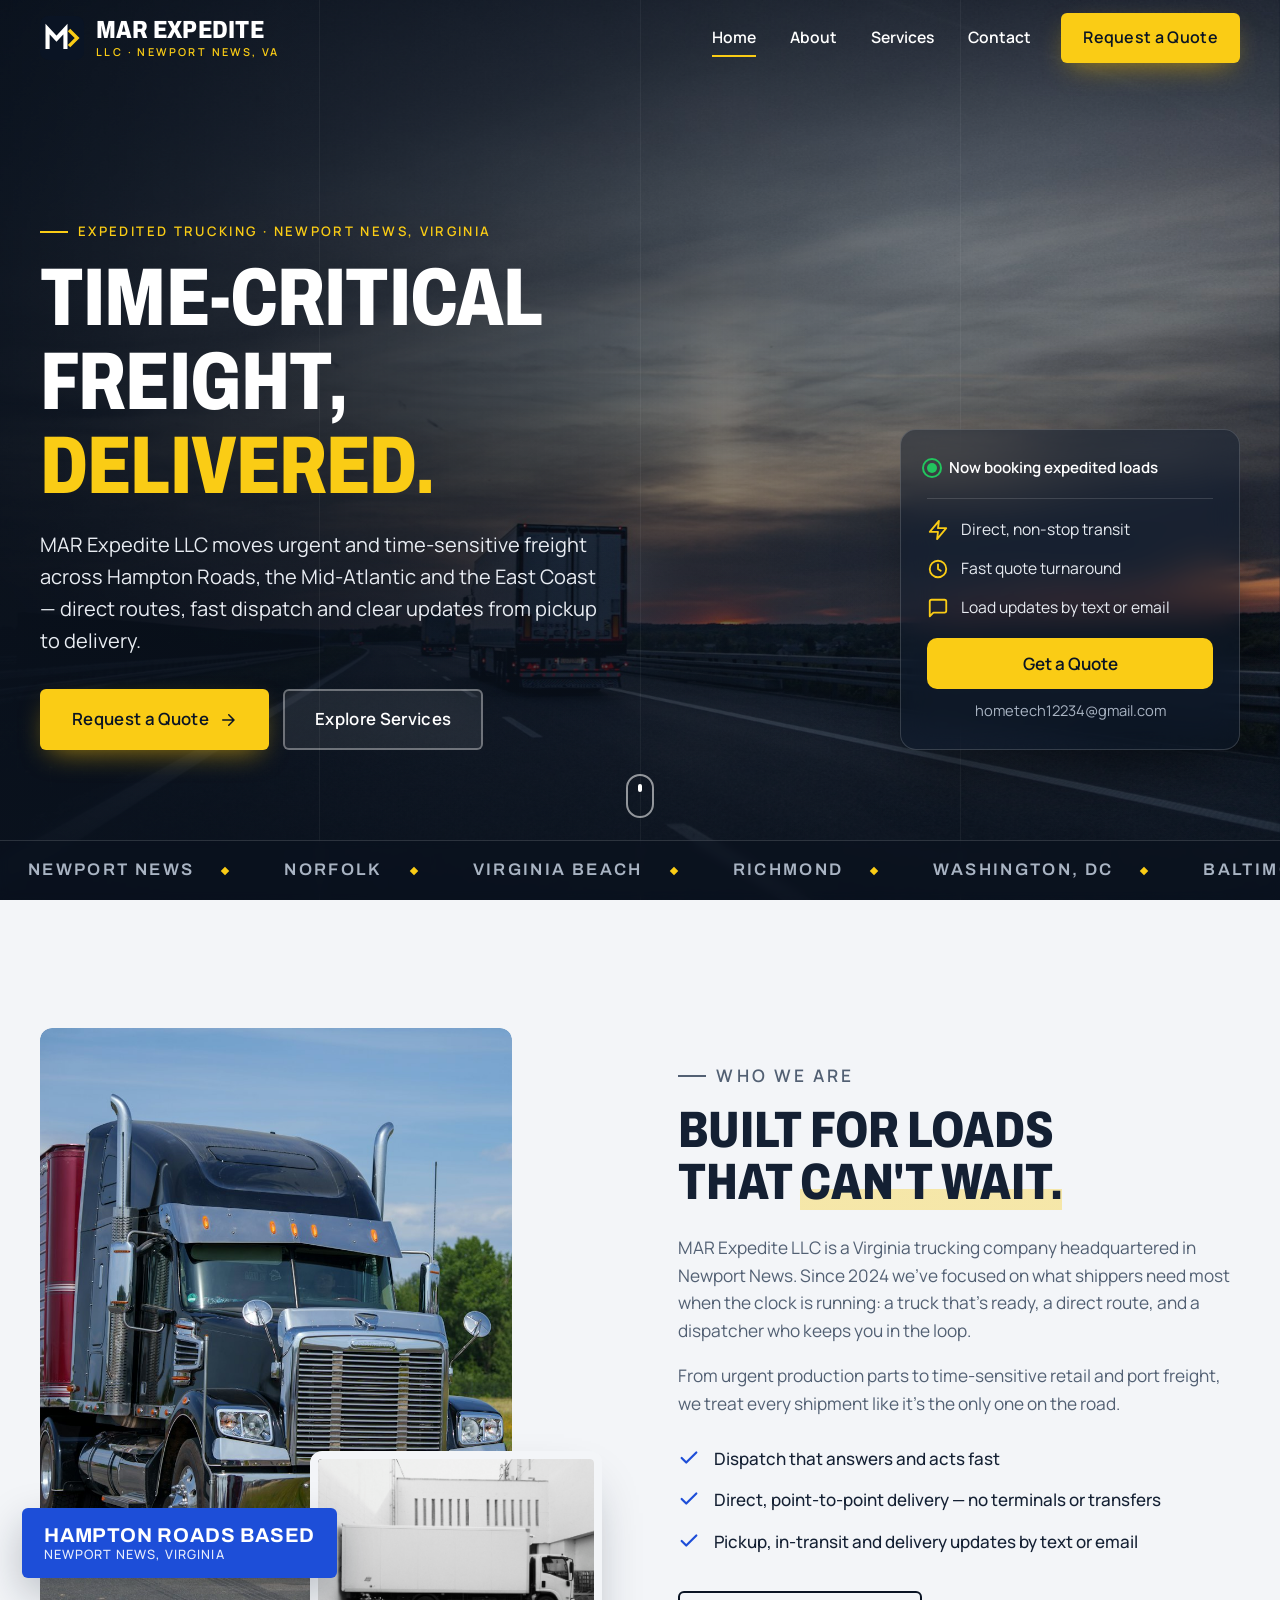
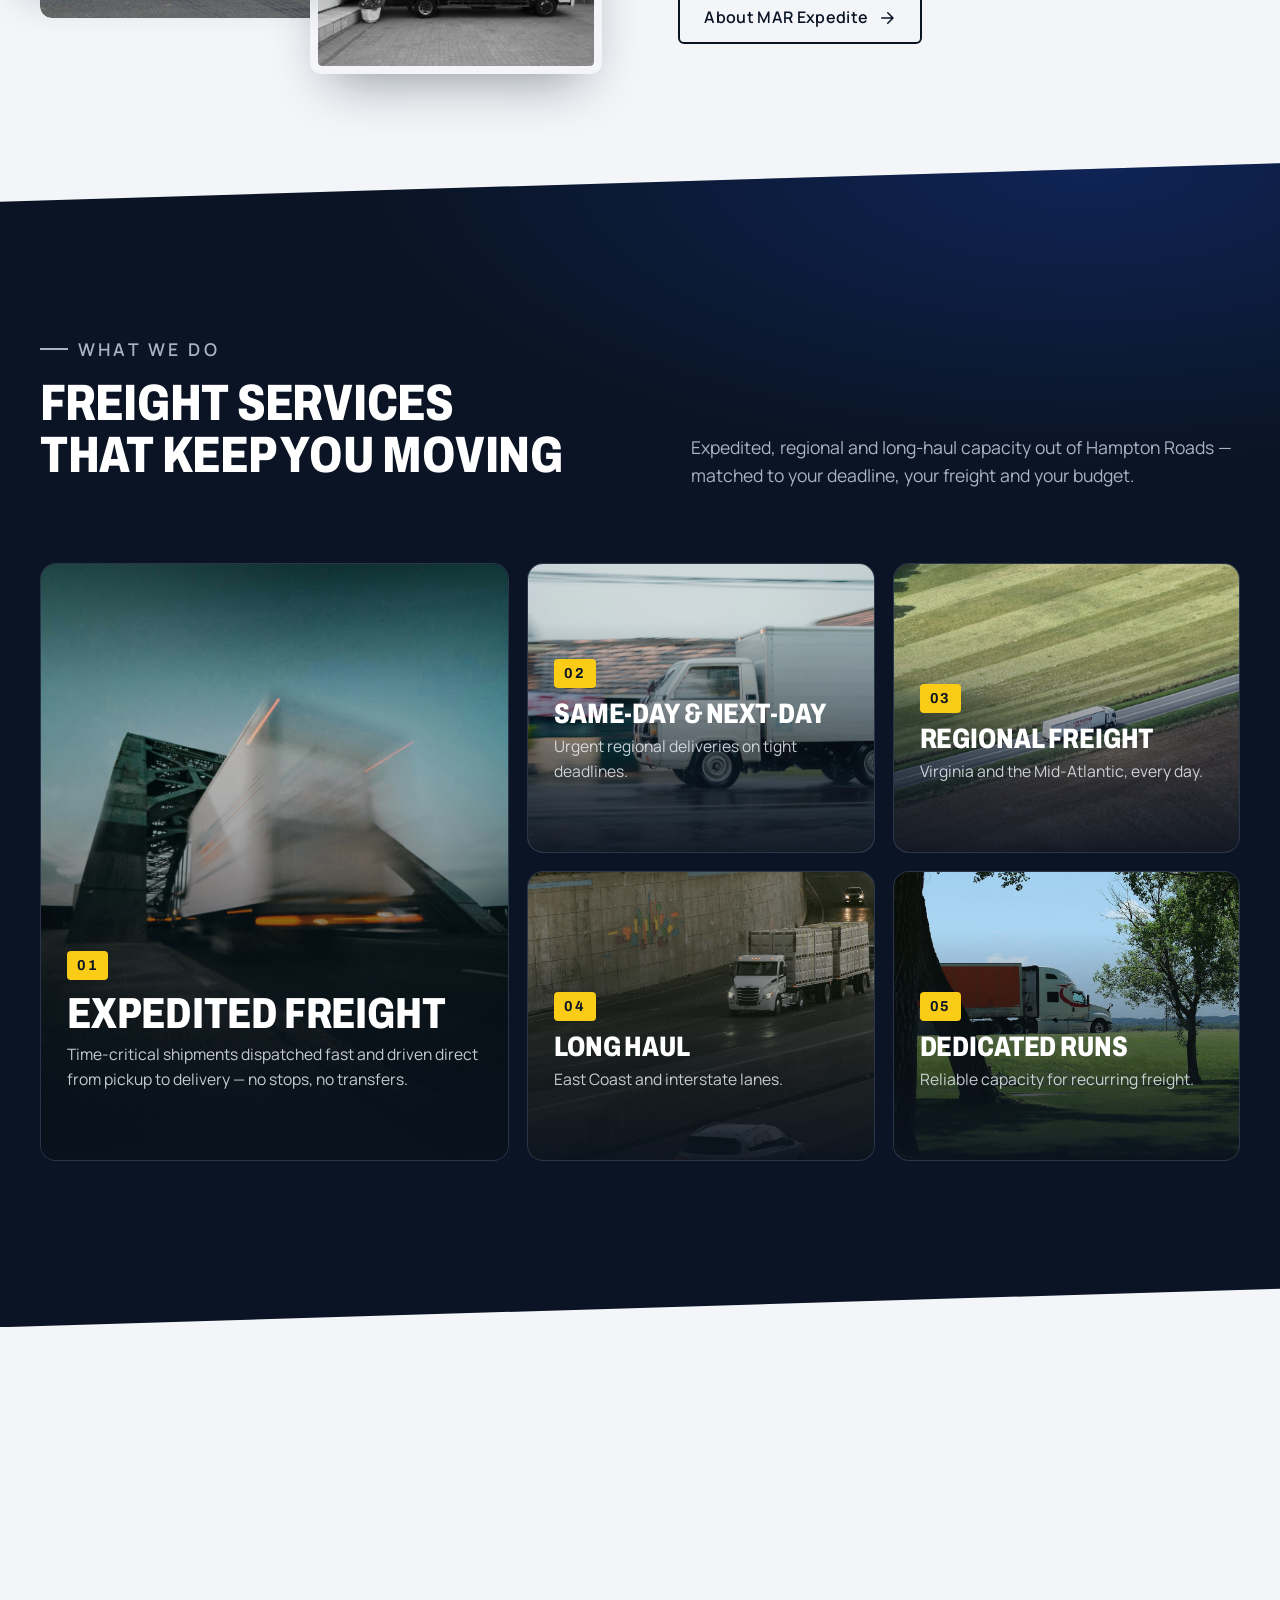
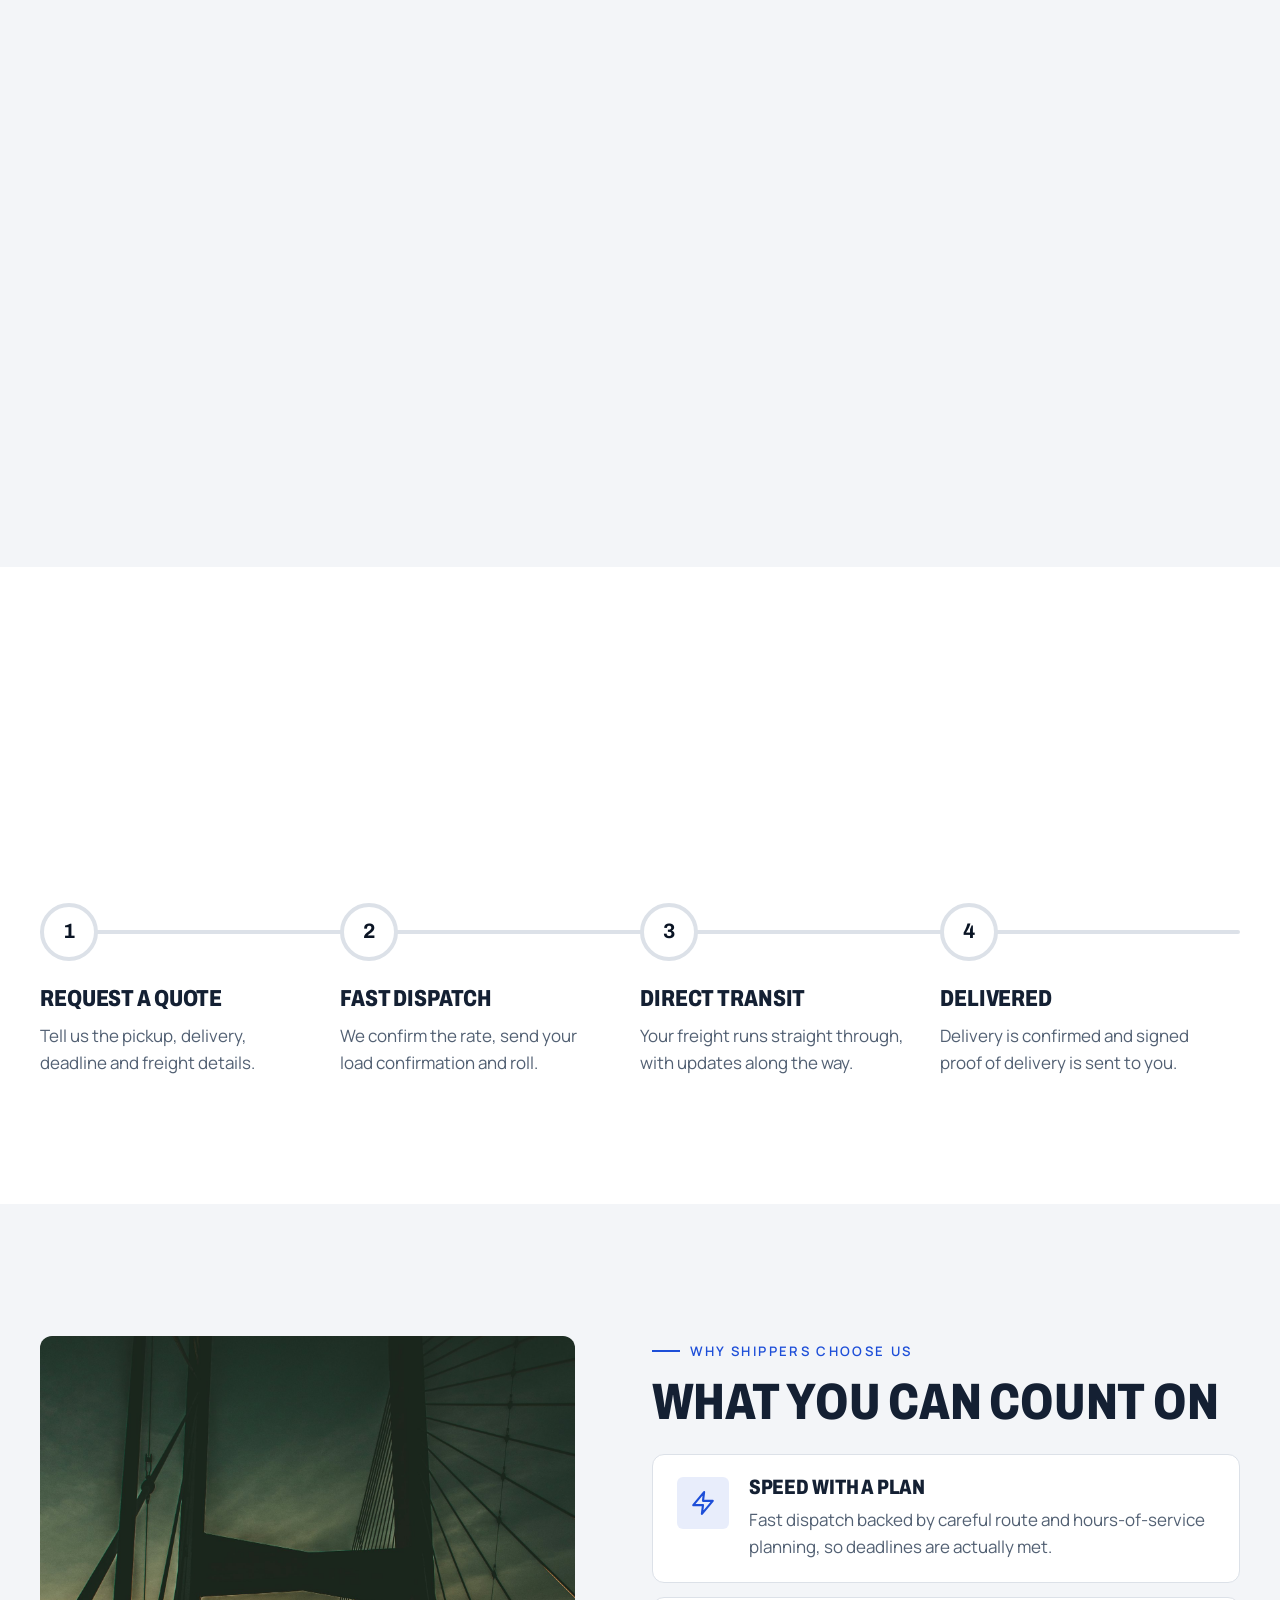
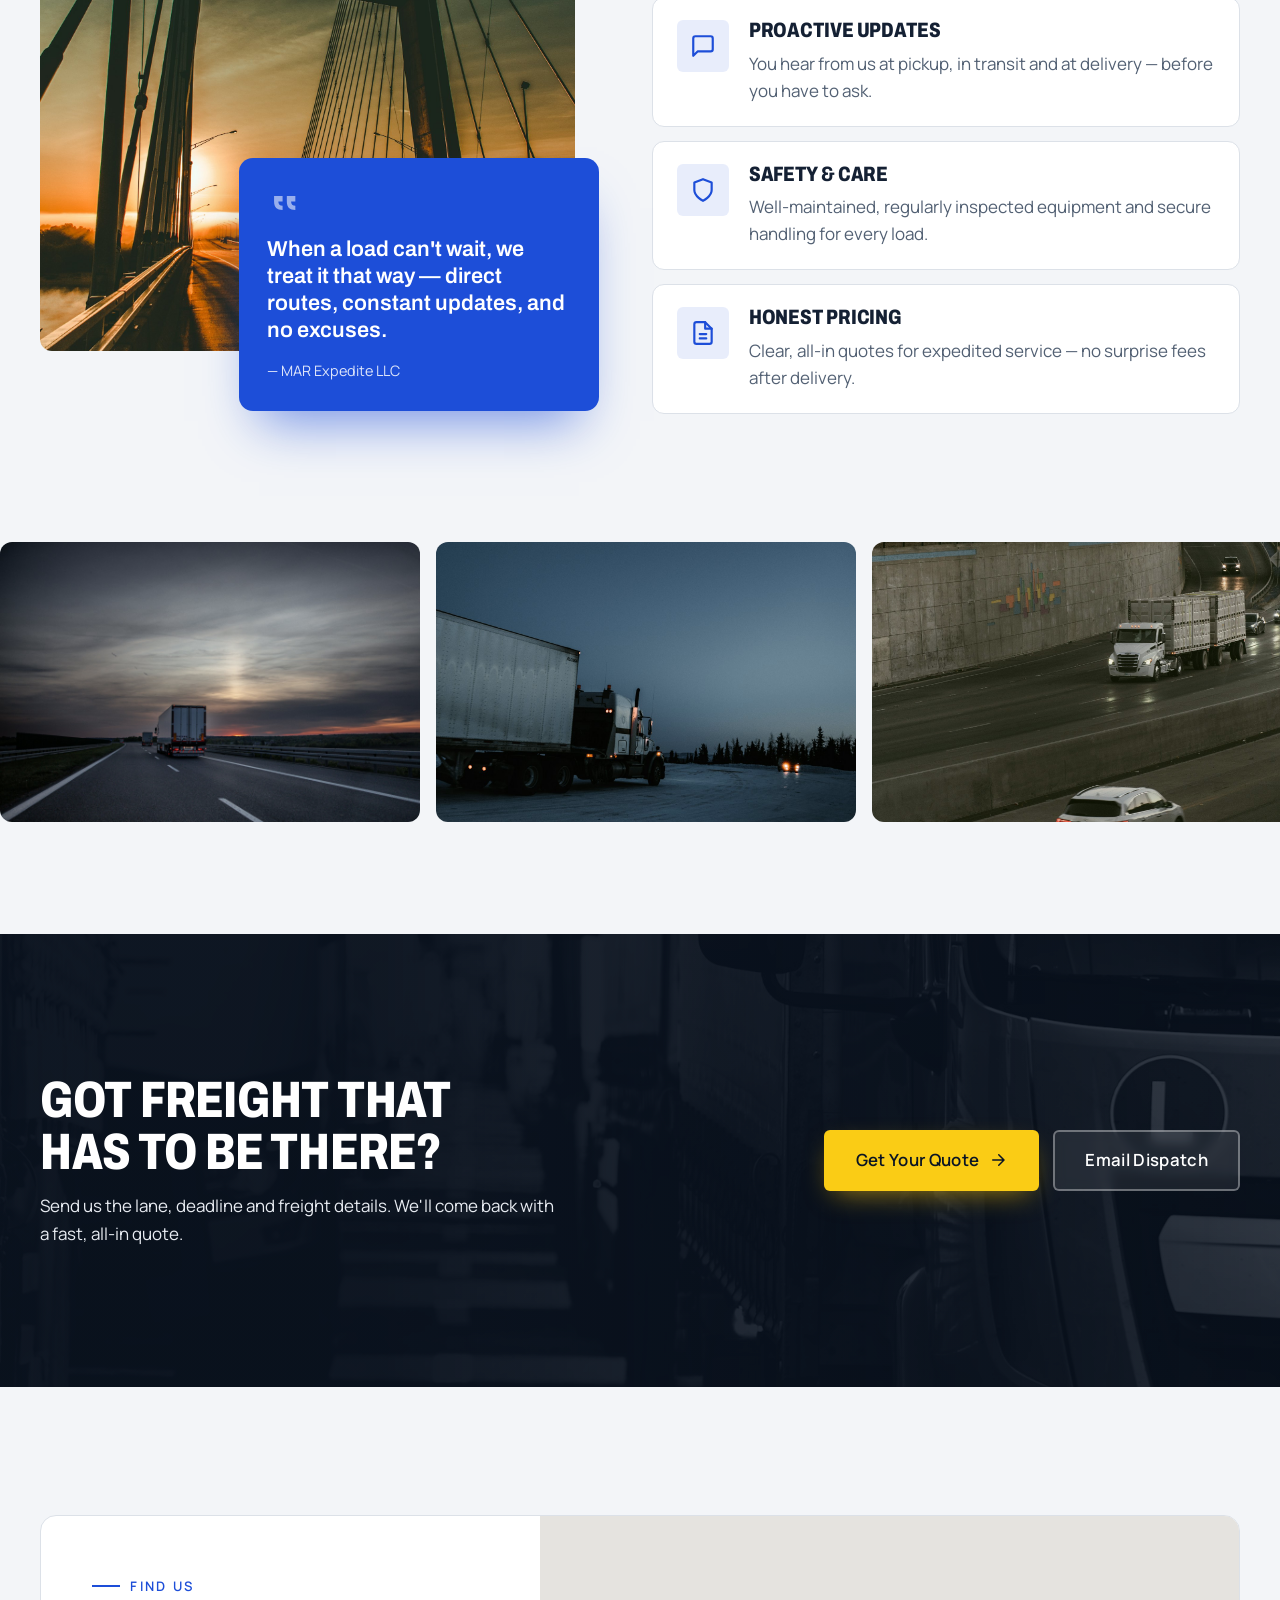
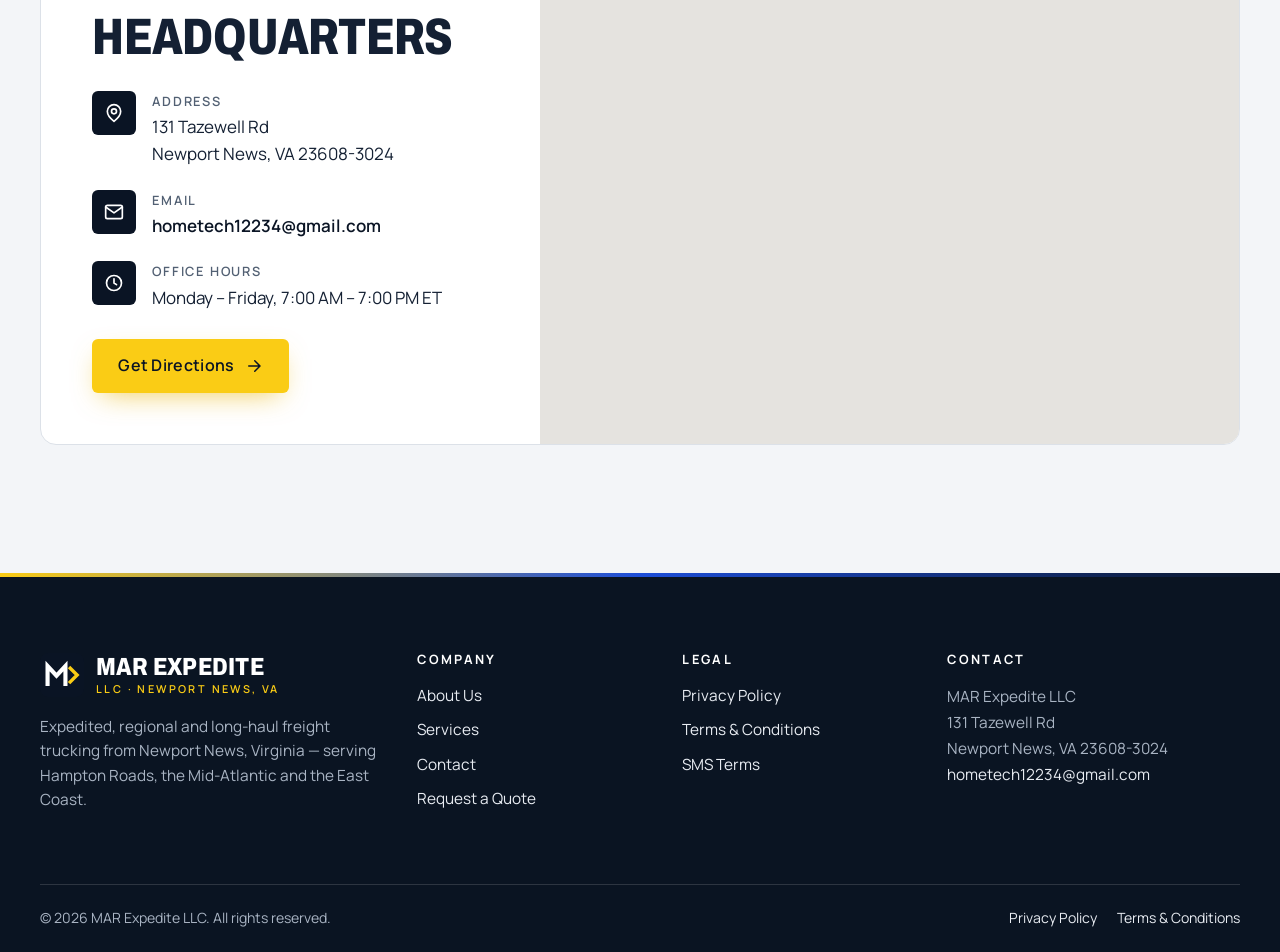
<file: index.html>
<!doctype html>
<html lang="en">
<head>
  <meta charset="utf-8">
  <meta name="viewport" content="width=device-width, initial-scale=1">
  <title>MAR Expedite LLC | Expedited Freight Trucking in Newport News, Virginia</title>
  <meta name="description" content="MAR Expedite LLC is an expedited freight trucking company based in Newport News, Virginia, moving time-critical, regional and long-haul freight across Hampton Roads, the Mid-Atlantic and the East Coast.">
  <link rel="canonical" href="https://marexpeditellc.com/">
  <meta property="og:type" content="website">
  <meta property="og:title" content="MAR Expedite LLC | Expedited Freight from Newport News, VA">
  <meta property="og:description" content="Time-critical, regional and long-haul freight across Hampton Roads, the Mid-Atlantic and the East Coast.">
  <meta property="og:url" content="https://marexpeditellc.com/">
  <meta property="og:image" content="https://marexpeditellc.com/assets/img/highway-sunset.jpg">
  <meta name="theme-color" content="#0A1424">
  <link rel="icon" type="image/svg+xml" href="assets/img/logo-mark.svg">
  <link rel="preconnect" href="https://fonts.googleapis.com">
  <link rel="preconnect" href="https://fonts.gstatic.com" crossorigin>
  <link href="https://fonts.googleapis.com/css2?family=Archivo:wdth,wght@62..125,500..900&family=Manrope:wght@400;500;600;700;800&display=swap" rel="stylesheet">
  <link rel="stylesheet" href="assets/css/styles.css">
  <script type="application/ld+json">
  {
    "@context": "https://schema.org",
    "@type": "LocalBusiness",
    "name": "MAR Expedite LLC",
    "legalName": "MAR Expedite LLC",
    "url": "https://marexpeditellc.com/",
    "logo": "https://marexpeditellc.com/assets/img/logo.svg",
    "image": "https://marexpeditellc.com/assets/img/highway-sunset.jpg",
    "email": "hometech12234@gmail.com",
    "founder": "Michael Robinson",
    "foundingDate": "2024-02-20",
    "address": {
      "@type": "PostalAddress",
      "streetAddress": "131 Tazewell Rd",
      "addressLocality": "Newport News",
      "addressRegion": "VA",
      "postalCode": "23608-3024",
      "addressCountry": "US"
    },
    "areaServed": "United States"
  }
  </script>
</head>
<body>
  <a class="skip-link" href="#main">Skip to content</a>

  <header class="site-header">
    <div class="container header-inner">
      <a class="brand" href="index.html" aria-label="MAR Expedite LLC — Home">
        <img src="assets/img/logo-mark.svg" alt="" width="44" height="44">
        <span class="brand-text"><span class="brand-name">MAR Expedite</span><span class="brand-sub">LLC · Newport News, VA</span></span>
      </a>
      <button class="nav-toggle" type="button" aria-controls="main-nav" aria-expanded="false" aria-label="Open menu">
        <svg viewBox="0 0 24 24" fill="none" stroke="currentColor" stroke-width="2" stroke-linecap="round" aria-hidden="true"><path d="M4 7h16M4 12h16M4 17h16"/></svg>
      </button>
      <nav class="main-nav" id="main-nav" aria-label="Main">
        <ul>
          <li><a href="index.html" aria-current="page">Home</a></li>
          <li><a href="about.html">About</a></li>
          <li><a href="services.html">Services</a></li>
          <li><a href="contact.html">Contact</a></li>
          <li><a class="btn btn-primary" href="contact.html">Request a Quote</a></li>
        </ul>
      </nav>
    </div>
  </header>
  <div class="nav-backdrop" aria-hidden="true"></div>
  <main id="main">
    <!-- Hero -->
    <section class="hero on-dark">
      <div class="hero-media">
        <img src="assets/img/highway-sunset.jpg" alt="Tractor-trailer driving down an open highway at sunset" width="1800" height="1200" fetchpriority="high" style="object-position:50% 60%">
      </div>
      <div class="hero-lines" aria-hidden="true"><span></span><span></span><span></span></div>
      <div class="container hero-grid">
        <div class="hero-content">
          <p class="eyebrow fade-in">Expedited trucking · Newport News, Virginia</p>
          <h1>
            <span class="line"><span>Time-critical</span></span>
            <span class="line"><span>freight,</span></span>
            <span class="line"><span><em>delivered.</em></span></span>
          </h1>
          <p class="hero-lead fade-in d1">MAR Expedite LLC moves urgent and time-sensitive freight across Hampton Roads, the Mid-Atlantic and the East Coast — direct routes, fast dispatch and clear updates from pickup to delivery.</p>
          <div class="hero-actions fade-in d2">
            <a class="btn btn-primary btn-lg" href="contact.html">Request a Quote
              <svg viewBox="0 0 24 24" fill="none" stroke="currentColor" stroke-width="2" stroke-linecap="round" stroke-linejoin="round" aria-hidden="true"><path d="M5 12h14M13 5l7 7-7 7"/></svg>
            </a>
            <a class="btn btn-ghost btn-lg" href="services.html">Explore Services</a>
          </div>
        </div>
        <aside class="hero-card fade-in d3" aria-label="Quick contact">
          <div class="hero-card-top">
            <span class="pulse" aria-hidden="true"></span>
            <span>Now booking expedited loads</span>
          </div>
          <ul class="hero-card-list">
            <li><svg viewBox="0 0 24 24" fill="none" stroke="currentColor" stroke-width="2" stroke-linecap="round" stroke-linejoin="round" aria-hidden="true"><path d="M13 2 3 14h9l-1 8 10-12h-9z"/></svg>Direct, non-stop transit</li>
            <li><svg viewBox="0 0 24 24" fill="none" stroke="currentColor" stroke-width="2" stroke-linecap="round" stroke-linejoin="round" aria-hidden="true"><circle cx="12" cy="12" r="9"/><path d="M12 7v5l3 2"/></svg>Fast quote turnaround</li>
            <li><svg viewBox="0 0 24 24" fill="none" stroke="currentColor" stroke-width="2" stroke-linecap="round" stroke-linejoin="round" aria-hidden="true"><path d="M21 15a2 2 0 0 1-2 2H7l-4 4V5a2 2 0 0 1 2-2h14a2 2 0 0 1 2 2z"/></svg>Load updates by text or email</li>
          </ul>
          <a class="hero-card-link is-phone" href="contact.html">Get a Quote</a>
          <a class="hero-card-mail" href="mailto:hometech12234@gmail.com">hometech12234@gmail.com</a>
        </aside>
      </div>
      <a class="scroll-cue" href="#intro" aria-label="Scroll to next section"><span></span></a>
      <div class="ticker" aria-label="Service area">
        <div class="ticker-track">
          <ul>
            <li>Newport News</li><li>Norfolk</li><li>Virginia Beach</li><li>Richmond</li><li>Washington, DC</li><li>Baltimore</li><li>Philadelphia</li><li>Raleigh</li><li>Charlotte</li><li>New York</li>
          </ul>
          <ul aria-hidden="true">
            <li>Newport News</li><li>Norfolk</li><li>Virginia Beach</li><li>Richmond</li><li>Washington, DC</li><li>Baltimore</li><li>Philadelphia</li><li>Raleigh</li><li>Charlotte</li><li>New York</li>
          </ul>
        </div>
      </div>
    </section>

    <!-- Intro -->
    <section class="section intro" id="intro">
      <div class="container split">
        <div class="split-media stacked reveal reveal-left">
          <div class="img-reveal main-shot">
            <img src="assets/img/black-semi-rural.jpg" alt="Black semi truck with a refrigerated trailer on a country road" width="1600" height="1067" loading="lazy" style="object-position:28% 50%">
          </div>
          <div class="img-reveal sub-shot">
            <img src="assets/img/box-truck.jpg" alt="White box truck parked at a loading area" width="1400" height="933" loading="lazy">
          </div>
          <div class="tag">Hampton Roads based<small>Newport News, Virginia</small></div>
        </div>
        <div class="split-body">
          <p class="eyebrow reveal">Who we are</p>
          <h2 class="reveal d1">Built for loads that <span class="hl">can't wait.</span></h2>
          <p class="reveal d2">MAR Expedite LLC is a Virginia trucking company headquartered in Newport News. Since 2024 we've focused on what shippers need most when the clock is running: a truck that's ready, a direct route, and a dispatcher who keeps you in the loop.</p>
          <p class="reveal d2">From urgent production parts to time-sensitive retail and port freight, we treat every shipment like it's the only one on the road.</p>
          <ul class="checklist reveal d3">
            <li><svg viewBox="0 0 24 24" fill="none" stroke="currentColor" stroke-width="2.4" stroke-linecap="round" stroke-linejoin="round" aria-hidden="true"><path d="M20 6 9 17l-5-5"/></svg>Dispatch that answers and acts fast</li>
            <li><svg viewBox="0 0 24 24" fill="none" stroke="currentColor" stroke-width="2.4" stroke-linecap="round" stroke-linejoin="round" aria-hidden="true"><path d="M20 6 9 17l-5-5"/></svg>Direct, point-to-point delivery — no terminals or transfers</li>
            <li><svg viewBox="0 0 24 24" fill="none" stroke="currentColor" stroke-width="2.4" stroke-linecap="round" stroke-linejoin="round" aria-hidden="true"><path d="M20 6 9 17l-5-5"/></svg>Pickup, in-transit and delivery updates by text or email</li>
          </ul>
          <a class="btn btn-outline reveal d4" href="about.html">About MAR Expedite
            <svg viewBox="0 0 24 24" fill="none" stroke="currentColor" stroke-width="2" stroke-linecap="round" stroke-linejoin="round" aria-hidden="true"><path d="M5 12h14M13 5l7 7-7 7"/></svg>
          </a>
        </div>
      </div>
    </section>

    <!-- Services bento -->
    <section class="section section-dark on-dark angled" id="services">
      <div class="container">
        <div class="section-head split">
          <div>
            <p class="eyebrow reveal">What we do</p>
            <h2 class="reveal d1">Freight services that keep you moving</h2>
          </div>
          <p class="reveal d2">Expedited, regional and long-haul capacity out of Hampton Roads — matched to your deadline, your freight and your budget.</p>
        </div>
        <div class="bento">
          <a class="bento-card b-lg reveal" href="services.html#expedited">
            <img src="assets/img/hero-bridge-night.jpg" alt="" loading="lazy">
            <div class="bento-body">
              <span class="bento-num">01</span>
              <h3>Expedited Freight</h3>
              <p>Time-critical shipments dispatched fast and driven direct from pickup to delivery — no stops, no transfers.</p>
              <span class="bento-more">Learn more <svg viewBox="0 0 24 24" fill="none" stroke="currentColor" stroke-width="2" stroke-linecap="round" stroke-linejoin="round" aria-hidden="true"><path d="M5 12h14M13 5l7 7-7 7"/></svg></span>
            </div>
          </a>
          <a class="bento-card reveal d1" href="services.html#same-day">
            <img src="assets/img/cargo-van.jpg" alt="" loading="lazy">
            <div class="bento-body">
              <span class="bento-num">02</span>
              <h3>Same-Day &amp; Next-Day</h3>
              <p>Urgent regional deliveries on tight deadlines.</p>
              <span class="bento-more">Learn more <svg viewBox="0 0 24 24" fill="none" stroke="currentColor" stroke-width="2" stroke-linecap="round" stroke-linejoin="round" aria-hidden="true"><path d="M5 12h14M13 5l7 7-7 7"/></svg></span>
            </div>
          </a>
          <a class="bento-card reveal d2" href="services.html#regional">
            <img src="assets/img/truck-fields.jpg" alt="" loading="lazy">
            <div class="bento-body">
              <span class="bento-num">03</span>
              <h3>Regional Freight</h3>
              <p>Virginia and the Mid-Atlantic, every day.</p>
              <span class="bento-more">Learn more <svg viewBox="0 0 24 24" fill="none" stroke="currentColor" stroke-width="2" stroke-linecap="round" stroke-linejoin="round" aria-hidden="true"><path d="M5 12h14M13 5l7 7-7 7"/></svg></span>
            </div>
          </a>
          <a class="bento-card reveal d1" href="services.html#long-haul">
            <img src="assets/img/container-highway.jpg" alt="" loading="lazy">
            <div class="bento-body">
              <span class="bento-num">04</span>
              <h3>Long Haul</h3>
              <p>East Coast and interstate lanes.</p>
              <span class="bento-more">Learn more <svg viewBox="0 0 24 24" fill="none" stroke="currentColor" stroke-width="2" stroke-linecap="round" stroke-linejoin="round" aria-hidden="true"><path d="M5 12h14M13 5l7 7-7 7"/></svg></span>
            </div>
          </a>
          <a class="bento-card reveal d2" href="services.html#dedicated">
            <img src="assets/img/white-semi-orange-trailer.jpg" alt="" loading="lazy">
            <div class="bento-body">
              <span class="bento-num">05</span>
              <h3>Dedicated Runs</h3>
              <p>Reliable capacity for recurring freight.</p>
              <span class="bento-more">Learn more <svg viewBox="0 0 24 24" fill="none" stroke="currentColor" stroke-width="2" stroke-linecap="round" stroke-linejoin="round" aria-hidden="true"><path d="M5 12h14M13 5l7 7-7 7"/></svg></span>
            </div>
          </a>
        </div>
      </div>
    </section>

    <!-- Coverage map -->
    <section class="section coverage">
      <div class="container coverage-grid">
        <div>
          <p class="eyebrow reveal">Where we run</p>
          <h2 class="reveal d1">Based in Hampton Roads. Running the East Coast.</h2>
          <p class="reveal d2 muted">Newport News puts us minutes from the Port of Virginia and the I-64 / I-95 corridors — a fast launch point for freight headed up the Mid-Atlantic, down the Carolinas and beyond.</p>
          <ul class="lane-list reveal d3">
            <li><span>Newport News → Richmond, VA</span><span>Regional</span></li>
            <li><span>Hampton Roads → Washington, DC</span><span>Regional</span></li>
            <li><span>Virginia → Baltimore &amp; Philadelphia</span><span>Regional</span></li>
            <li><span>Virginia → Charlotte &amp; Atlanta</span><span>Long haul</span></li>
            <li><span>Virginia → Nationwide</span><span>Long haul</span></li>
          </ul>
        </div>
        <div class="route-map reveal reveal-scale" aria-hidden="true">
          <svg viewBox="0 0 800 420" role="presentation">
            <defs>
              <pattern id="dots" width="16" height="16" patternUnits="userSpaceOnUse"><circle cx="2" cy="2" r="1.4" fill="#C3CBD6"/></pattern>
            </defs>
            <rect width="800" height="420" fill="url(#dots)"/>
            <path d="M720 10 C 690 50, 640 90, 625 130 S 600 190, 590 225 S 560 280, 520 320 S 440 385, 400 420" fill="none" stroke="#93B4E8" stroke-width="2" stroke-dasharray="2 6"/>
            <g class="routes" fill="none" stroke-linecap="round">
              <path d="M550 219 Q 522 200 499 195"/>
              <path id="r-dc" d="M550 219 Q 545 170 520 124"/>
              <path d="M550 219 Q 572 160 542 104"/>
              <path id="r-ph" d="M550 219 Q 612 150 617 70"/>
              <path id="r-ny" d="M550 219 Q 662 120 678 31"/>
              <path d="M550 219 Q 500 270 437 287"/>
              <path id="r-cl" d="M550 219 Q 440 300 322 315"/>
              <path id="r-at" d="M550 219 Q 330 380 138 392"/>
            </g>
            <g fill="#FACC15" stroke="#0A1424" stroke-width="2">
              <circle r="6"><animateMotion dur="4s" repeatCount="indefinite"><mpath href="#r-ny"/></animateMotion></circle>
              <circle r="6"><animateMotion dur="6s" repeatCount="indefinite" begin="1s"><mpath href="#r-at"/></animateMotion></circle>
              <circle r="6"><animateMotion dur="3.5s" repeatCount="indefinite" begin=".5s"><mpath href="#r-dc"/></animateMotion></circle>
              <circle r="6"><animateMotion dur="4.5s" repeatCount="indefinite" begin="1.5s"><mpath href="#r-cl"/></animateMotion></circle>
            </g>
            <g class="cities" font-family="Archivo, Arial Narrow, sans-serif" font-weight="800" font-size="15" letter-spacing="1" fill="#0A1424">
              <g transform="translate(499 195)"><circle r="6"/><text x="-12" y="5" text-anchor="end">RICHMOND</text></g>
              <g transform="translate(520 124)"><circle r="6"/><text x="-12" y="5" text-anchor="end">WASHINGTON, DC</text></g>
              <g transform="translate(542 104)"><circle r="6"/><text x="-10" y="-10" text-anchor="end">BALTIMORE</text></g>
              <g transform="translate(617 70)"><circle r="6"/><text x="12" y="5">PHILADELPHIA</text></g>
              <g transform="translate(678 31)"><circle r="6"/><text x="12" y="5">NEW YORK</text></g>
              <g transform="translate(437 287)"><circle r="6"/><text x="-12" y="5" text-anchor="end">RALEIGH</text></g>
              <g transform="translate(322 315)"><circle r="6"/><text x="0" y="24" text-anchor="middle">CHARLOTTE</text></g>
              <g transform="translate(138 392)"><circle r="6"/><text x="12" y="-8">ATLANTA</text></g>
            </g>
            <g transform="translate(550 219)">
              <circle class="hq-ring" r="10" fill="none" stroke="#1D4ED8" stroke-width="3"/>
              <circle r="10" fill="#1D4ED8" stroke="#fff" stroke-width="3"/>
              <rect x="16" y="4" width="176" height="30" rx="4" fill="#0A1424"/>
              <text x="104" y="24" text-anchor="middle" font-family="Archivo, Arial Narrow, sans-serif" font-weight="800" font-size="13" textLength="156" lengthAdjust="spacingAndGlyphs" fill="#FACC15">NEWPORT NEWS · HQ</text>
            </g>
          </svg>
        </div>
      </div>
    </section>

    <!-- Process -->
    <section class="section section-white">
      <div class="container">
        <div class="section-head">
          <p class="eyebrow reveal">How it works</p>
          <h2 class="reveal d1">From your call to confirmed delivery</h2>
        </div>
        <div class="process">
          <div class="process-road" aria-hidden="true"><span></span></div>
          <div class="step">
            <div class="step-dot">1</div>
            <h3>Request a quote</h3>
            <p>Tell us the pickup, delivery, deadline and freight details.</p>
          </div>
          <div class="step">
            <div class="step-dot">2</div>
            <h3>Fast dispatch</h3>
            <p>We confirm the rate, send your load confirmation and roll.</p>
          </div>
          <div class="step">
            <div class="step-dot">3</div>
            <h3>Direct transit</h3>
            <p>Your freight runs straight through, with updates along the way.</p>
          </div>
          <div class="step">
            <div class="step-dot">4</div>
            <h3>Delivered</h3>
            <p>Delivery is confirmed and signed proof of delivery is sent to you.</p>
          </div>
        </div>
      </div>
    </section>

    <!-- Commitments -->
    <section class="section">
      <div class="container commit-wrap">
        <div class="commit-photo reveal reveal-left">
          <div class="img-reveal"><img src="assets/img/mack-bridge-dawn.jpg" alt="Truck crossing a cable-stayed bridge at dawn" width="1600" height="1067" loading="lazy"></div>
          <div class="commit-quote">
            <svg viewBox="0 0 24 24" fill="currentColor" aria-hidden="true"><path d="M7 7h4v4H8c0 2 1 3 3 3v3c-4 0-6-2-6-6V7zm9 0h4v4h-3c0 2 1 3 3 3v3c-4 0-6-2-6-6V7z"/></svg>
            <p>When a load can't wait, we treat it that way — direct routes, constant updates, and no excuses.</p>
            <span>— MAR Expedite LLC</span>
          </div>
        </div>
        <div>
          <p class="eyebrow reveal">Why shippers choose us</p>
          <h2 class="reveal d1">What you can count on</h2>
          <div class="commit-list">
            <div class="commit reveal">
              <div class="commit-icon"><svg viewBox="0 0 24 24" fill="none" stroke="currentColor" stroke-width="2" stroke-linecap="round" stroke-linejoin="round" aria-hidden="true"><path d="M13 2 3 14h9l-1 8 10-12h-9z"/></svg></div>
              <div><h3>Speed with a plan</h3><p>Fast dispatch backed by careful route and hours-of-service planning, so deadlines are actually met.</p></div>
            </div>
            <div class="commit reveal d1">
              <div class="commit-icon"><svg viewBox="0 0 24 24" fill="none" stroke="currentColor" stroke-width="2" stroke-linecap="round" stroke-linejoin="round" aria-hidden="true"><path d="M21 15a2 2 0 0 1-2 2H7l-4 4V5a2 2 0 0 1 2-2h14a2 2 0 0 1 2 2z"/></svg></div>
              <div><h3>Proactive updates</h3><p>You hear from us at pickup, in transit and at delivery — before you have to ask.</p></div>
            </div>
            <div class="commit reveal d2">
              <div class="commit-icon"><svg viewBox="0 0 24 24" fill="none" stroke="currentColor" stroke-width="2" stroke-linecap="round" stroke-linejoin="round" aria-hidden="true"><path d="M12 22s8-4 8-10V5l-8-3-8 3v7c0 6 8 10 8 10z"/></svg></div>
              <div><h3>Safety &amp; care</h3><p>Well-maintained, regularly inspected equipment and secure handling for every load.</p></div>
            </div>
            <div class="commit reveal d3">
              <div class="commit-icon"><svg viewBox="0 0 24 24" fill="none" stroke="currentColor" stroke-width="2" stroke-linecap="round" stroke-linejoin="round" aria-hidden="true"><path d="M14 2H6a2 2 0 0 0-2 2v16a2 2 0 0 0 2 2h12a2 2 0 0 0 2-2V8z"/><path d="M14 2v6h6M9 13h6M9 17h6"/></svg></div>
              <div><h3>Honest pricing</h3><p>Clear, all-in quotes for expedited service — no surprise fees after delivery.</p></div>
            </div>
          </div>
        </div>
      </div>
    </section>

    <!-- Photo marquee -->
    <section class="gallery" aria-label="Photo gallery">
      <div class="gallery-track">
        <img src="assets/img/highway-sunset.jpg" alt="" loading="lazy">
        <img src="assets/img/freight-truck-road.jpg" alt="" loading="lazy">
        <img src="assets/img/container-highway.jpg" alt="" loading="lazy">
        <img src="assets/img/black-semi-rural.jpg" alt="" loading="lazy">
        <img src="assets/img/truck-fields.jpg" alt="" loading="lazy">
        <img src="assets/img/white-semi-orange-trailer.jpg" alt="" loading="lazy">
        <img src="assets/img/highway-sunset.jpg" alt="" loading="lazy" aria-hidden="true">
        <img src="assets/img/freight-truck-road.jpg" alt="" loading="lazy" aria-hidden="true">
        <img src="assets/img/container-highway.jpg" alt="" loading="lazy" aria-hidden="true">
        <img src="assets/img/black-semi-rural.jpg" alt="" loading="lazy" aria-hidden="true">
        <img src="assets/img/truck-fields.jpg" alt="" loading="lazy" aria-hidden="true">
        <img src="assets/img/white-semi-orange-trailer.jpg" alt="" loading="lazy" aria-hidden="true">
      </div>
    </section>

    <!-- CTA -->
    <section class="cta-band on-dark">
      <img src="assets/img/semi-line.jpg" alt="" data-parallax loading="lazy">
      <div class="container cta-inner">
        <div class="reveal">
          <h2>Got freight that has to be there?</h2>
          <p>Send us the lane, deadline and freight details. We'll come back with a fast, all-in quote.</p>
        </div>
        <div class="cta-actions reveal d2">
          <a class="btn btn-primary btn-lg" href="contact.html">Get Your Quote
            <svg viewBox="0 0 24 24" fill="none" stroke="currentColor" stroke-width="2" stroke-linecap="round" stroke-linejoin="round" aria-hidden="true"><path d="M5 12h14M13 5l7 7-7 7"/></svg>
          </a>
          <a class="btn btn-ghost btn-lg" href="mailto:hometech12234@gmail.com">Email Dispatch</a>
        </div>
      </div>
    </section>

    <!-- Location -->
    <section class="section">
      <div class="container">
        <div class="location reveal">
          <div class="location-info">
            <p class="eyebrow">Find us</p>
            <h2>Headquarters</h2>
            <ul class="info-list">
              <li>
                <span class="ic"><svg viewBox="0 0 24 24" fill="none" stroke="currentColor" stroke-width="2" stroke-linecap="round" stroke-linejoin="round" aria-hidden="true"><path d="M20 10c0 6-8 12-8 12S4 16 4 10a8 8 0 0 1 16 0z"/><circle cx="12" cy="10" r="3"/></svg></span>
                <div><strong>Address</strong>131 Tazewell Rd<br>Newport News, VA 23608-3024</div>
              </li>
              <li>
                <span class="ic"><svg viewBox="0 0 24 24" fill="none" stroke="currentColor" stroke-width="2" stroke-linecap="round" stroke-linejoin="round" aria-hidden="true"><rect x="2" y="4" width="20" height="16" rx="2"/><path d="m22 6-10 7L2 6"/></svg></span>
                <div><strong>Email</strong><a href="mailto:hometech12234@gmail.com">hometech12234@gmail.com</a></div>
              </li>
              <li>
                <span class="ic"><svg viewBox="0 0 24 24" fill="none" stroke="currentColor" stroke-width="2" stroke-linecap="round" stroke-linejoin="round" aria-hidden="true"><circle cx="12" cy="12" r="9"/><path d="M12 7v5l3 2"/></svg></span>
                <div><strong>Office hours</strong>Monday – Friday, 7:00 AM – 7:00 PM ET</div>
              </li>
            </ul>
            <a class="btn btn-primary" style="margin-top:28px" href="https://www.google.com/maps/dir/?api=1&amp;destination=131%20Tazewell%20Rd%2C%20Newport%20News%2C%20VA%2023608" target="_blank" rel="noopener">Get Directions
              <svg viewBox="0 0 24 24" fill="none" stroke="currentColor" stroke-width="2" stroke-linecap="round" stroke-linejoin="round" aria-hidden="true"><path d="M5 12h14M13 5l7 7-7 7"/></svg>
            </a>
          </div>
          <div class="map-wrap">
            <iframe title="Map showing MAR Expedite LLC at 131 Tazewell Rd, Newport News, VA 23608" src="https://www.google.com/maps?q=131%20Tazewell%20Rd%2C%20Newport%20News%2C%20VA%2023608&amp;z=15&amp;output=embed" loading="lazy" referrerpolicy="no-referrer-when-downgrade" allowfullscreen></iframe>
          </div>
        </div>
      </div>
    </section>
  </main>
  <footer class="site-footer">
    <div class="container footer-grid">
      <div>
        <a class="brand" href="index.html" aria-label="MAR Expedite LLC — Home">
          <img src="assets/img/logo-mark.svg" alt="" width="44" height="44">
          <span class="brand-text"><span class="brand-name">MAR Expedite</span><span class="brand-sub">LLC · Newport News, VA</span></span>
        </a>
        <p>Expedited, regional and long-haul freight trucking from Newport News, Virginia — serving Hampton Roads, the Mid-Atlantic and the East Coast.</p>
      </div>
      <div>
        <h4>Company</h4>
        <ul>
          <li><a href="about.html">About Us</a></li>
          <li><a href="services.html">Services</a></li>
          <li><a href="contact.html">Contact</a></li>
          <li><a href="contact.html">Request a Quote</a></li>
        </ul>
      </div>
      <div>
        <h4>Legal</h4>
        <ul>
          <li><a href="privacy-policy.html">Privacy Policy</a></li>
          <li><a href="terms-and-conditions.html">Terms &amp; Conditions</a></li>
          <li><a href="terms-and-conditions.html#sms-terms">SMS Terms</a></li>
        </ul>
      </div>
      <div>
        <h4>Contact</h4>
        <address>
          MAR Expedite LLC<br>
          131 Tazewell Rd<br>
          Newport News, VA 23608-3024<br>
          <a href="mailto:hometech12234@gmail.com">hometech12234@gmail.com</a>
        </address>
      </div>
    </div>
    <div class="container footer-bottom">
      <span>&copy; <span data-year>2026</span> MAR Expedite LLC. All rights reserved.</span>
      <nav aria-label="Legal">
        <a href="privacy-policy.html">Privacy Policy</a>
        <a href="terms-and-conditions.html">Terms &amp; Conditions</a>
      </nav>
    </div>
  </footer>

  <script src="assets/js/main.js" defer></script>
</body>
</html>
</file>
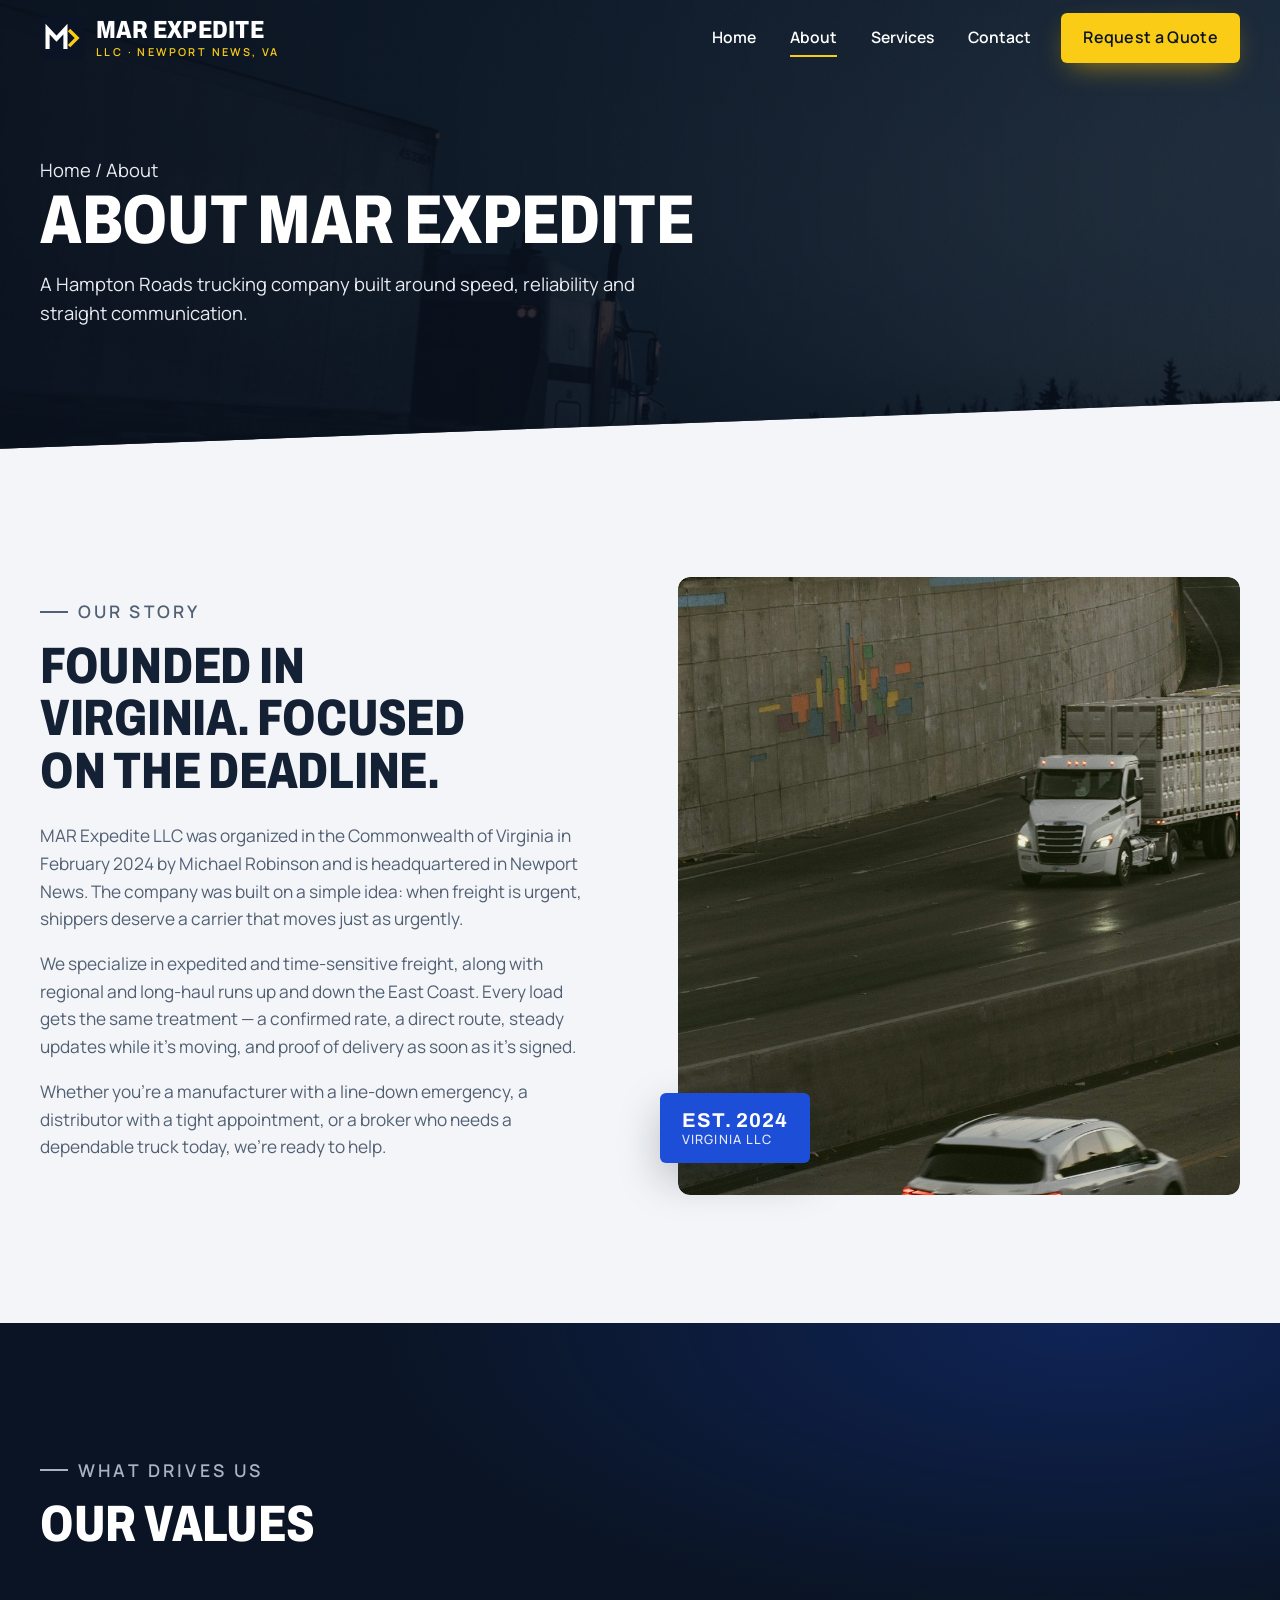
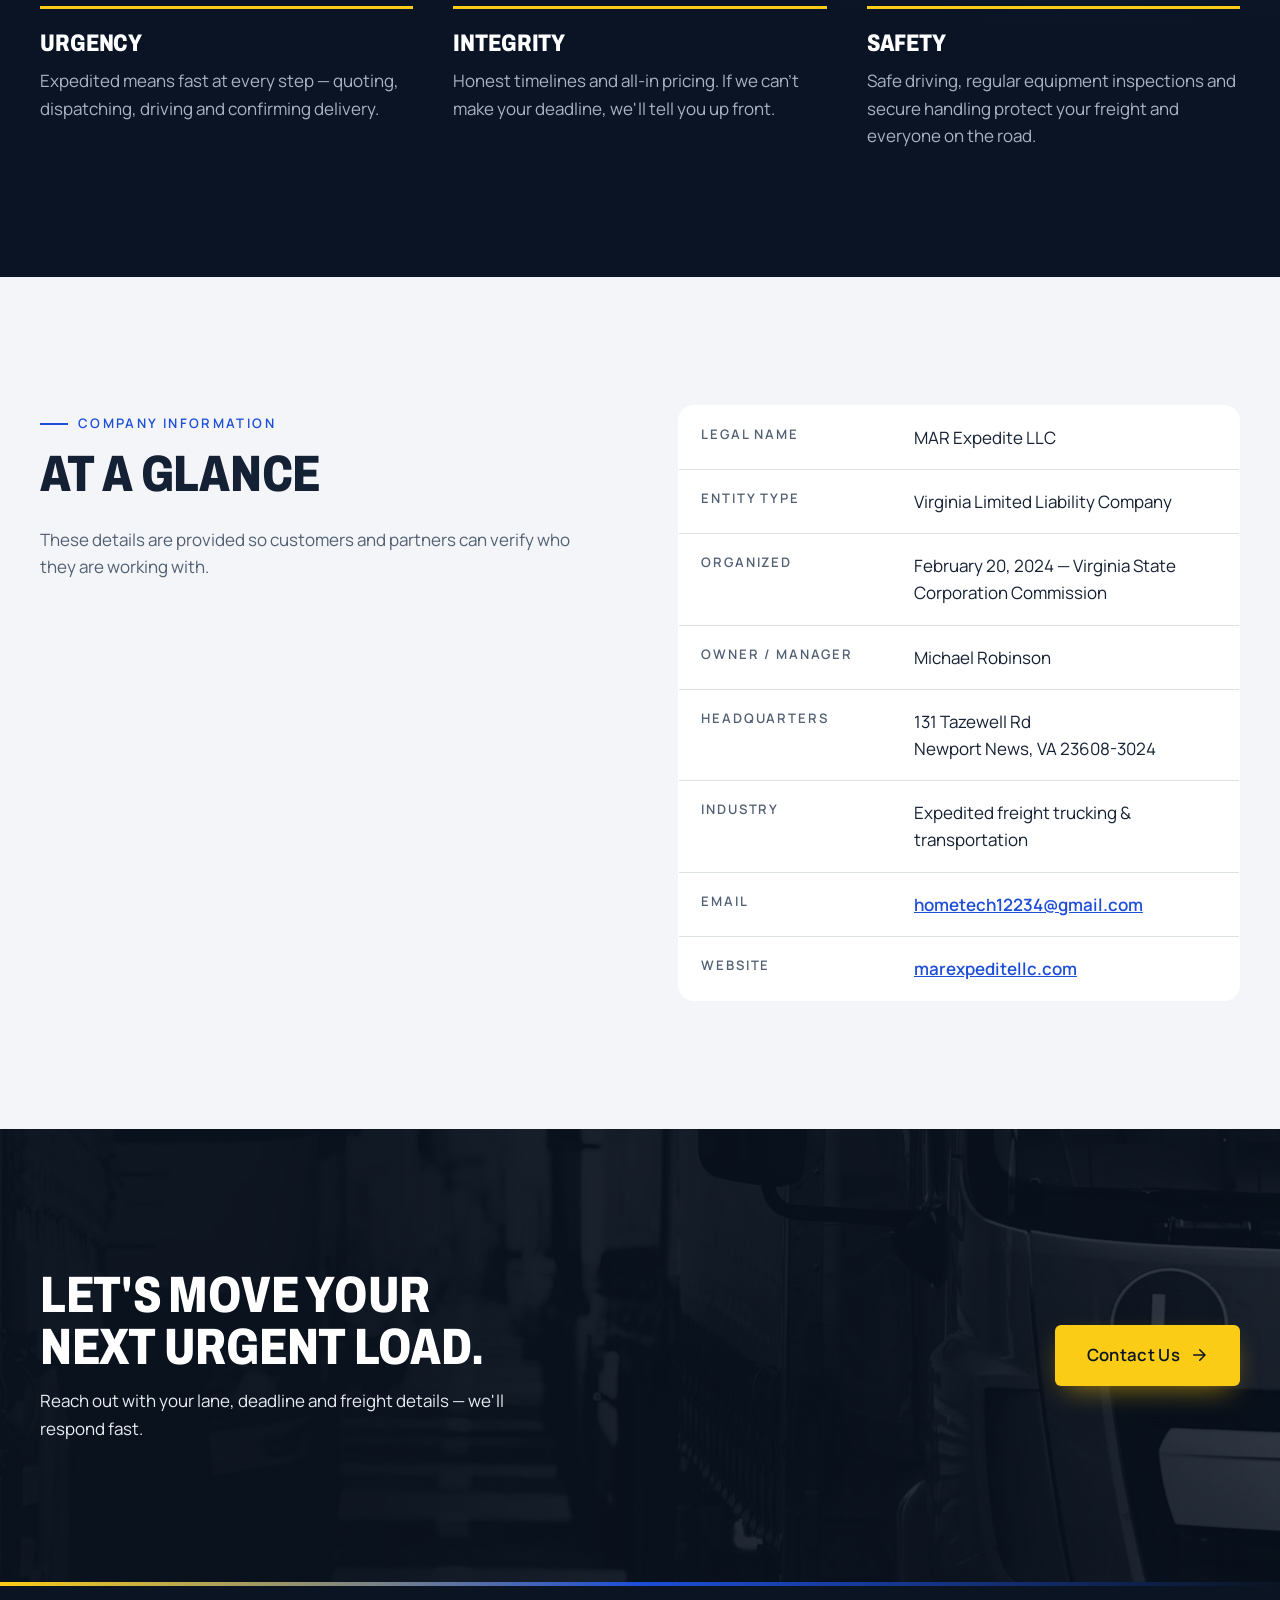
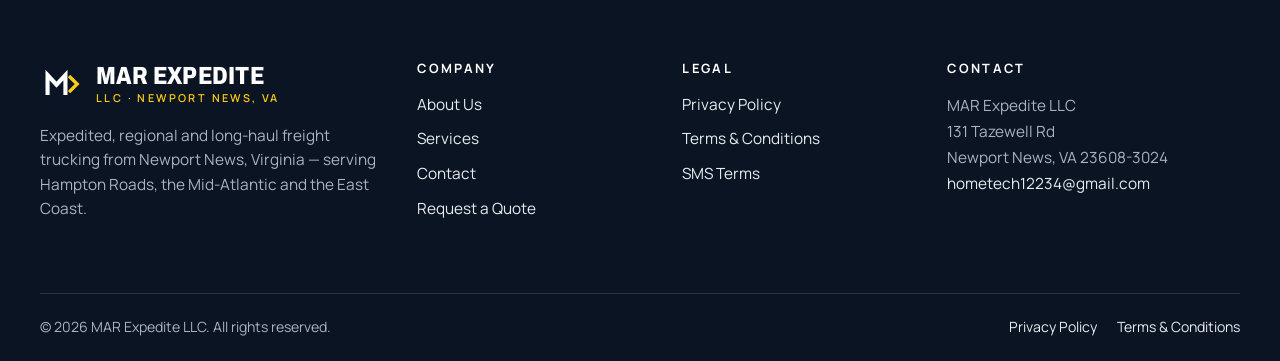
<file: about.html>
<!doctype html>
<html lang="en">
<head>
  <meta charset="utf-8">
  <meta name="viewport" content="width=device-width, initial-scale=1">
  <title>About Us | MAR Expedite LLC</title>
  <meta name="description" content="Learn about MAR Expedite LLC, a Virginia expedited freight trucking company headquartered in Newport News, VA.">
  <link rel="canonical" href="https://marexpeditellc.com/about.html">
  <meta name="theme-color" content="#0A1424">
  <link rel="icon" type="image/svg+xml" href="assets/img/logo-mark.svg">
  <link rel="preconnect" href="https://fonts.googleapis.com">
  <link rel="preconnect" href="https://fonts.gstatic.com" crossorigin>
  <link href="https://fonts.googleapis.com/css2?family=Archivo:wdth,wght@62..125,500..900&family=Manrope:wght@400;500;600;700;800&display=swap" rel="stylesheet">
  <link rel="stylesheet" href="assets/css/styles.css">
</head>
<body>
  <a class="skip-link" href="#main">Skip to content</a>

  <header class="site-header">
    <div class="container header-inner">
      <a class="brand" href="index.html" aria-label="MAR Expedite LLC — Home">
        <img src="assets/img/logo-mark.svg" alt="" width="44" height="44">
        <span class="brand-text"><span class="brand-name">MAR Expedite</span><span class="brand-sub">LLC · Newport News, VA</span></span>
      </a>
      <button class="nav-toggle" type="button" aria-controls="main-nav" aria-expanded="false" aria-label="Open menu">
        <svg viewBox="0 0 24 24" fill="none" stroke="currentColor" stroke-width="2" stroke-linecap="round" aria-hidden="true"><path d="M4 7h16M4 12h16M4 17h16"/></svg>
      </button>
      <nav class="main-nav" id="main-nav" aria-label="Main">
        <ul>
          <li><a href="index.html">Home</a></li>
          <li><a href="about.html" aria-current="page">About</a></li>
          <li><a href="services.html">Services</a></li>
          <li><a href="contact.html">Contact</a></li>
          <li><a class="btn btn-primary" href="contact.html">Request a Quote</a></li>
        </ul>
      </nav>
    </div>
  </header>
  <div class="nav-backdrop" aria-hidden="true"></div>
  <main id="main">
    <section class="page-hero on-dark">
      <img src="assets/img/freight-truck-road.jpg" alt="" width="1400" height="933">
      <div class="container">
        <p class="crumbs fade-in"><a href="index.html">Home</a> / About</p>
        <h1 class="fade-in d1">About MAR Expedite</h1>
        <p class="fade-in d2">A Hampton Roads trucking company built around speed, reliability and straight communication.</p>
      </div>
    </section>

    <section class="section">
      <div class="container split">
        <div class="split-body">
          <p class="eyebrow reveal">Our story</p>
          <h2 class="reveal d1">Founded in Virginia. Focused on the deadline.</h2>
          <p class="reveal d2">MAR Expedite LLC was organized in the Commonwealth of Virginia in February 2024 by Michael Robinson and is headquartered in Newport News. The company was built on a simple idea: when freight is urgent, shippers deserve a carrier that moves just as urgently.</p>
          <p class="reveal d2">We specialize in expedited and time-sensitive freight, along with regional and long-haul runs up and down the East Coast. Every load gets the same treatment — a confirmed rate, a direct route, steady updates while it's moving, and proof of delivery as soon as it's signed.</p>
          <p class="reveal d3">Whether you're a manufacturer with a line-down emergency, a distributor with a tight appointment, or a broker who needs a dependable truck today, we're ready to help.</p>
        </div>
        <div class="split-media reveal reveal-right">
          <div class="img-reveal">
            <img src="assets/img/container-highway.jpg" alt="Truck hauling freight along a city highway" width="1600" height="1067" loading="lazy" style="aspect-ratio:4/4.4">
          </div>
          <div class="tag">Est. 2024<small>Virginia LLC</small></div>
        </div>
      </div>
    </section>

    <section class="section section-dark on-dark">
      <div class="container">
        <div class="section-head">
          <p class="eyebrow reveal">What drives us</p>
          <h2 class="reveal d1">Our values</h2>
        </div>
        <div class="values">
          <div class="value reveal">
            <h3>Urgency</h3>
            <p>Expedited means fast at every step — quoting, dispatching, driving and confirming delivery.</p>
          </div>
          <div class="value reveal d1">
            <h3>Integrity</h3>
            <p>Honest timelines and all-in pricing. If we can't make your deadline, we'll tell you up front.</p>
          </div>
          <div class="value reveal d2">
            <h3>Safety</h3>
            <p>Safe driving, regular equipment inspections and secure handling protect your freight and everyone on the road.</p>
          </div>
        </div>
      </div>
    </section>

    <section class="section">
      <div class="container split" style="align-items:start">
        <div>
          <p class="eyebrow reveal">Company information</p>
          <h2 class="reveal d1">At a glance</h2>
          <p class="reveal d2" style="color:var(--text-muted)">These details are provided so customers and partners can verify who they are working with.</p>
        </div>
        <div class="reveal d2">
          <table class="facts">
            <tbody>
              <tr><th scope="row">Legal name</th><td>MAR Expedite LLC</td></tr>
              <tr><th scope="row">Entity type</th><td>Virginia Limited Liability Company</td></tr>
              <tr><th scope="row">Organized</th><td>February 20, 2024 — Virginia State Corporation Commission</td></tr>
              <tr><th scope="row">Owner / Manager</th><td>Michael Robinson</td></tr>
              <tr><th scope="row">Headquarters</th><td>131 Tazewell Rd<br>Newport News, VA 23608-3024</td></tr>
              <tr><th scope="row">Industry</th><td>Expedited freight trucking &amp; transportation</td></tr>
              <tr><th scope="row">Email</th><td><a href="mailto:hometech12234@gmail.com">hometech12234@gmail.com</a></td></tr>
              <tr><th scope="row">Website</th><td><a href="https://marexpeditellc.com">marexpeditellc.com</a></td></tr>
            </tbody>
          </table>
        </div>
      </div>
    </section>

    <section class="cta-band on-dark">
      <img src="assets/img/semi-line.jpg" alt="" data-parallax loading="lazy">
      <div class="container cta-inner">
        <div class="reveal">
          <h2>Let's move your next urgent load.</h2>
          <p>Reach out with your lane, deadline and freight details — we'll respond fast.</p>
        </div>
        <a class="btn btn-primary btn-lg reveal d2" href="contact.html">Contact Us
          <svg viewBox="0 0 24 24" fill="none" stroke="currentColor" stroke-width="2" stroke-linecap="round" stroke-linejoin="round" aria-hidden="true"><path d="M5 12h14M13 5l7 7-7 7"/></svg>
        </a>
      </div>
    </section>
  </main>
  <footer class="site-footer">
    <div class="container footer-grid">
      <div>
        <a class="brand" href="index.html" aria-label="MAR Expedite LLC — Home">
          <img src="assets/img/logo-mark.svg" alt="" width="44" height="44">
          <span class="brand-text"><span class="brand-name">MAR Expedite</span><span class="brand-sub">LLC · Newport News, VA</span></span>
        </a>
        <p>Expedited, regional and long-haul freight trucking from Newport News, Virginia — serving Hampton Roads, the Mid-Atlantic and the East Coast.</p>
      </div>
      <div>
        <h4>Company</h4>
        <ul>
          <li><a href="about.html">About Us</a></li>
          <li><a href="services.html">Services</a></li>
          <li><a href="contact.html">Contact</a></li>
          <li><a href="contact.html">Request a Quote</a></li>
        </ul>
      </div>
      <div>
        <h4>Legal</h4>
        <ul>
          <li><a href="privacy-policy.html">Privacy Policy</a></li>
          <li><a href="terms-and-conditions.html">Terms &amp; Conditions</a></li>
          <li><a href="terms-and-conditions.html#sms-terms">SMS Terms</a></li>
        </ul>
      </div>
      <div>
        <h4>Contact</h4>
        <address>
          MAR Expedite LLC<br>
          131 Tazewell Rd<br>
          Newport News, VA 23608-3024<br>
          <a href="mailto:hometech12234@gmail.com">hometech12234@gmail.com</a>
        </address>
      </div>
    </div>
    <div class="container footer-bottom">
      <span>&copy; <span data-year>2026</span> MAR Expedite LLC. All rights reserved.</span>
      <nav aria-label="Legal">
        <a href="privacy-policy.html">Privacy Policy</a>
        <a href="terms-and-conditions.html">Terms &amp; Conditions</a>
      </nav>
    </div>
  </footer>

  <script src="assets/js/main.js" defer></script>
</body>
</html>
</file>
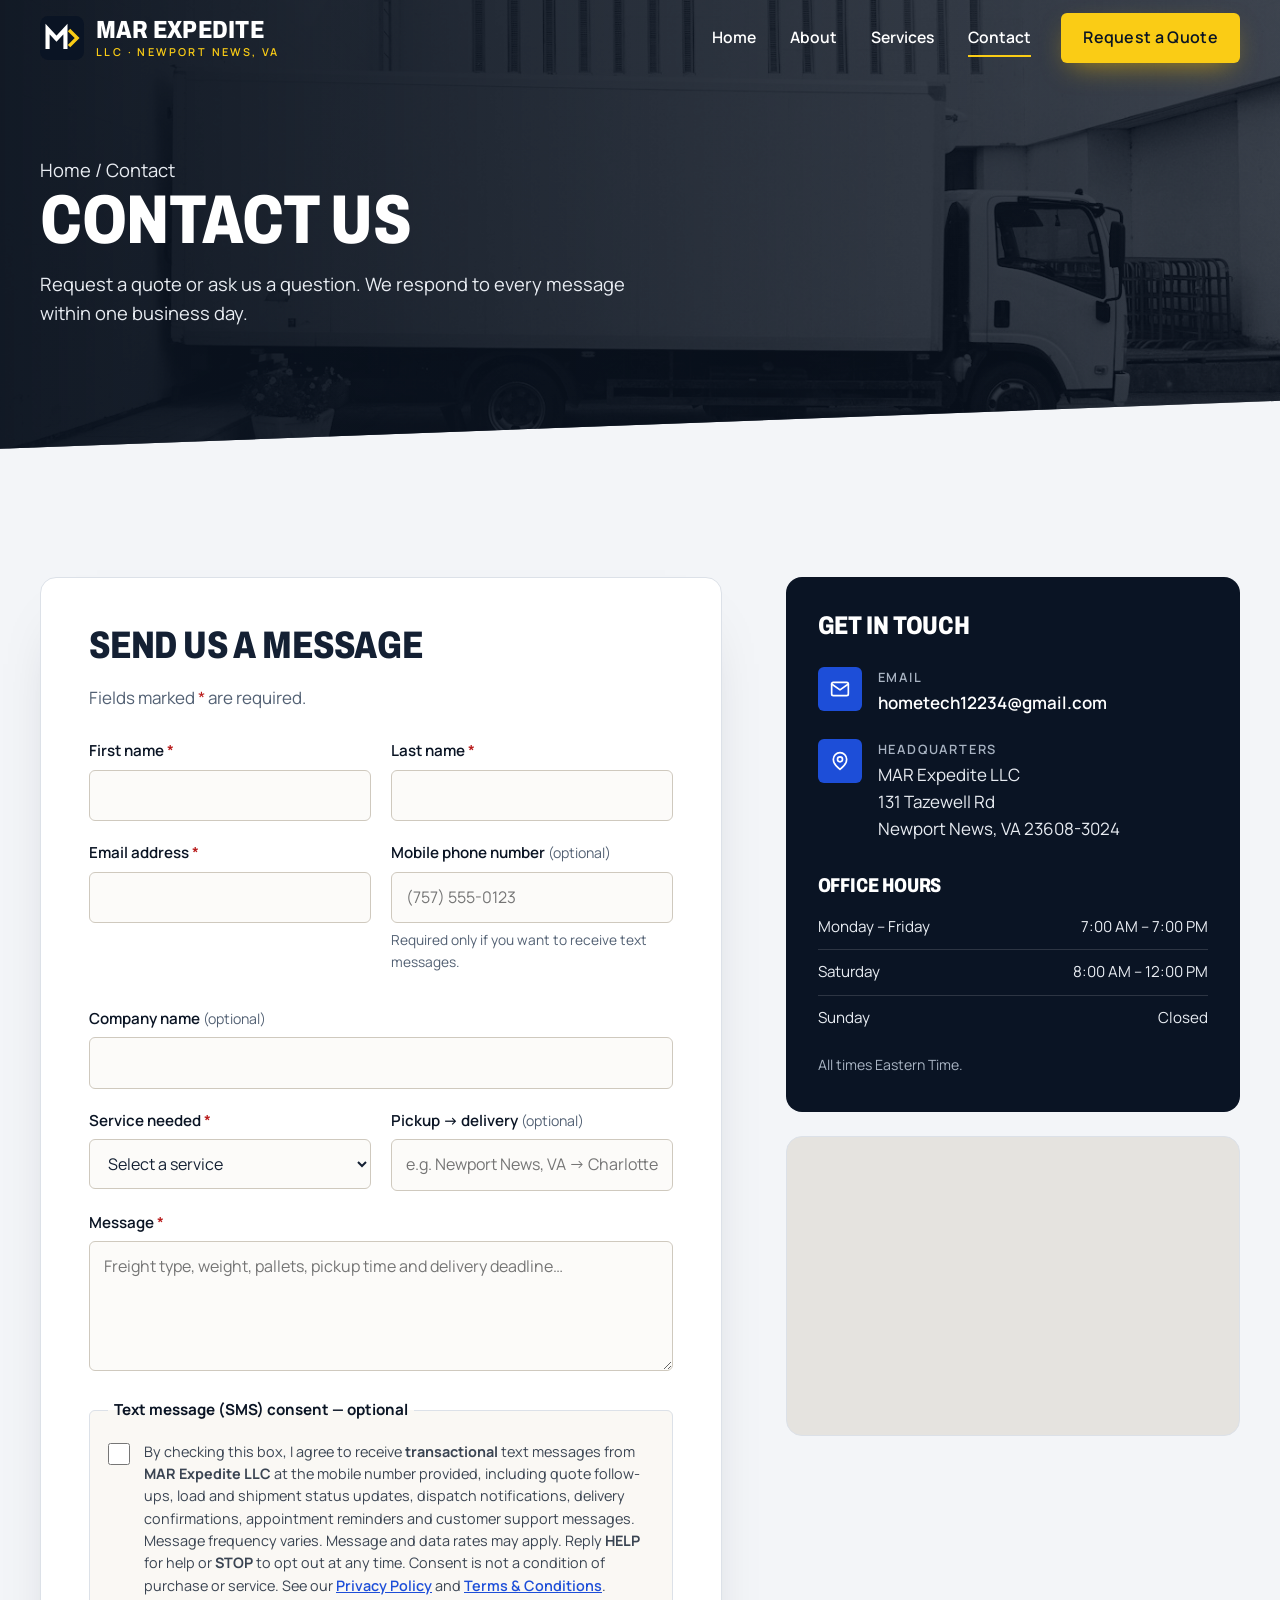
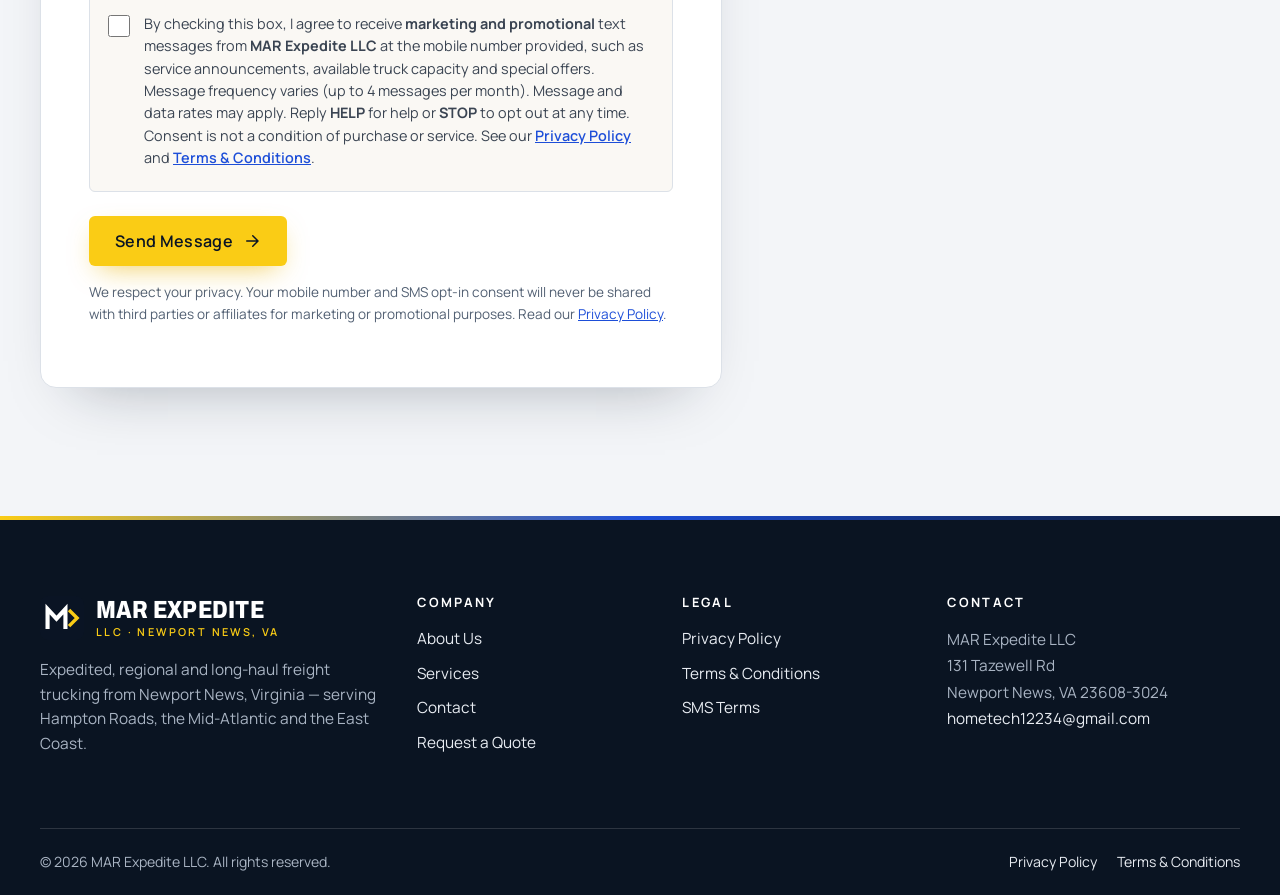
<file: contact.html>
<!doctype html>
<html lang="en">
<head>
  <meta charset="utf-8">
  <meta name="viewport" content="width=device-width, initial-scale=1">
  <title>Contact Us &amp; Request a Quote | MAR Expedite LLC</title>
  <meta name="description" content="Contact MAR Expedite LLC in Newport News, Virginia to request an expedited freight quote or ask a question.">
  <link rel="canonical" href="https://marexpeditellc.com/contact.html">
  <meta name="theme-color" content="#0A1424">
  <link rel="icon" type="image/svg+xml" href="assets/img/logo-mark.svg">
  <link rel="preconnect" href="https://fonts.googleapis.com">
  <link rel="preconnect" href="https://fonts.gstatic.com" crossorigin>
  <link href="https://fonts.googleapis.com/css2?family=Archivo:wdth,wght@62..125,500..900&family=Manrope:wght@400;500;600;700;800&display=swap" rel="stylesheet">
  <link rel="stylesheet" href="assets/css/styles.css">
</head>
<body>
  <a class="skip-link" href="#main">Skip to content</a>

  <header class="site-header">
    <div class="container header-inner">
      <a class="brand" href="index.html" aria-label="MAR Expedite LLC — Home">
        <img src="assets/img/logo-mark.svg" alt="" width="44" height="44">
        <span class="brand-text"><span class="brand-name">MAR Expedite</span><span class="brand-sub">LLC · Newport News, VA</span></span>
      </a>
      <button class="nav-toggle" type="button" aria-controls="main-nav" aria-expanded="false" aria-label="Open menu">
        <svg viewBox="0 0 24 24" fill="none" stroke="currentColor" stroke-width="2" stroke-linecap="round" aria-hidden="true"><path d="M4 7h16M4 12h16M4 17h16"/></svg>
      </button>
      <nav class="main-nav" id="main-nav" aria-label="Main">
        <ul>
          <li><a href="index.html">Home</a></li>
          <li><a href="about.html">About</a></li>
          <li><a href="services.html">Services</a></li>
          <li><a href="contact.html" aria-current="page">Contact</a></li>
          <li><a class="btn btn-primary" href="contact.html">Request a Quote</a></li>
        </ul>
      </nav>
    </div>
  </header>
  <div class="nav-backdrop" aria-hidden="true"></div>
  <main id="main">
    <section class="page-hero on-dark">
      <img src="assets/img/box-truck.jpg" alt="" width="1400" height="933">
      <div class="container">
        <p class="crumbs fade-in"><a href="index.html">Home</a> / Contact</p>
        <h1 class="fade-in d1">Contact Us</h1>
        <p class="fade-in d2">Request a quote or ask us a question. We respond to every message within one business day.</p>
      </div>
    </section>

    <section class="section">
      <div class="container contact-grid">
        <div class="form-card reveal">
          <h2>Send us a message</h2>
          <p class="form-intro">Fields marked <span class="req" style="color:var(--danger)">*</span> are required.</p>

          <form id="contact-form" action="https://formsubmit.co/ajax/hometech12234@gmail.com" method="POST" novalidate>
            <input type="hidden" name="_subject" value="New website inquiry — MAR Expedite LLC">
            <input type="hidden" name="_template" value="table">
            <input type="hidden" name="_captcha" value="false">
            <input type="text" name="_honey" tabindex="-1" autocomplete="off" aria-hidden="true" style="position:absolute;left:-9999px;width:1px;height:1px;opacity:0">

            <div class="form-row">
              <div class="field">
                <label for="first_name">First name <span class="req">*</span></label>
                <input id="first_name" name="first_name" type="text" autocomplete="given-name" required aria-describedby="first_name-error">
                <p class="field-error" id="first_name-error" role="alert"></p>
              </div>
              <div class="field">
                <label for="last_name">Last name <span class="req">*</span></label>
                <input id="last_name" name="last_name" type="text" autocomplete="family-name" required aria-describedby="last_name-error">
                <p class="field-error" id="last_name-error" role="alert"></p>
              </div>
            </div>

            <div class="form-row">
              <div class="field">
                <label for="email">Email address <span class="req">*</span></label>
                <input id="email" name="email" type="email" autocomplete="email" inputmode="email" required aria-describedby="email-error">
                <p class="field-error" id="email-error" role="alert"></p>
              </div>
              <div class="field">
                <label for="phone">Mobile phone number <span class="opt">(optional)</span></label>
                <input id="phone" name="phone" type="tel" autocomplete="tel" inputmode="tel" placeholder="(757) 555-0123" aria-describedby="phone-hint phone-error">
                <p class="hint" id="phone-hint">Required only if you want to receive text messages.</p>
                <p class="field-error" id="phone-error" role="alert"></p>
              </div>
            </div>

            <div class="field">
              <label for="company">Company name <span class="opt">(optional)</span></label>
              <input id="company" name="company" type="text" autocomplete="organization">
            </div>

            <div class="form-row">
              <div class="field">
                <label for="service">Service needed <span class="req">*</span></label>
                <select id="service" name="service" required aria-describedby="service-error">
                  <option value="">Select a service</option>
                  <option>Expedited Freight</option>
                  <option>Same-Day / Next-Day</option>
                  <option>Regional Freight</option>
                  <option>Long Haul / Interstate</option>
                  <option>Dedicated Runs</option>
                  <option>General question</option>
                </select>
                <p class="field-error" id="service-error" role="alert"></p>
              </div>
              <div class="field">
                <label for="lane">Pickup → delivery <span class="opt">(optional)</span></label>
                <input id="lane" name="lane" type="text" placeholder="e.g. Newport News, VA → Charlotte, NC">
              </div>
            </div>

            <div class="field">
              <label for="message">Message <span class="req">*</span></label>
              <textarea id="message" name="message" required aria-describedby="message-error" placeholder="Freight type, weight, pallets, pickup time and delivery deadline…"></textarea>
              <p class="field-error" id="message-error" role="alert"></p>
            </div>

            <fieldset class="consent-box">
              <legend>Text message (SMS) consent — optional</legend>
              <div class="consent">
                <input type="checkbox" id="sms_consent_transactional" name="sms_consent_transactional" value="yes">
                <label for="sms_consent_transactional">By checking this box, I agree to receive <strong>transactional</strong> text messages from <strong>MAR Expedite LLC</strong> at the mobile number provided, including quote follow-ups, load and shipment status updates, dispatch notifications, delivery confirmations, appointment reminders and customer support messages. Message frequency varies. Message and data rates may apply. Reply <strong>HELP</strong> for help or <strong>STOP</strong> to opt out at any time. Consent is not a condition of purchase or service. See our <a href="privacy-policy.html">Privacy Policy</a> and <a href="terms-and-conditions.html#sms-terms">Terms &amp; Conditions</a>.</label>
              </div>
              <div class="consent">
                <input type="checkbox" id="sms_consent_marketing" name="sms_consent_marketing" value="yes">
                <label for="sms_consent_marketing">By checking this box, I agree to receive <strong>marketing and promotional</strong> text messages from <strong>MAR Expedite LLC</strong> at the mobile number provided, such as service announcements, available truck capacity and special offers. Message frequency varies (up to 4 messages per month). Message and data rates may apply. Reply <strong>HELP</strong> for help or <strong>STOP</strong> to opt out at any time. Consent is not a condition of purchase or service. See our <a href="privacy-policy.html">Privacy Policy</a> and <a href="terms-and-conditions.html#sms-terms">Terms &amp; Conditions</a>.</label>
              </div>
            </fieldset>

            <button class="btn btn-primary" type="submit">Send Message
              <svg viewBox="0 0 24 24" fill="none" stroke="currentColor" stroke-width="2" stroke-linecap="round" stroke-linejoin="round" aria-hidden="true"><path d="M5 12h14M13 5l7 7-7 7"/></svg>
            </button>
            <p class="form-legal">We respect your privacy. Your mobile number and SMS opt-in consent will never be shared with third parties or affiliates for marketing or promotional purposes. Read our <a href="privacy-policy.html">Privacy Policy</a>.</p>
            <div class="form-status" role="status" aria-live="polite"></div>
          </form>

          <div class="thanks" id="form-thanks" hidden tabindex="-1" role="status" aria-live="polite">
            <div class="thanks-icon" aria-hidden="true">
              <svg viewBox="0 0 24 24" fill="none" stroke="currentColor" stroke-width="2.6" stroke-linecap="round" stroke-linejoin="round"><path d="M20 6 9 17l-5-5"/></svg>
            </div>
            <h2>Thank you<span class="thanks-name"></span>!</h2>
            <p>Your message has been received. Our team will contact you shortly.</p>
            <div style="display:flex;gap:12px;justify-content:center;flex-wrap:wrap">
              <a class="btn btn-primary" href="index.html">Back to Home</a>
              <button class="btn btn-outline" type="button" id="send-another">Send another message</button>
            </div>
          </div>
        </div>

        <aside class="contact-aside">
          <div class="aside-card reveal d1">
            <h3>Get in touch</h3>
            <ul class="info-list">
              <li>
                <span class="ic"><svg viewBox="0 0 24 24" fill="none" stroke="currentColor" stroke-width="2" stroke-linecap="round" stroke-linejoin="round" aria-hidden="true"><rect x="2" y="4" width="20" height="16" rx="2"/><path d="m22 6-10 7L2 6"/></svg></span>
                <div><strong>Email</strong><a href="mailto:hometech12234@gmail.com">hometech12234@gmail.com</a></div>
              </li>
              <li>
                <span class="ic"><svg viewBox="0 0 24 24" fill="none" stroke="currentColor" stroke-width="2" stroke-linecap="round" stroke-linejoin="round" aria-hidden="true"><path d="M20 10c0 6-8 12-8 12S4 16 4 10a8 8 0 0 1 16 0z"/><circle cx="12" cy="10" r="3"/></svg></span>
                <div><strong>Headquarters</strong>MAR Expedite LLC<br>131 Tazewell Rd<br>Newport News, VA 23608-3024</div>
              </li>
            </ul>
            <h3 style="margin-top:32px;font-size:1.25rem">Office hours</h3>
            <ul class="hours">
              <li><span>Monday – Friday</span><span>7:00 AM – 7:00 PM</span></li>
              <li><span>Saturday</span><span>8:00 AM – 12:00 PM</span></li>
              <li><span>Sunday</span><span>Closed</span></li>
            </ul>
            <p style="margin:14px 0 0;font-size:.88rem;color:var(--text-on-dark-muted)">All times Eastern Time.</p>
          </div>
          <div class="map-wrap reveal d2">
            <iframe title="Map showing MAR Expedite LLC at 131 Tazewell Rd, Newport News, VA 23608-3024" src="https://www.google.com/maps?q=131%20Tazewell%20Rd%2C%20Newport%20News%2C%20VA%2023608&amp;z=15&amp;output=embed" loading="lazy" referrerpolicy="no-referrer-when-downgrade" allowfullscreen></iframe>
          </div>
        </aside>
      </div>
    </section>
  </main>
  <footer class="site-footer">
    <div class="container footer-grid">
      <div>
        <a class="brand" href="index.html" aria-label="MAR Expedite LLC — Home">
          <img src="assets/img/logo-mark.svg" alt="" width="44" height="44">
          <span class="brand-text"><span class="brand-name">MAR Expedite</span><span class="brand-sub">LLC · Newport News, VA</span></span>
        </a>
        <p>Expedited, regional and long-haul freight trucking from Newport News, Virginia — serving Hampton Roads, the Mid-Atlantic and the East Coast.</p>
      </div>
      <div>
        <h4>Company</h4>
        <ul>
          <li><a href="about.html">About Us</a></li>
          <li><a href="services.html">Services</a></li>
          <li><a href="contact.html">Contact</a></li>
          <li><a href="contact.html">Request a Quote</a></li>
        </ul>
      </div>
      <div>
        <h4>Legal</h4>
        <ul>
          <li><a href="privacy-policy.html">Privacy Policy</a></li>
          <li><a href="terms-and-conditions.html">Terms &amp; Conditions</a></li>
          <li><a href="terms-and-conditions.html#sms-terms">SMS Terms</a></li>
        </ul>
      </div>
      <div>
        <h4>Contact</h4>
        <address>
          MAR Expedite LLC<br>
          131 Tazewell Rd<br>
          Newport News, VA 23608-3024<br>
          <a href="mailto:hometech12234@gmail.com">hometech12234@gmail.com</a>
        </address>
      </div>
    </div>
    <div class="container footer-bottom">
      <span>&copy; <span data-year>2026</span> MAR Expedite LLC. All rights reserved.</span>
      <nav aria-label="Legal">
        <a href="privacy-policy.html">Privacy Policy</a>
        <a href="terms-and-conditions.html">Terms &amp; Conditions</a>
      </nav>
    </div>
  </footer>

  <script src="assets/js/main.js" defer></script>
</body>
</html>
</file>
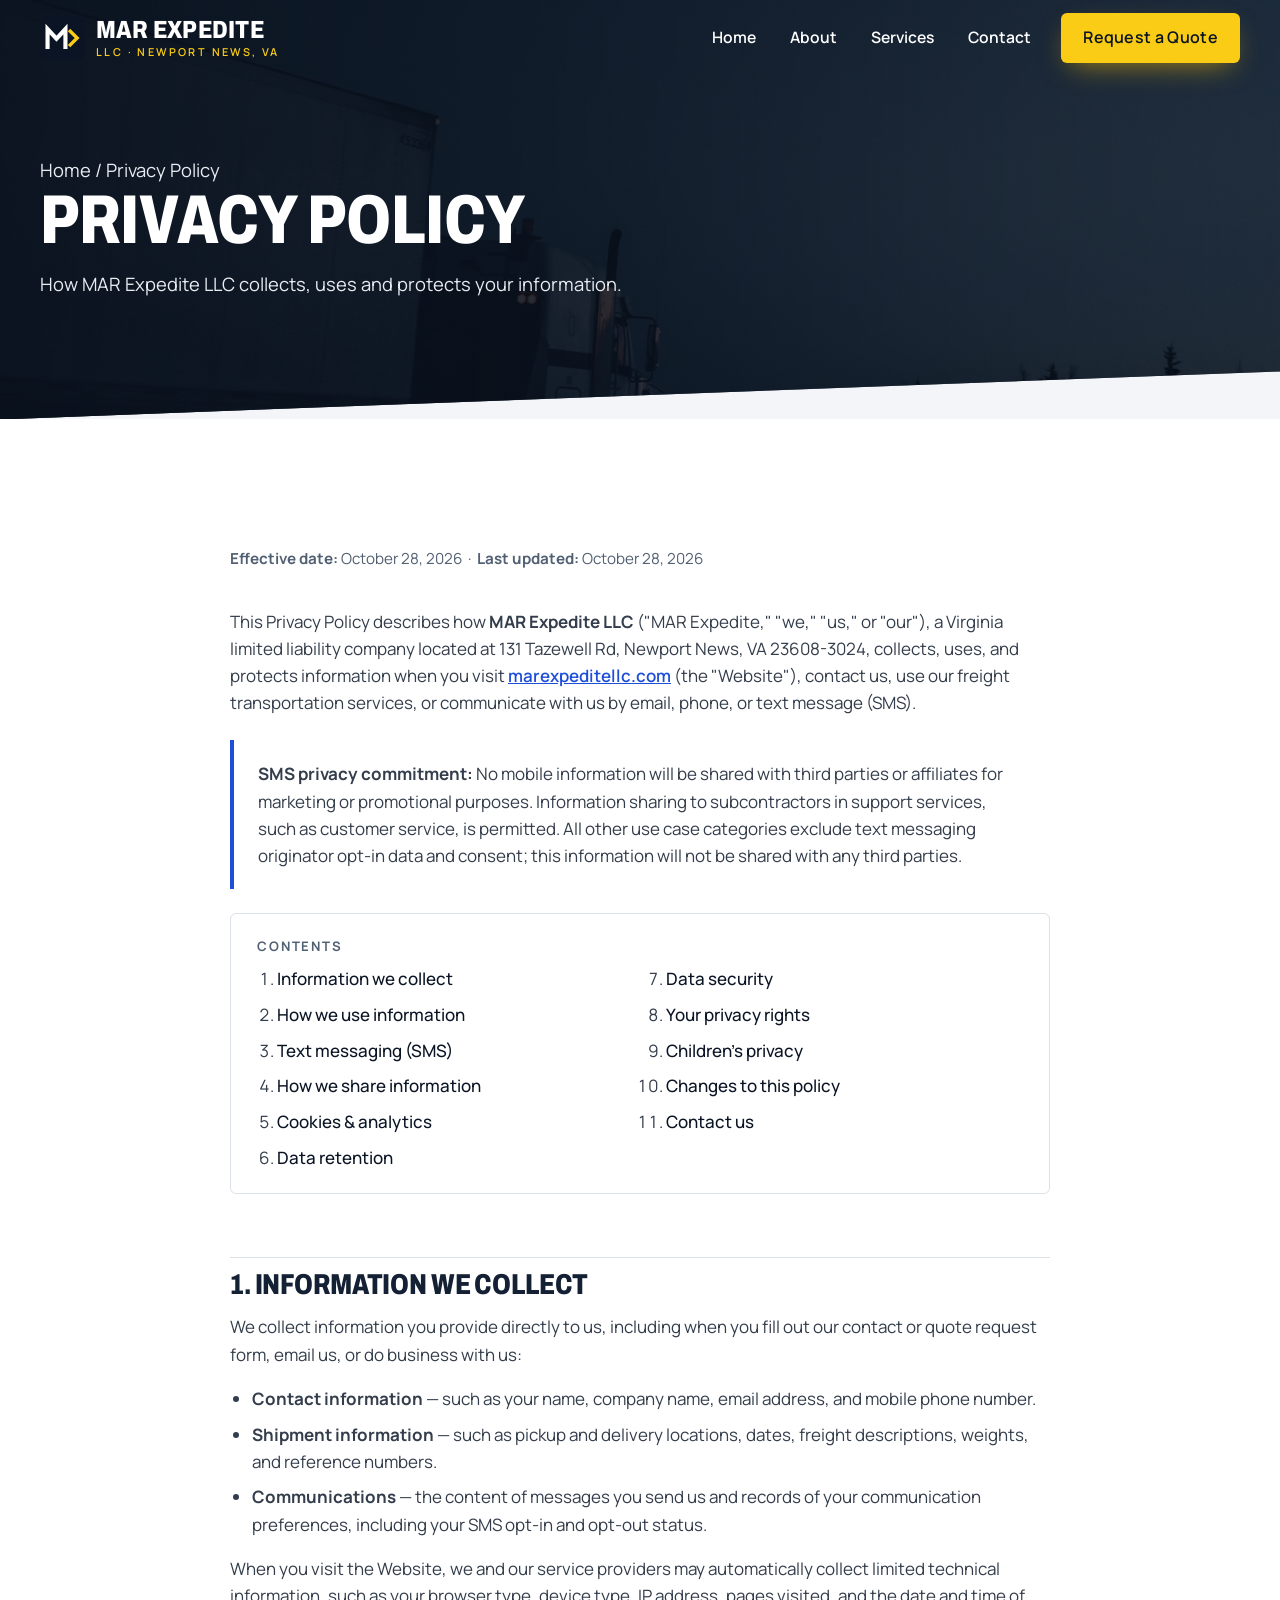
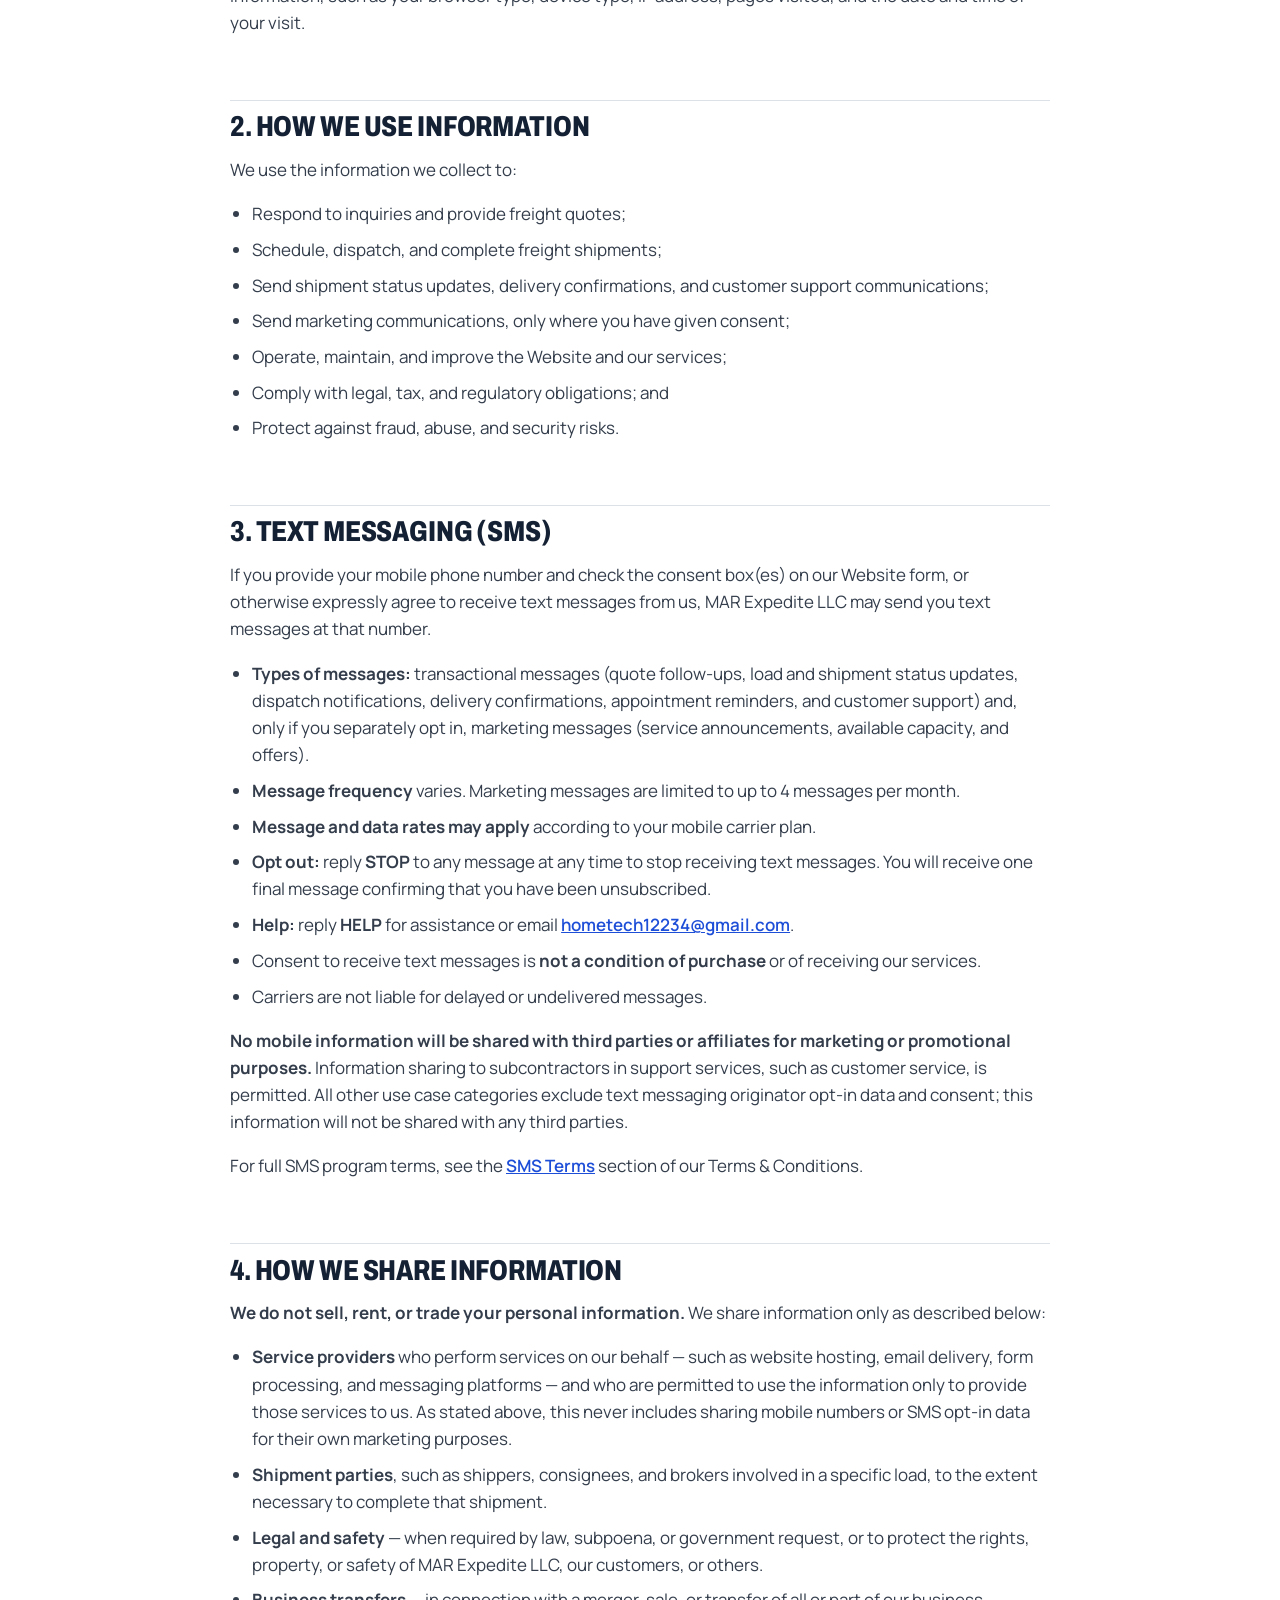
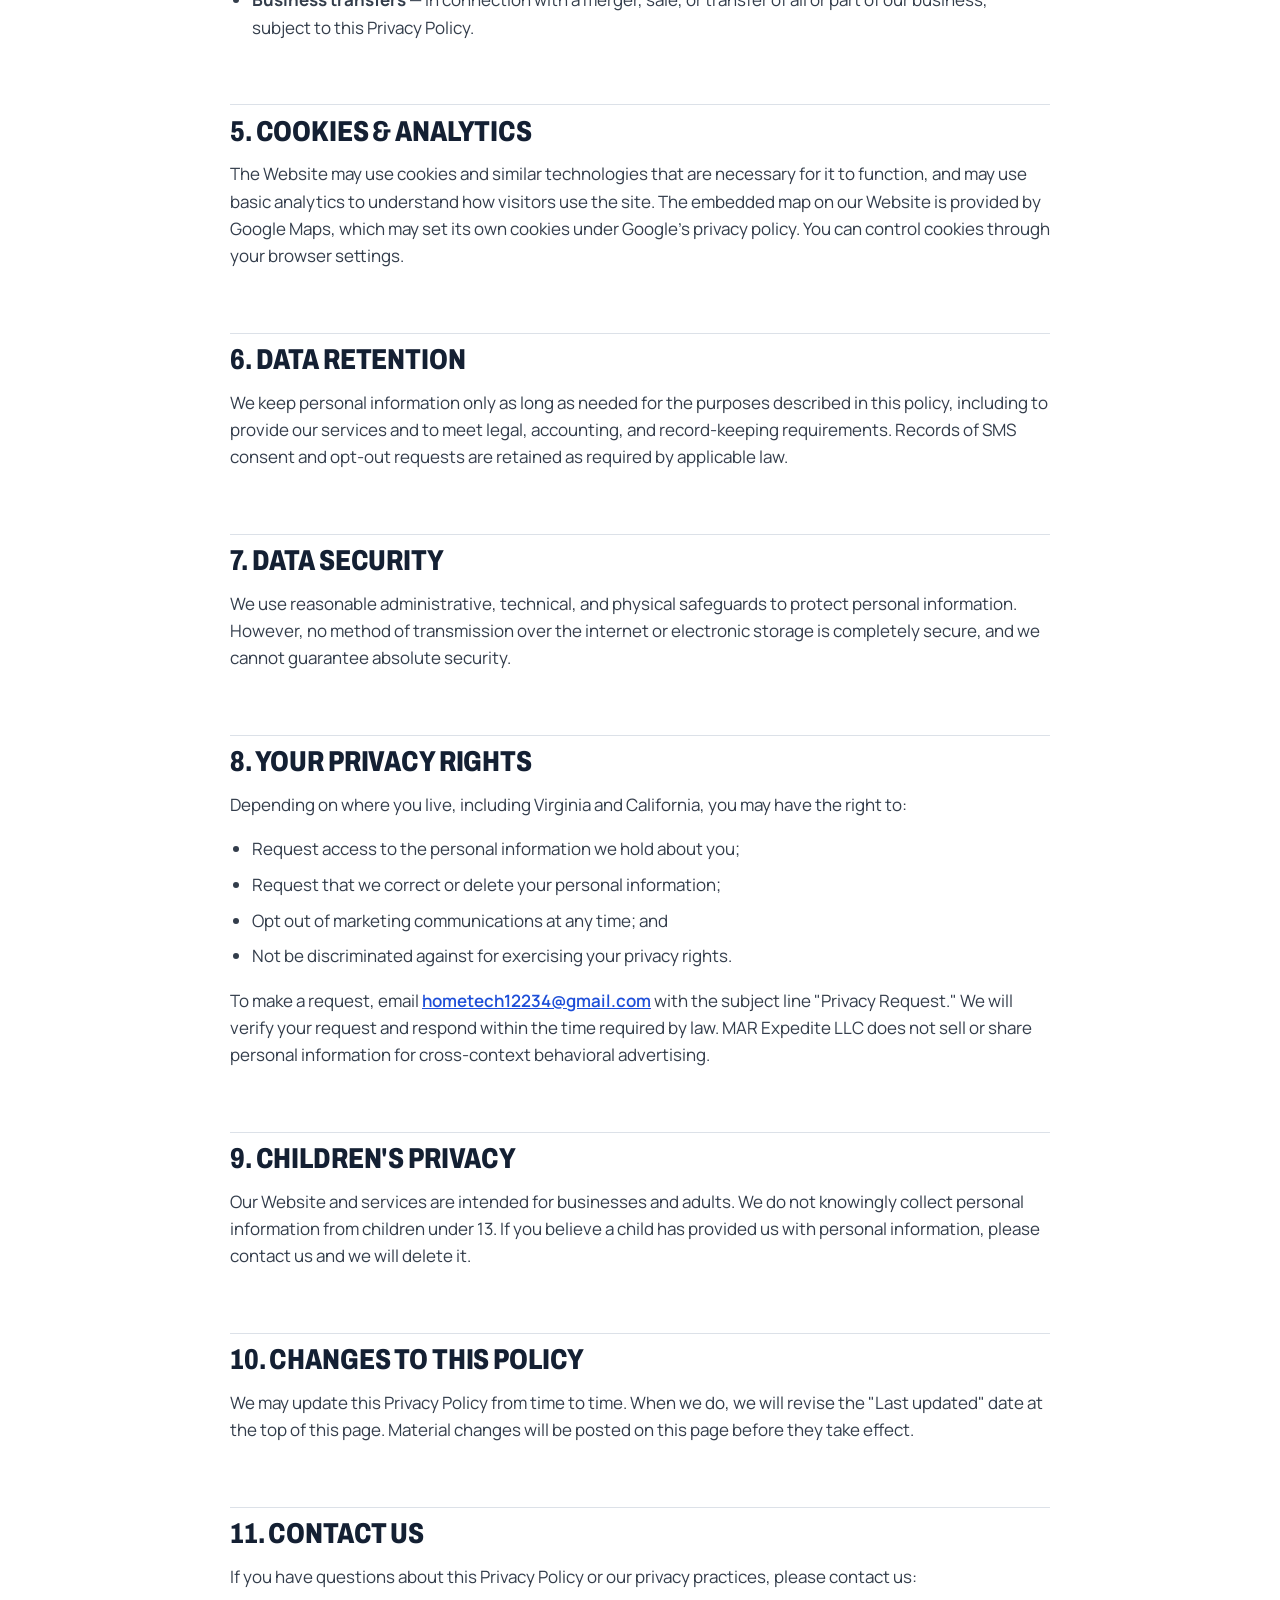
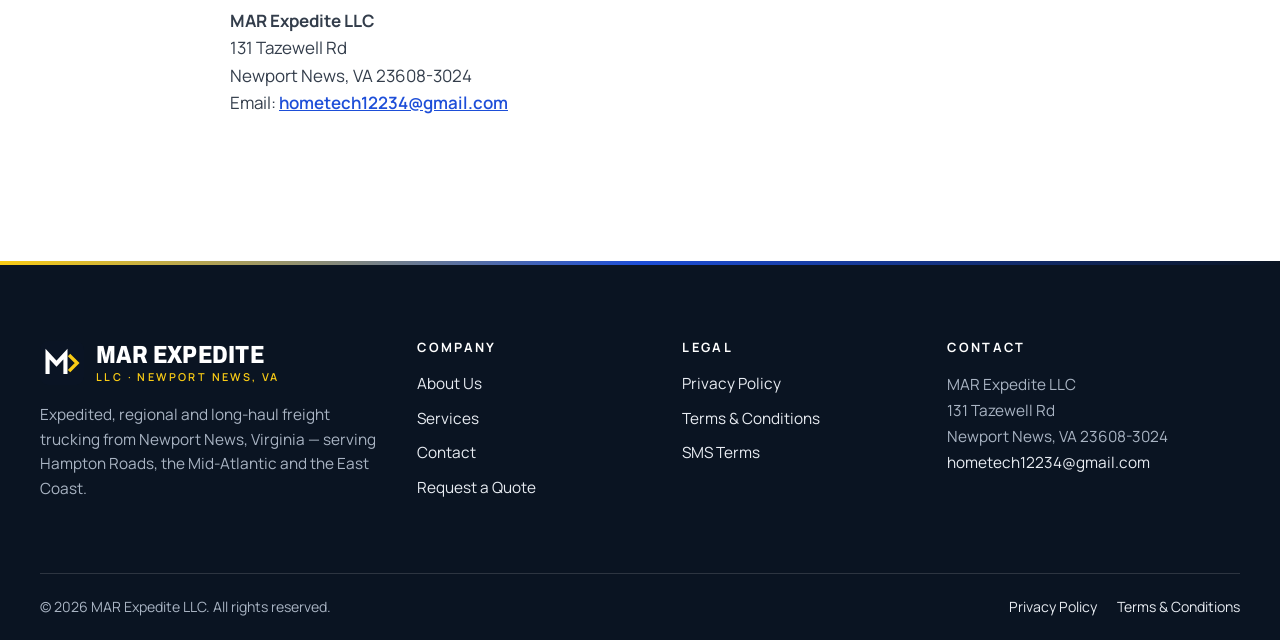
<file: privacy-policy.html>
<!doctype html>
<html lang="en">
<head>
  <meta charset="utf-8">
  <meta name="viewport" content="width=device-width, initial-scale=1">
  <title>Privacy Policy | MAR Expedite LLC</title>
  <meta name="description" content="Privacy Policy for MAR Expedite LLC, including how we collect, use and protect personal information and mobile/SMS data.">
  <link rel="canonical" href="https://marexpeditellc.com/privacy-policy.html">
  <meta name="theme-color" content="#0A1424">
  <link rel="icon" type="image/svg+xml" href="assets/img/logo-mark.svg">
  <link rel="preconnect" href="https://fonts.googleapis.com">
  <link rel="preconnect" href="https://fonts.gstatic.com" crossorigin>
  <link href="https://fonts.googleapis.com/css2?family=Archivo:wdth,wght@62..125,500..900&family=Manrope:wght@400;500;600;700;800&display=swap" rel="stylesheet">
  <link rel="stylesheet" href="assets/css/styles.css">
</head>
<body>
  <a class="skip-link" href="#main">Skip to content</a>

  <header class="site-header">
    <div class="container header-inner">
      <a class="brand" href="index.html" aria-label="MAR Expedite LLC — Home">
        <img src="assets/img/logo-mark.svg" alt="" width="44" height="44">
        <span class="brand-text"><span class="brand-name">MAR Expedite</span><span class="brand-sub">LLC · Newport News, VA</span></span>
      </a>
      <button class="nav-toggle" type="button" aria-controls="main-nav" aria-expanded="false" aria-label="Open menu">
        <svg viewBox="0 0 24 24" fill="none" stroke="currentColor" stroke-width="2" stroke-linecap="round" aria-hidden="true"><path d="M4 7h16M4 12h16M4 17h16"/></svg>
      </button>
      <nav class="main-nav" id="main-nav" aria-label="Main">
        <ul>
          <li><a href="index.html">Home</a></li>
          <li><a href="about.html">About</a></li>
          <li><a href="services.html">Services</a></li>
          <li><a href="contact.html">Contact</a></li>
          <li><a class="btn btn-primary" href="contact.html">Request a Quote</a></li>
        </ul>
      </nav>
    </div>
  </header>
  <div class="nav-backdrop" aria-hidden="true"></div>
  <main id="main">
    <section class="page-hero on-dark">
      <img src="assets/img/freight-truck-road.jpg" alt="" width="1400" height="933">
      <div class="container">
        <p class="crumbs fade-in"><a href="index.html">Home</a> / Privacy Policy</p>
        <h1 class="fade-in d1">Privacy Policy</h1>
        <p class="fade-in d2">How MAR Expedite LLC collects, uses and protects your information.</p>
      </div>
    </section>

    <section class="section section-white">
      <div class="container legal">
        <p class="updated"><strong>Effective date:</strong> October 28, 2026 &nbsp;·&nbsp; <strong>Last updated:</strong> October 28, 2026</p>

        <p>This Privacy Policy describes how <strong>MAR Expedite LLC</strong> ("MAR Expedite," "we," "us," or "our"), a Virginia limited liability company located at 131 Tazewell Rd, Newport News, VA 23608-3024, collects, uses, and protects information when you visit <a href="https://marexpeditellc.com">marexpeditellc.com</a> (the "Website"), contact us, use our freight transportation services, or communicate with us by email, phone, or text message (SMS).</p>

        <div class="callout">
          <p><strong>SMS privacy commitment:</strong> No mobile information will be shared with third parties or affiliates for marketing or promotional purposes. Information sharing to subcontractors in support services, such as customer service, is permitted. All other use case categories exclude text messaging originator opt-in data and consent; this information will not be shared with any third parties.</p>
        </div>

        <nav class="toc" aria-label="Contents">
          <strong>Contents</strong>
          <ol>
            <li><a href="#info-we-collect">Information we collect</a></li>
            <li><a href="#how-we-use">How we use information</a></li>
            <li><a href="#sms">Text messaging (SMS)</a></li>
            <li><a href="#sharing">How we share information</a></li>
            <li><a href="#cookies">Cookies &amp; analytics</a></li>
            <li><a href="#retention">Data retention</a></li>
            <li><a href="#security">Data security</a></li>
            <li><a href="#rights">Your privacy rights</a></li>
            <li><a href="#children">Children's privacy</a></li>
            <li><a href="#changes">Changes to this policy</a></li>
            <li><a href="#contact">Contact us</a></li>
          </ol>
        </nav>

        <h2 id="info-we-collect">1. Information we collect</h2>
        <p>We collect information you provide directly to us, including when you fill out our contact or quote request form, email us, or do business with us:</p>
        <ul>
          <li><strong>Contact information</strong> — such as your name, company name, email address, and mobile phone number.</li>
          <li><strong>Shipment information</strong> — such as pickup and delivery locations, dates, freight descriptions, weights, and reference numbers.</li>
          <li><strong>Communications</strong> — the content of messages you send us and records of your communication preferences, including your SMS opt-in and opt-out status.</li>
        </ul>
        <p>When you visit the Website, we and our service providers may automatically collect limited technical information, such as your browser type, device type, IP address, pages visited, and the date and time of your visit.</p>

        <h2 id="how-we-use">2. How we use information</h2>
        <p>We use the information we collect to:</p>
        <ul>
          <li>Respond to inquiries and provide freight quotes;</li>
          <li>Schedule, dispatch, and complete freight shipments;</li>
          <li>Send shipment status updates, delivery confirmations, and customer support communications;</li>
          <li>Send marketing communications, only where you have given consent;</li>
          <li>Operate, maintain, and improve the Website and our services;</li>
          <li>Comply with legal, tax, and regulatory obligations; and</li>
          <li>Protect against fraud, abuse, and security risks.</li>
        </ul>

        <h2 id="sms">3. Text messaging (SMS)</h2>
        <p>If you provide your mobile phone number and check the consent box(es) on our Website form, or otherwise expressly agree to receive text messages from us, MAR Expedite LLC may send you text messages at that number.</p>
        <ul>
          <li><strong>Types of messages:</strong> transactional messages (quote follow-ups, load and shipment status updates, dispatch notifications, delivery confirmations, appointment reminders, and customer support) and, only if you separately opt in, marketing messages (service announcements, available capacity, and offers).</li>
          <li><strong>Message frequency</strong> varies. Marketing messages are limited to up to 4 messages per month.</li>
          <li><strong>Message and data rates may apply</strong> according to your mobile carrier plan.</li>
          <li><strong>Opt out:</strong> reply <strong>STOP</strong> to any message at any time to stop receiving text messages. You will receive one final message confirming that you have been unsubscribed.</li>
          <li><strong>Help:</strong> reply <strong>HELP</strong> for assistance or email <a href="mailto:hometech12234@gmail.com">hometech12234@gmail.com</a>.</li>
          <li>Consent to receive text messages is <strong>not a condition of purchase</strong> or of receiving our services.</li>
          <li>Carriers are not liable for delayed or undelivered messages.</li>
        </ul>
        <p><strong>No mobile information will be shared with third parties or affiliates for marketing or promotional purposes.</strong> Information sharing to subcontractors in support services, such as customer service, is permitted. All other use case categories exclude text messaging originator opt-in data and consent; this information will not be shared with any third parties.</p>
        <p>For full SMS program terms, see the <a href="terms-and-conditions.html#sms-terms">SMS Terms</a> section of our Terms &amp; Conditions.</p>

        <h2 id="sharing">4. How we share information</h2>
        <p><strong>We do not sell, rent, or trade your personal information.</strong> We share information only as described below:</p>
        <ul>
          <li><strong>Service providers</strong> who perform services on our behalf — such as website hosting, email delivery, form processing, and messaging platforms — and who are permitted to use the information only to provide those services to us. As stated above, this never includes sharing mobile numbers or SMS opt-in data for their own marketing purposes.</li>
          <li><strong>Shipment parties</strong>, such as shippers, consignees, and brokers involved in a specific load, to the extent necessary to complete that shipment.</li>
          <li><strong>Legal and safety</strong> — when required by law, subpoena, or government request, or to protect the rights, property, or safety of MAR Expedite LLC, our customers, or others.</li>
          <li><strong>Business transfers</strong> — in connection with a merger, sale, or transfer of all or part of our business, subject to this Privacy Policy.</li>
        </ul>

        <h2 id="cookies">5. Cookies &amp; analytics</h2>
        <p>The Website may use cookies and similar technologies that are necessary for it to function, and may use basic analytics to understand how visitors use the site. The embedded map on our Website is provided by Google Maps, which may set its own cookies under Google's privacy policy. You can control cookies through your browser settings.</p>

        <h2 id="retention">6. Data retention</h2>
        <p>We keep personal information only as long as needed for the purposes described in this policy, including to provide our services and to meet legal, accounting, and record-keeping requirements. Records of SMS consent and opt-out requests are retained as required by applicable law.</p>

        <h2 id="security">7. Data security</h2>
        <p>We use reasonable administrative, technical, and physical safeguards to protect personal information. However, no method of transmission over the internet or electronic storage is completely secure, and we cannot guarantee absolute security.</p>

        <h2 id="rights">8. Your privacy rights</h2>
        <p>Depending on where you live, including Virginia and California, you may have the right to:</p>
        <ul>
          <li>Request access to the personal information we hold about you;</li>
          <li>Request that we correct or delete your personal information;</li>
          <li>Opt out of marketing communications at any time; and</li>
          <li>Not be discriminated against for exercising your privacy rights.</li>
        </ul>
        <p>To make a request, email <a href="mailto:hometech12234@gmail.com">hometech12234@gmail.com</a> with the subject line "Privacy Request." We will verify your request and respond within the time required by law. MAR Expedite LLC does not sell or share personal information for cross-context behavioral advertising.</p>

        <h2 id="children">9. Children's privacy</h2>
        <p>Our Website and services are intended for businesses and adults. We do not knowingly collect personal information from children under 13. If you believe a child has provided us with personal information, please contact us and we will delete it.</p>

        <h2 id="changes">10. Changes to this policy</h2>
        <p>We may update this Privacy Policy from time to time. When we do, we will revise the "Last updated" date at the top of this page. Material changes will be posted on this page before they take effect.</p>

        <h2 id="contact">11. Contact us</h2>
        <p>If you have questions about this Privacy Policy or our privacy practices, please contact us:</p>
        <p><strong>MAR Expedite LLC</strong><br>131 Tazewell Rd<br>Newport News, VA 23608-3024<br>Email: <a href="mailto:hometech12234@gmail.com">hometech12234@gmail.com</a></p>
      </div>
    </section>
  </main>
  <footer class="site-footer">
    <div class="container footer-grid">
      <div>
        <a class="brand" href="index.html" aria-label="MAR Expedite LLC — Home">
          <img src="assets/img/logo-mark.svg" alt="" width="44" height="44">
          <span class="brand-text"><span class="brand-name">MAR Expedite</span><span class="brand-sub">LLC · Newport News, VA</span></span>
        </a>
        <p>Expedited, regional and long-haul freight trucking from Newport News, Virginia — serving Hampton Roads, the Mid-Atlantic and the East Coast.</p>
      </div>
      <div>
        <h4>Company</h4>
        <ul>
          <li><a href="about.html">About Us</a></li>
          <li><a href="services.html">Services</a></li>
          <li><a href="contact.html">Contact</a></li>
          <li><a href="contact.html">Request a Quote</a></li>
        </ul>
      </div>
      <div>
        <h4>Legal</h4>
        <ul>
          <li><a href="privacy-policy.html">Privacy Policy</a></li>
          <li><a href="terms-and-conditions.html">Terms &amp; Conditions</a></li>
          <li><a href="terms-and-conditions.html#sms-terms">SMS Terms</a></li>
        </ul>
      </div>
      <div>
        <h4>Contact</h4>
        <address>
          MAR Expedite LLC<br>
          131 Tazewell Rd<br>
          Newport News, VA 23608-3024<br>
          <a href="mailto:hometech12234@gmail.com">hometech12234@gmail.com</a>
        </address>
      </div>
    </div>
    <div class="container footer-bottom">
      <span>&copy; <span data-year>2026</span> MAR Expedite LLC. All rights reserved.</span>
      <nav aria-label="Legal">
        <a href="privacy-policy.html">Privacy Policy</a>
        <a href="terms-and-conditions.html">Terms &amp; Conditions</a>
      </nav>
    </div>
  </footer>

  <script src="assets/js/main.js" defer></script>
</body>
</html>
</file>
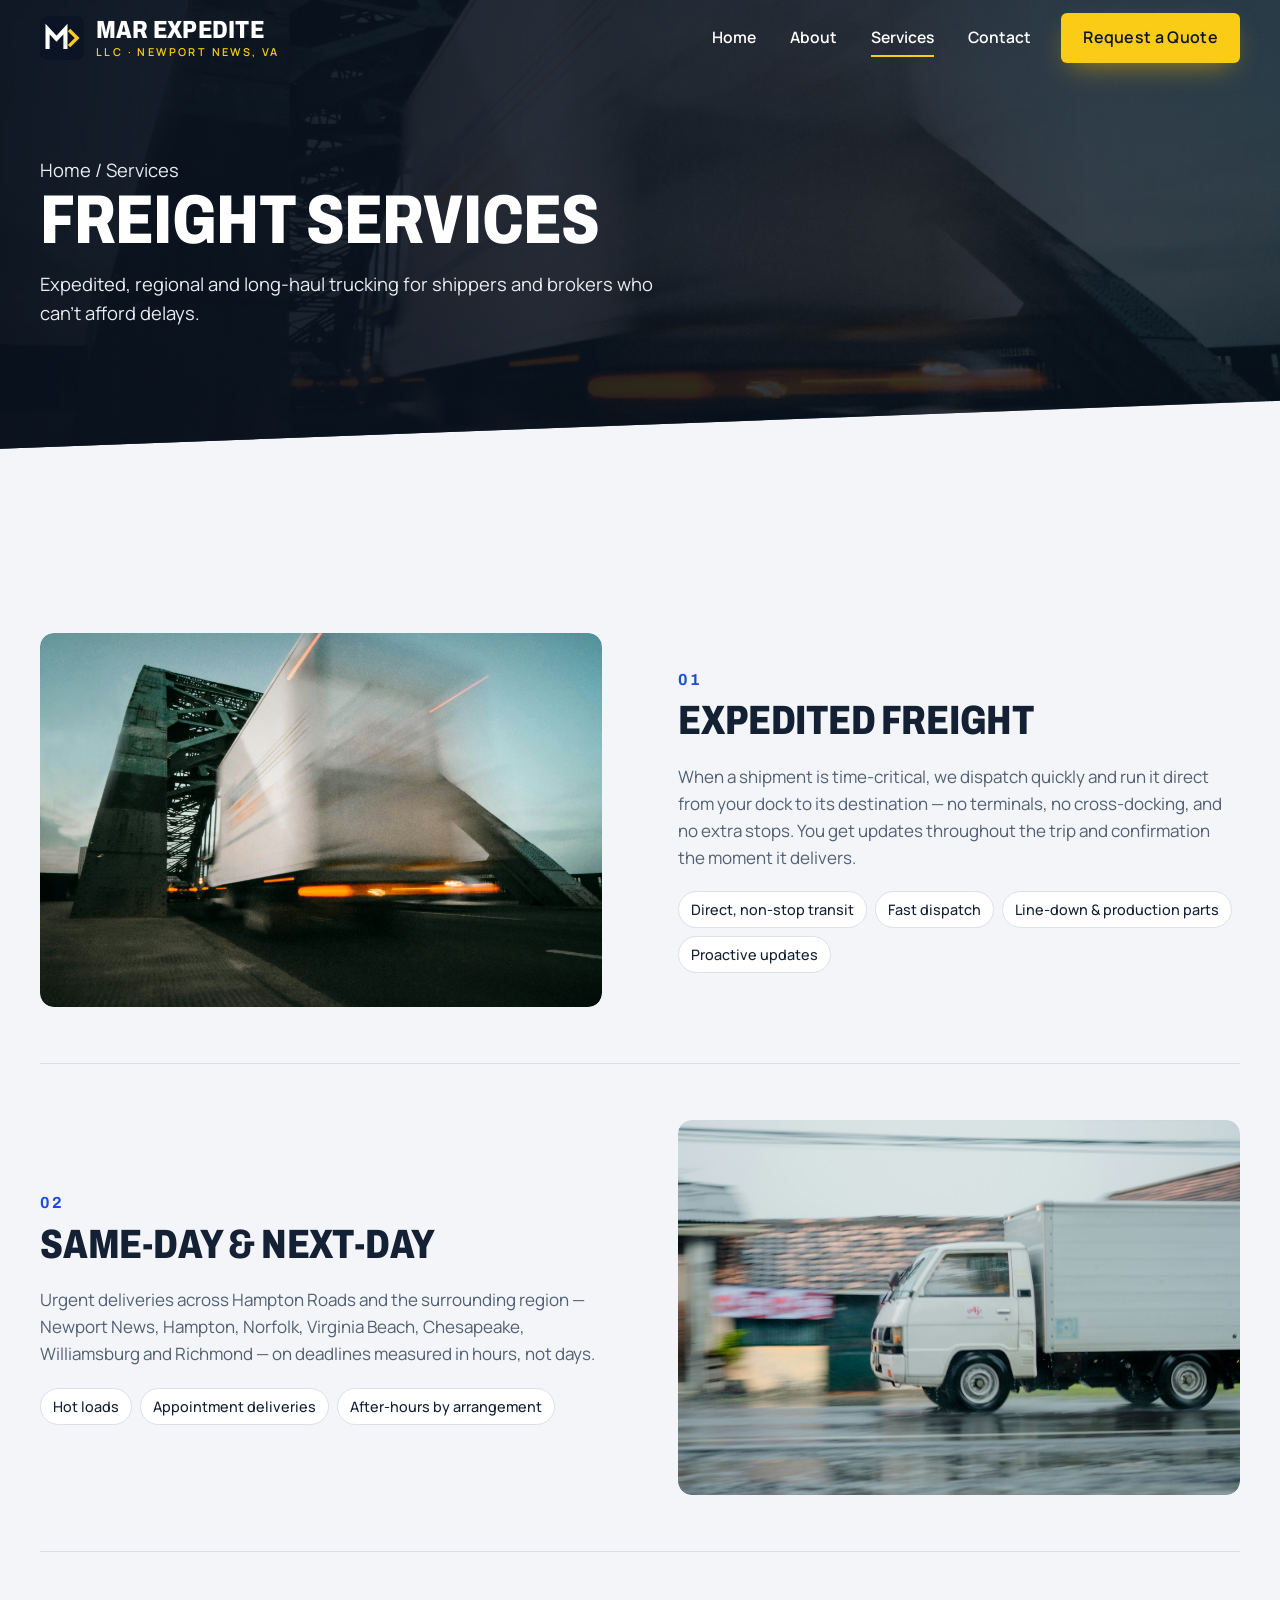
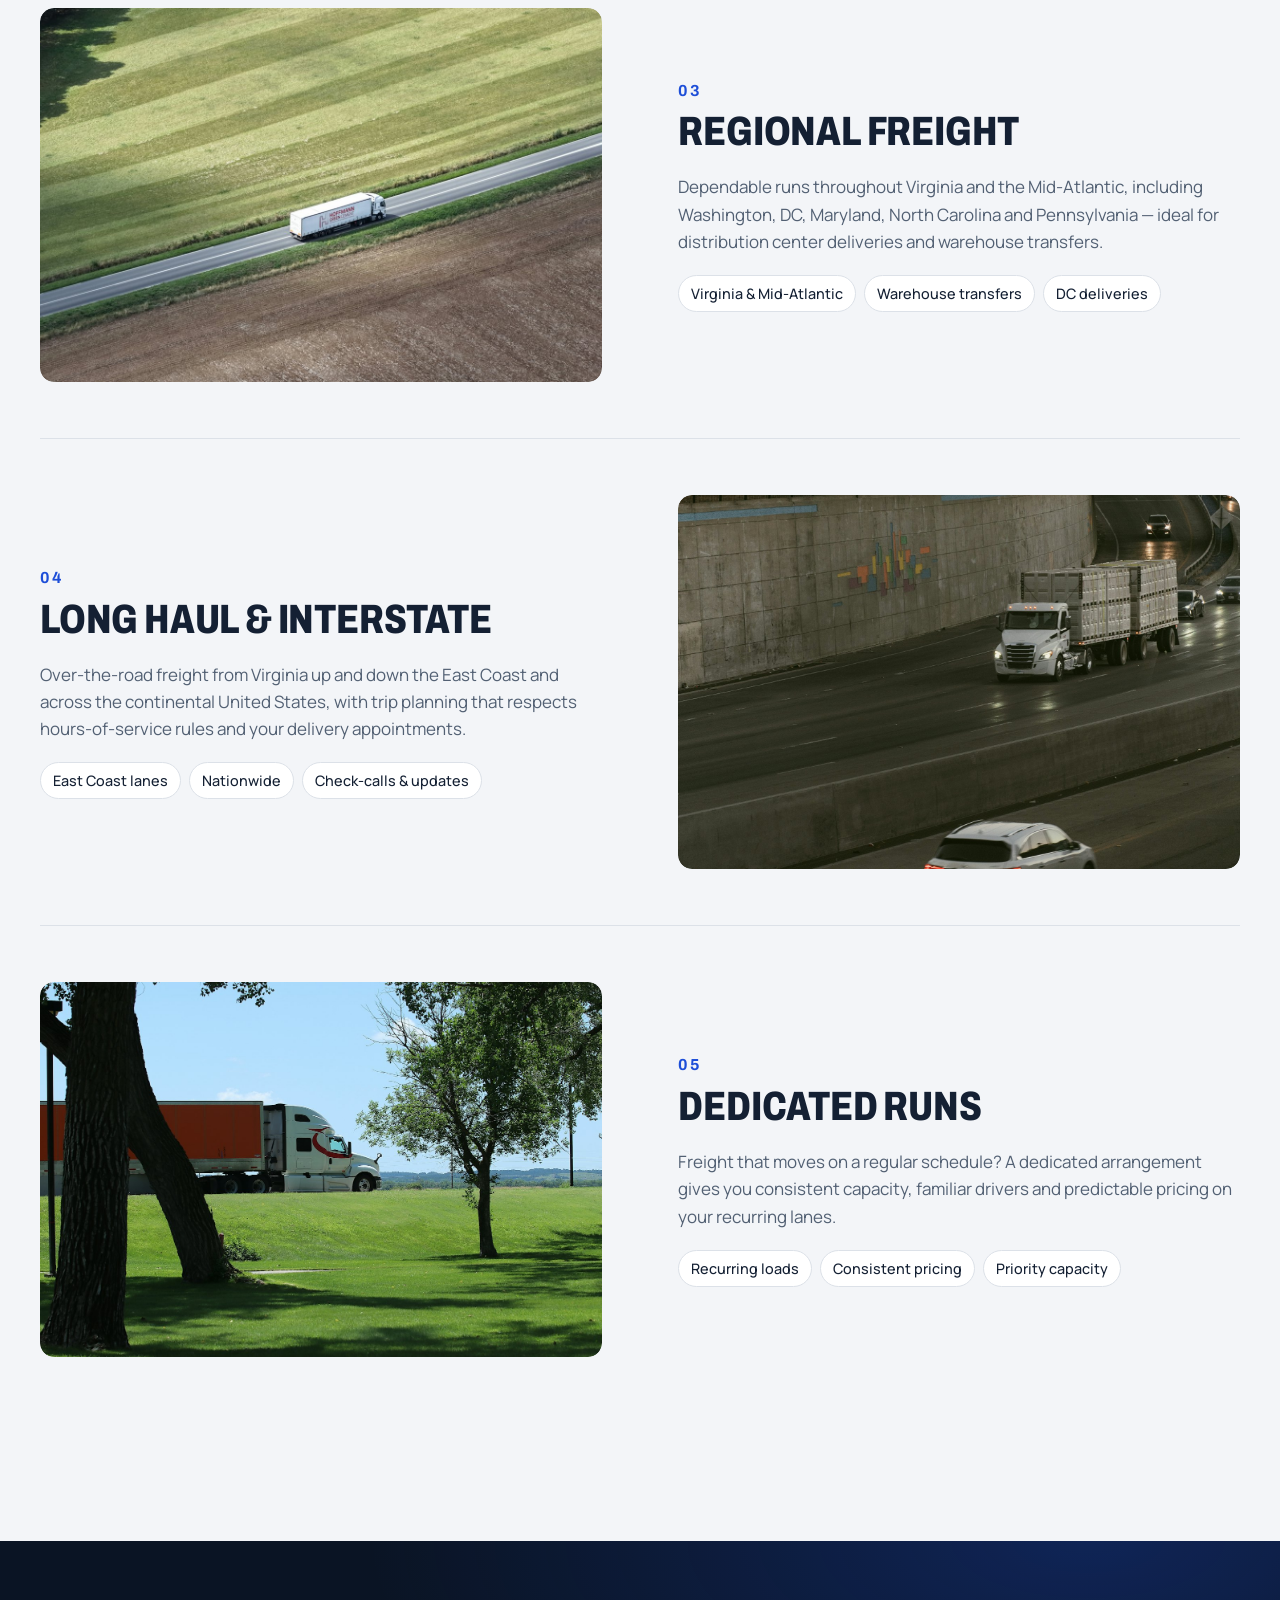
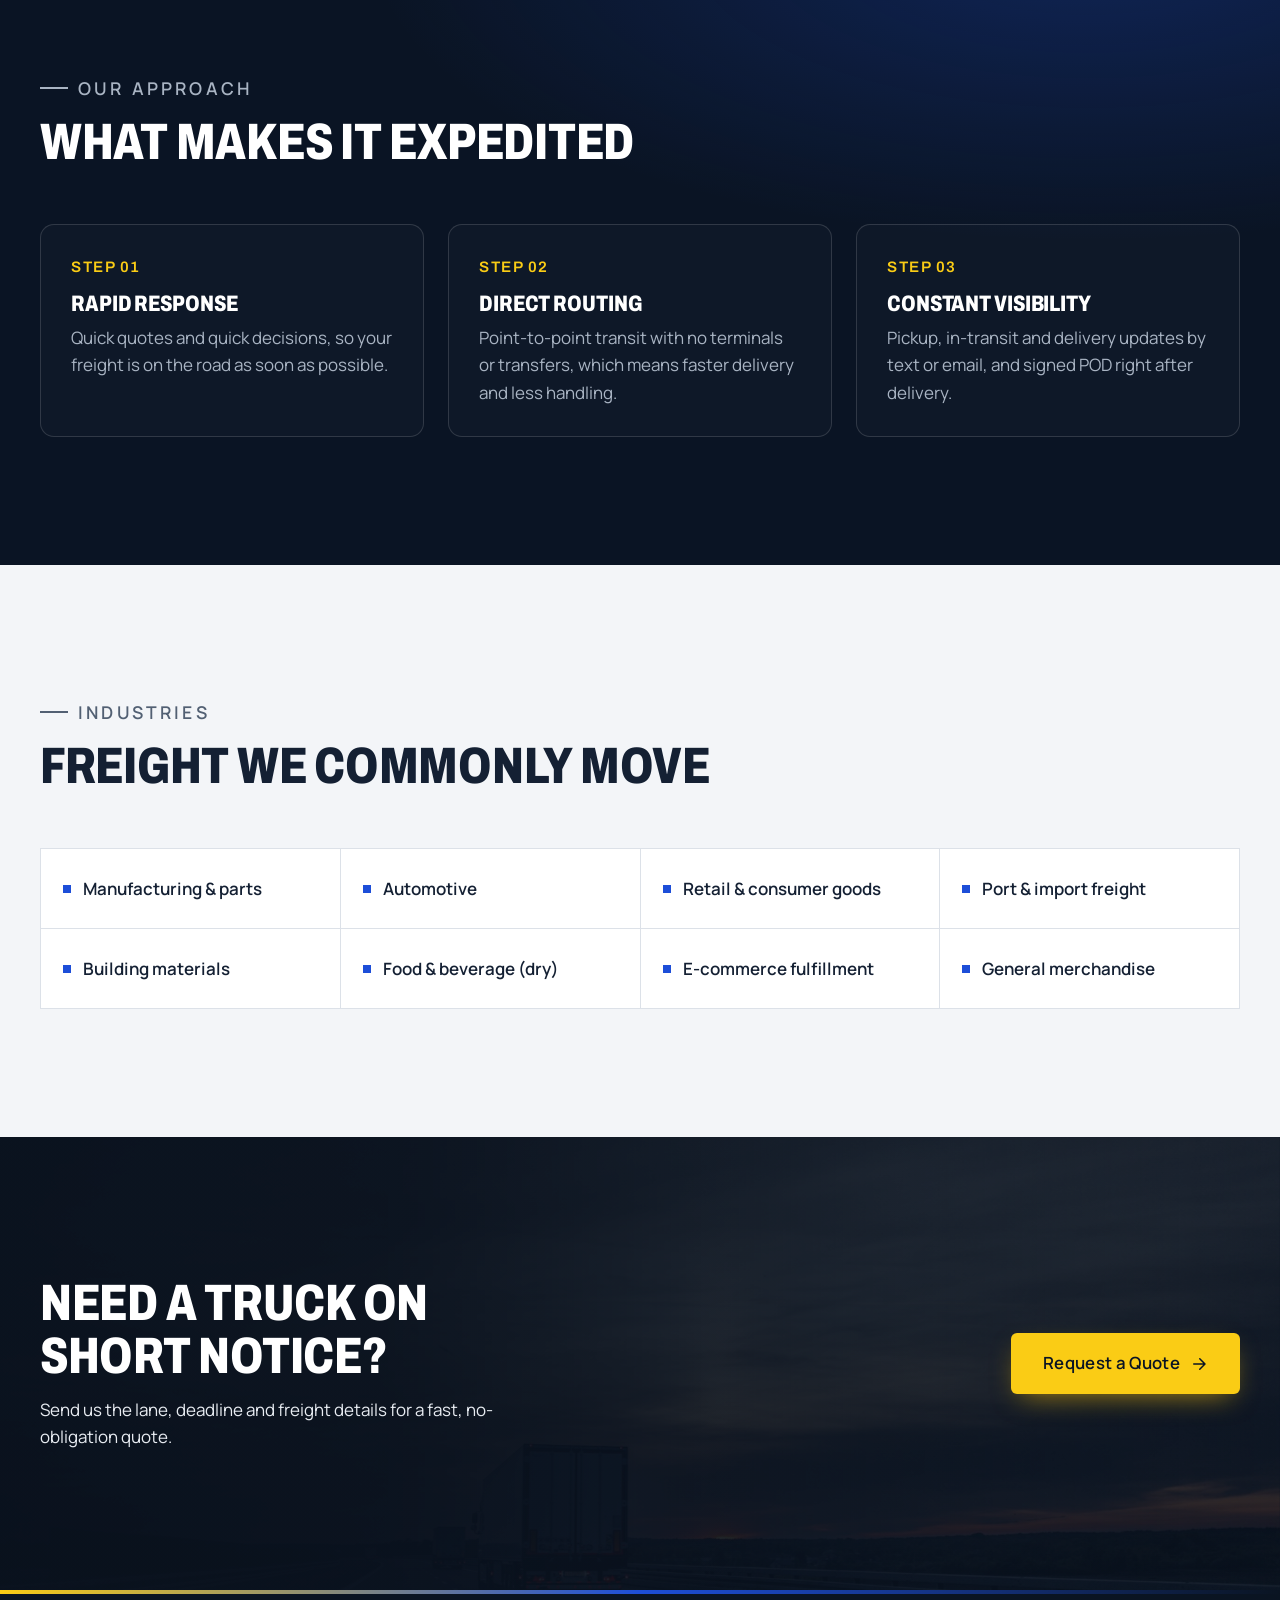
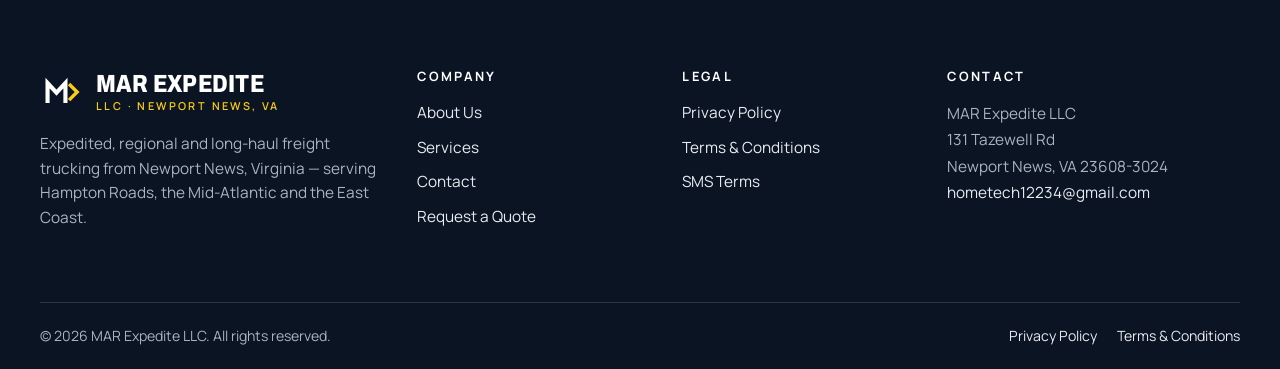
<file: services.html>
<!doctype html>
<html lang="en">
<head>
  <meta charset="utf-8">
  <meta name="viewport" content="width=device-width, initial-scale=1">
  <title>Freight Services | MAR Expedite LLC</title>
  <meta name="description" content="Expedited freight, same-day and next-day delivery, regional, long-haul and dedicated trucking services from MAR Expedite LLC in Newport News, Virginia.">
  <link rel="canonical" href="https://marexpeditellc.com/services.html">
  <meta name="theme-color" content="#0A1424">
  <link rel="icon" type="image/svg+xml" href="assets/img/logo-mark.svg">
  <link rel="preconnect" href="https://fonts.googleapis.com">
  <link rel="preconnect" href="https://fonts.gstatic.com" crossorigin>
  <link href="https://fonts.googleapis.com/css2?family=Archivo:wdth,wght@62..125,500..900&family=Manrope:wght@400;500;600;700;800&display=swap" rel="stylesheet">
  <link rel="stylesheet" href="assets/css/styles.css">
</head>
<body>
  <a class="skip-link" href="#main">Skip to content</a>

  <header class="site-header">
    <div class="container header-inner">
      <a class="brand" href="index.html" aria-label="MAR Expedite LLC — Home">
        <img src="assets/img/logo-mark.svg" alt="" width="44" height="44">
        <span class="brand-text"><span class="brand-name">MAR Expedite</span><span class="brand-sub">LLC · Newport News, VA</span></span>
      </a>
      <button class="nav-toggle" type="button" aria-controls="main-nav" aria-expanded="false" aria-label="Open menu">
        <svg viewBox="0 0 24 24" fill="none" stroke="currentColor" stroke-width="2" stroke-linecap="round" aria-hidden="true"><path d="M4 7h16M4 12h16M4 17h16"/></svg>
      </button>
      <nav class="main-nav" id="main-nav" aria-label="Main">
        <ul>
          <li><a href="index.html">Home</a></li>
          <li><a href="about.html">About</a></li>
          <li><a href="services.html" aria-current="page">Services</a></li>
          <li><a href="contact.html">Contact</a></li>
          <li><a class="btn btn-primary" href="contact.html">Request a Quote</a></li>
        </ul>
      </nav>
    </div>
  </header>
  <div class="nav-backdrop" aria-hidden="true"></div>
  <main id="main">
    <section class="page-hero on-dark">
      <img src="assets/img/hero-bridge-night.jpg" alt="" width="2000" height="1333">
      <div class="container">
        <p class="crumbs fade-in"><a href="index.html">Home</a> / Services</p>
        <h1 class="fade-in d1">Freight Services</h1>
        <p class="fade-in d2">Expedited, regional and long-haul trucking for shippers and brokers who can't afford delays.</p>
      </div>
    </section>

    <section class="section">
      <div class="container">
        <article class="svc-detail" id="expedited">
          <div class="svc-detail-media img-reveal"><img src="assets/img/hero-bridge-night.jpg" alt="Truck moving fast across a steel bridge" width="2000" height="1333" loading="lazy"></div>
          <div class="reveal">
            <span class="num">01</span>
            <h2>Expedited Freight</h2>
            <p>When a shipment is time-critical, we dispatch quickly and run it direct from your dock to its destination — no terminals, no cross-docking, and no extra stops. You get updates throughout the trip and confirmation the moment it delivers.</p>
            <ul class="pill-list">
              <li>Direct, non-stop transit</li><li>Fast dispatch</li><li>Line-down &amp; production parts</li><li>Proactive updates</li>
            </ul>
          </div>
        </article>

        <article class="svc-detail" id="same-day">
          <div class="svc-detail-media img-reveal"><img src="assets/img/cargo-van.jpg" alt="Box truck moving quickly through a town" width="1400" height="933" loading="lazy"></div>
          <div class="reveal">
            <span class="num">02</span>
            <h2>Same-Day &amp; Next-Day</h2>
            <p>Urgent deliveries across Hampton Roads and the surrounding region — Newport News, Hampton, Norfolk, Virginia Beach, Chesapeake, Williamsburg and Richmond — on deadlines measured in hours, not days.</p>
            <ul class="pill-list">
              <li>Hot loads</li><li>Appointment deliveries</li><li>After-hours by arrangement</li>
            </ul>
          </div>
        </article>

        <article class="svc-detail" id="regional">
          <div class="svc-detail-media img-reveal"><img src="assets/img/truck-fields.jpg" alt="Aerial view of a tractor-trailer on a rural highway" width="1400" height="933" loading="lazy"></div>
          <div class="reveal">
            <span class="num">03</span>
            <h2>Regional Freight</h2>
            <p>Dependable runs throughout Virginia and the Mid-Atlantic, including Washington, DC, Maryland, North Carolina and Pennsylvania — ideal for distribution center deliveries and warehouse transfers.</p>
            <ul class="pill-list">
              <li>Virginia &amp; Mid-Atlantic</li><li>Warehouse transfers</li><li>DC deliveries</li>
            </ul>
          </div>
        </article>

        <article class="svc-detail" id="long-haul">
          <div class="svc-detail-media img-reveal"><img src="assets/img/container-highway.jpg" alt="Truck hauling freight on an interstate" width="1600" height="1067" loading="lazy"></div>
          <div class="reveal">
            <span class="num">04</span>
            <h2>Long Haul &amp; Interstate</h2>
            <p>Over-the-road freight from Virginia up and down the East Coast and across the continental United States, with trip planning that respects hours-of-service rules and your delivery appointments.</p>
            <ul class="pill-list">
              <li>East Coast lanes</li><li>Nationwide</li><li>Check-calls &amp; updates</li>
            </ul>
          </div>
        </article>

        <article class="svc-detail" id="dedicated">
          <div class="svc-detail-media img-reveal"><img src="assets/img/white-semi-orange-trailer.jpg" alt="Semi truck and trailer parked beside a grassy field" width="1400" height="933" loading="lazy"></div>
          <div class="reveal">
            <span class="num">05</span>
            <h2>Dedicated Runs</h2>
            <p>Freight that moves on a regular schedule? A dedicated arrangement gives you consistent capacity, familiar drivers and predictable pricing on your recurring lanes.</p>
            <ul class="pill-list">
              <li>Recurring loads</li><li>Consistent pricing</li><li>Priority capacity</li>
            </ul>
          </div>
        </article>
      </div>
    </section>

    <section class="section section-dark on-dark">
      <div class="container">
        <div class="section-head">
          <p class="eyebrow reveal">Our approach</p>
          <h2 class="reveal d1">What makes it expedited</h2>
        </div>
        <div class="equip-grid">
          <div class="equip reveal">
            <span class="spec">Step 01</span>
            <h3>Rapid response</h3>
            <p>Quick quotes and quick decisions, so your freight is on the road as soon as possible.</p>
          </div>
          <div class="equip reveal d1">
            <span class="spec">Step 02</span>
            <h3>Direct routing</h3>
            <p>Point-to-point transit with no terminals or transfers, which means faster delivery and less handling.</p>
          </div>
          <div class="equip reveal d2">
            <span class="spec">Step 03</span>
            <h3>Constant visibility</h3>
            <p>Pickup, in-transit and delivery updates by text or email, and signed POD right after delivery.</p>
          </div>
        </div>
      </div>
    </section>

    <section class="section">
      <div class="container">
        <div class="section-head">
          <p class="eyebrow reveal">Industries</p>
          <h2 class="reveal d1">Freight we commonly move</h2>
        </div>
        <ul class="industry-list reveal">
          <li>Manufacturing &amp; parts</li>
          <li>Automotive</li>
          <li>Retail &amp; consumer goods</li>
          <li>Port &amp; import freight</li>
          <li>Building materials</li>
          <li>Food &amp; beverage (dry)</li>
          <li>E-commerce fulfillment</li>
          <li>General merchandise</li>
        </ul>
      </div>
    </section>

    <section class="cta-band on-dark">
      <img src="assets/img/highway-sunset.jpg" alt="" data-parallax loading="lazy">
      <div class="container cta-inner">
        <div class="reveal">
          <h2>Need a truck on short notice?</h2>
          <p>Send us the lane, deadline and freight details for a fast, no-obligation quote.</p>
        </div>
        <a class="btn btn-primary btn-lg reveal d2" href="contact.html">Request a Quote
          <svg viewBox="0 0 24 24" fill="none" stroke="currentColor" stroke-width="2" stroke-linecap="round" stroke-linejoin="round" aria-hidden="true"><path d="M5 12h14M13 5l7 7-7 7"/></svg>
        </a>
      </div>
    </section>
  </main>
  <footer class="site-footer">
    <div class="container footer-grid">
      <div>
        <a class="brand" href="index.html" aria-label="MAR Expedite LLC — Home">
          <img src="assets/img/logo-mark.svg" alt="" width="44" height="44">
          <span class="brand-text"><span class="brand-name">MAR Expedite</span><span class="brand-sub">LLC · Newport News, VA</span></span>
        </a>
        <p>Expedited, regional and long-haul freight trucking from Newport News, Virginia — serving Hampton Roads, the Mid-Atlantic and the East Coast.</p>
      </div>
      <div>
        <h4>Company</h4>
        <ul>
          <li><a href="about.html">About Us</a></li>
          <li><a href="services.html">Services</a></li>
          <li><a href="contact.html">Contact</a></li>
          <li><a href="contact.html">Request a Quote</a></li>
        </ul>
      </div>
      <div>
        <h4>Legal</h4>
        <ul>
          <li><a href="privacy-policy.html">Privacy Policy</a></li>
          <li><a href="terms-and-conditions.html">Terms &amp; Conditions</a></li>
          <li><a href="terms-and-conditions.html#sms-terms">SMS Terms</a></li>
        </ul>
      </div>
      <div>
        <h4>Contact</h4>
        <address>
          MAR Expedite LLC<br>
          131 Tazewell Rd<br>
          Newport News, VA 23608-3024<br>
          <a href="mailto:hometech12234@gmail.com">hometech12234@gmail.com</a>
        </address>
      </div>
    </div>
    <div class="container footer-bottom">
      <span>&copy; <span data-year>2026</span> MAR Expedite LLC. All rights reserved.</span>
      <nav aria-label="Legal">
        <a href="privacy-policy.html">Privacy Policy</a>
        <a href="terms-and-conditions.html">Terms &amp; Conditions</a>
      </nav>
    </div>
  </footer>

  <script src="assets/js/main.js" defer></script>
</body>
</html>
</file>
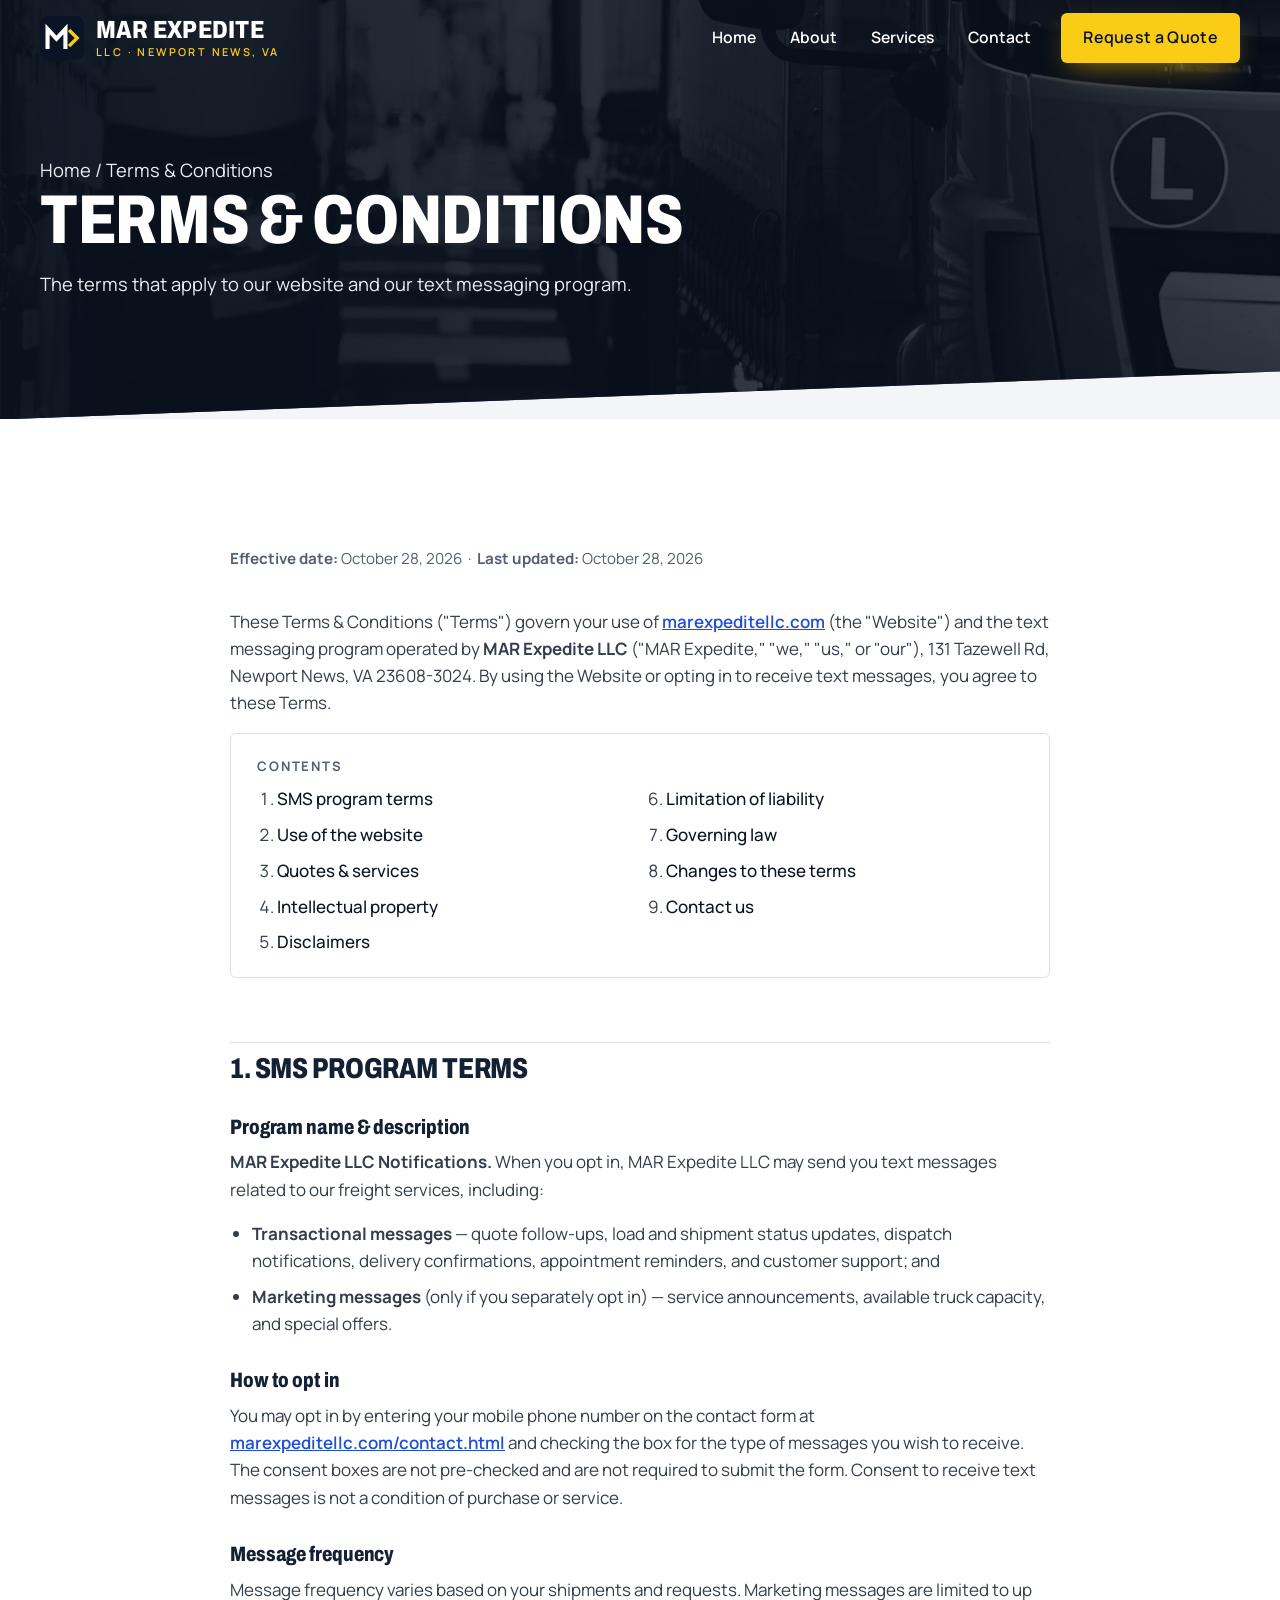
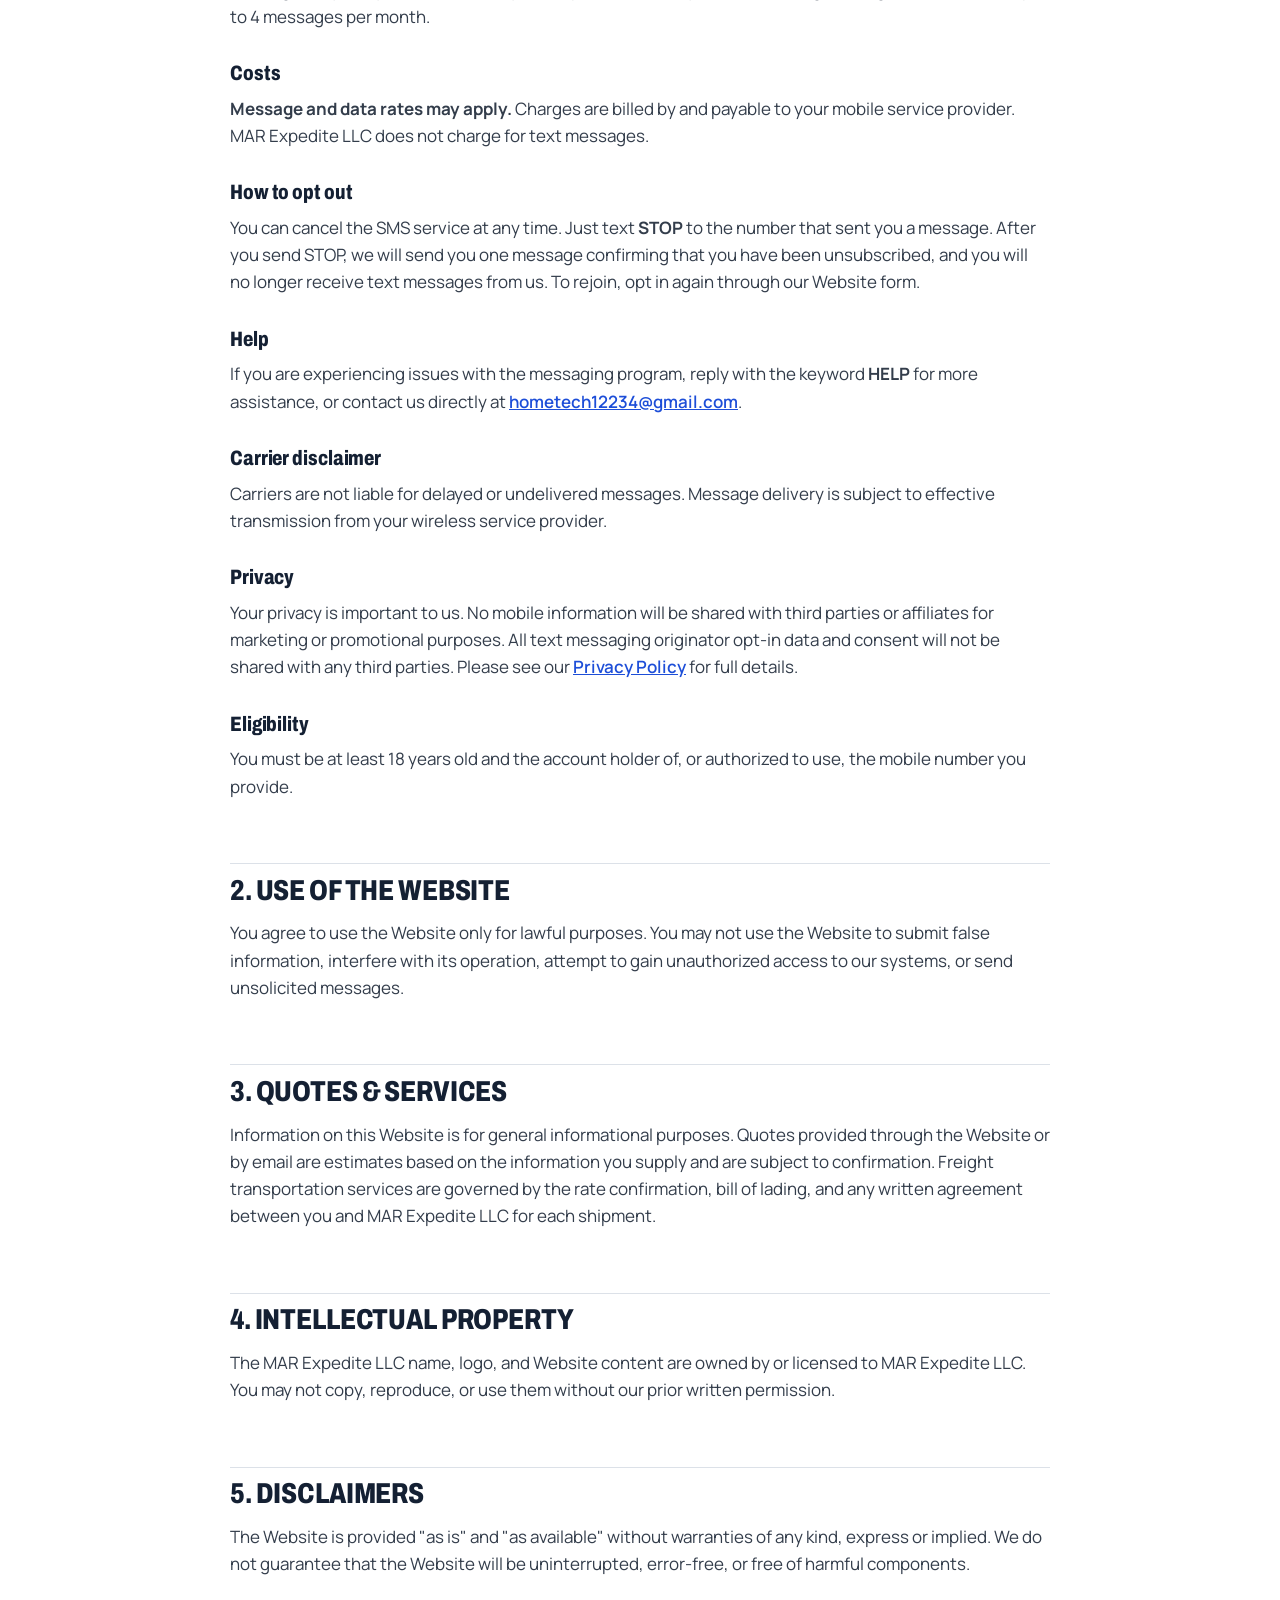
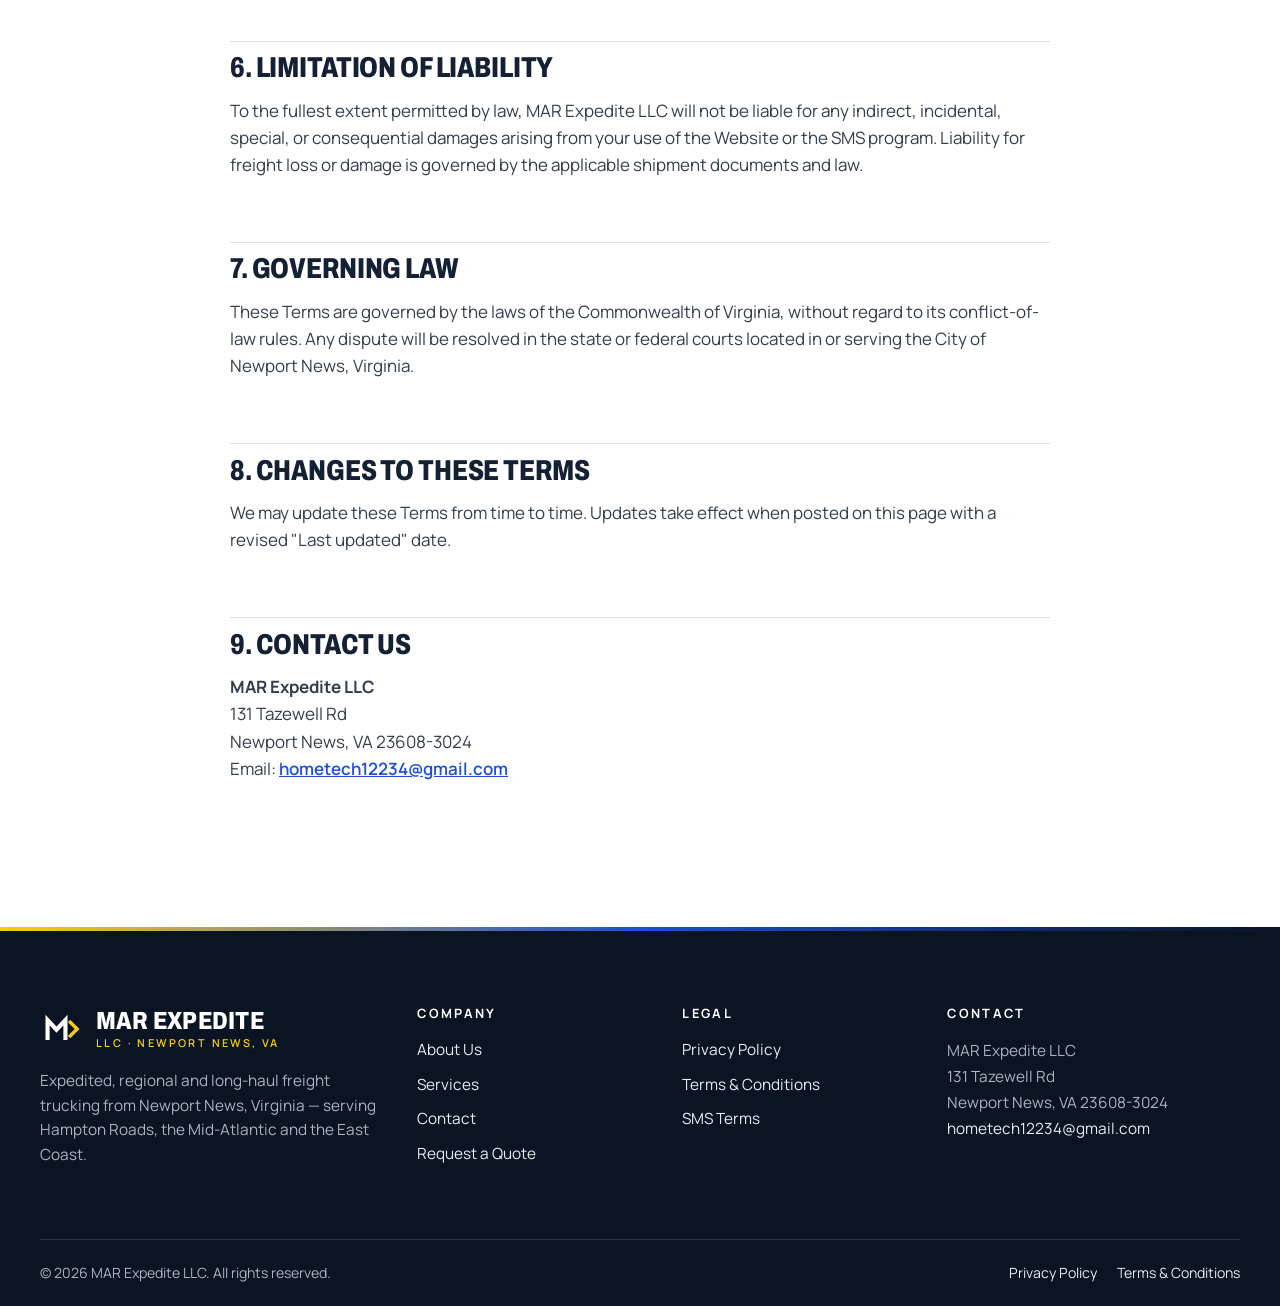
<file: terms-and-conditions.html>
<!doctype html>
<html lang="en">
<head>
  <meta charset="utf-8">
  <meta name="viewport" content="width=device-width, initial-scale=1">
  <title>Terms &amp; Conditions | MAR Expedite LLC</title>
  <meta name="description" content="Terms and Conditions for the MAR Expedite LLC website and SMS messaging program.">
  <link rel="canonical" href="https://marexpeditellc.com/terms-and-conditions.html">
  <meta name="theme-color" content="#0A1424">
  <link rel="icon" type="image/svg+xml" href="assets/img/logo-mark.svg">
  <link rel="preconnect" href="https://fonts.googleapis.com">
  <link rel="preconnect" href="https://fonts.gstatic.com" crossorigin>
  <link href="https://fonts.googleapis.com/css2?family=Archivo:wdth,wght@62..125,500..900&family=Manrope:wght@400;500;600;700;800&display=swap" rel="stylesheet">
  <link rel="stylesheet" href="assets/css/styles.css">
</head>
<body>
  <a class="skip-link" href="#main">Skip to content</a>

  <header class="site-header">
    <div class="container header-inner">
      <a class="brand" href="index.html" aria-label="MAR Expedite LLC — Home">
        <img src="assets/img/logo-mark.svg" alt="" width="44" height="44">
        <span class="brand-text"><span class="brand-name">MAR Expedite</span><span class="brand-sub">LLC · Newport News, VA</span></span>
      </a>
      <button class="nav-toggle" type="button" aria-controls="main-nav" aria-expanded="false" aria-label="Open menu">
        <svg viewBox="0 0 24 24" fill="none" stroke="currentColor" stroke-width="2" stroke-linecap="round" aria-hidden="true"><path d="M4 7h16M4 12h16M4 17h16"/></svg>
      </button>
      <nav class="main-nav" id="main-nav" aria-label="Main">
        <ul>
          <li><a href="index.html">Home</a></li>
          <li><a href="about.html">About</a></li>
          <li><a href="services.html">Services</a></li>
          <li><a href="contact.html">Contact</a></li>
          <li><a class="btn btn-primary" href="contact.html">Request a Quote</a></li>
        </ul>
      </nav>
    </div>
  </header>
  <div class="nav-backdrop" aria-hidden="true"></div>
  <main id="main">
    <section class="page-hero on-dark">
      <img src="assets/img/semi-line.jpg" alt="" width="1600" height="1067">
      <div class="container">
        <p class="crumbs fade-in"><a href="index.html">Home</a> / Terms &amp; Conditions</p>
        <h1 class="fade-in d1">Terms &amp; Conditions</h1>
        <p class="fade-in d2">The terms that apply to our website and our text messaging program.</p>
      </div>
    </section>

    <section class="section section-white">
      <div class="container legal">
        <p class="updated"><strong>Effective date:</strong> October 28, 2026 &nbsp;·&nbsp; <strong>Last updated:</strong> October 28, 2026</p>

        <p>These Terms &amp; Conditions ("Terms") govern your use of <a href="https://marexpeditellc.com">marexpeditellc.com</a> (the "Website") and the text messaging program operated by <strong>MAR Expedite LLC</strong> ("MAR Expedite," "we," "us," or "our"), 131 Tazewell Rd, Newport News, VA 23608-3024. By using the Website or opting in to receive text messages, you agree to these Terms.</p>

        <nav class="toc" aria-label="Contents">
          <strong>Contents</strong>
          <ol>
            <li><a href="#sms-terms">SMS program terms</a></li>
            <li><a href="#use">Use of the website</a></li>
            <li><a href="#quotes">Quotes &amp; services</a></li>
            <li><a href="#ip">Intellectual property</a></li>
            <li><a href="#disclaimer">Disclaimers</a></li>
            <li><a href="#liability">Limitation of liability</a></li>
            <li><a href="#law">Governing law</a></li>
            <li><a href="#changes">Changes to these terms</a></li>
            <li><a href="#contact">Contact us</a></li>
          </ol>
        </nav>

        <h2 id="sms-terms">1. SMS program terms</h2>
        <h3>Program name &amp; description</h3>
        <p><strong>MAR Expedite LLC Notifications.</strong> When you opt in, MAR Expedite LLC may send you text messages related to our freight services, including:</p>
        <ul>
          <li><strong>Transactional messages</strong> — quote follow-ups, load and shipment status updates, dispatch notifications, delivery confirmations, appointment reminders, and customer support; and</li>
          <li><strong>Marketing messages</strong> (only if you separately opt in) — service announcements, available truck capacity, and special offers.</li>
        </ul>

        <h3>How to opt in</h3>
        <p>You may opt in by entering your mobile phone number on the contact form at <a href="contact.html">marexpeditellc.com/contact.html</a> and checking the box for the type of messages you wish to receive. The consent boxes are not pre-checked and are not required to submit the form. Consent to receive text messages is not a condition of purchase or service.</p>

        <h3>Message frequency</h3>
        <p>Message frequency varies based on your shipments and requests. Marketing messages are limited to up to 4 messages per month.</p>

        <h3>Costs</h3>
        <p><strong>Message and data rates may apply.</strong> Charges are billed by and payable to your mobile service provider. MAR Expedite LLC does not charge for text messages.</p>

        <h3>How to opt out</h3>
        <p>You can cancel the SMS service at any time. Just text <strong>STOP</strong> to the number that sent you a message. After you send STOP, we will send you one message confirming that you have been unsubscribed, and you will no longer receive text messages from us. To rejoin, opt in again through our Website form.</p>

        <h3>Help</h3>
        <p>If you are experiencing issues with the messaging program, reply with the keyword <strong>HELP</strong> for more assistance, or contact us directly at <a href="mailto:hometech12234@gmail.com">hometech12234@gmail.com</a>.</p>

        <h3>Carrier disclaimer</h3>
        <p>Carriers are not liable for delayed or undelivered messages. Message delivery is subject to effective transmission from your wireless service provider.</p>

        <h3>Privacy</h3>
        <p>Your privacy is important to us. No mobile information will be shared with third parties or affiliates for marketing or promotional purposes. All text messaging originator opt-in data and consent will not be shared with any third parties. Please see our <a href="privacy-policy.html">Privacy Policy</a> for full details.</p>

        <h3>Eligibility</h3>
        <p>You must be at least 18 years old and the account holder of, or authorized to use, the mobile number you provide.</p>

        <h2 id="use">2. Use of the website</h2>
        <p>You agree to use the Website only for lawful purposes. You may not use the Website to submit false information, interfere with its operation, attempt to gain unauthorized access to our systems, or send unsolicited messages.</p>

        <h2 id="quotes">3. Quotes &amp; services</h2>
        <p>Information on this Website is for general informational purposes. Quotes provided through the Website or by email are estimates based on the information you supply and are subject to confirmation. Freight transportation services are governed by the rate confirmation, bill of lading, and any written agreement between you and MAR Expedite LLC for each shipment.</p>

        <h2 id="ip">4. Intellectual property</h2>
        <p>The MAR Expedite LLC name, logo, and Website content are owned by or licensed to MAR Expedite LLC. You may not copy, reproduce, or use them without our prior written permission.</p>

        <h2 id="disclaimer">5. Disclaimers</h2>
        <p>The Website is provided "as is" and "as available" without warranties of any kind, express or implied. We do not guarantee that the Website will be uninterrupted, error-free, or free of harmful components.</p>

        <h2 id="liability">6. Limitation of liability</h2>
        <p>To the fullest extent permitted by law, MAR Expedite LLC will not be liable for any indirect, incidental, special, or consequential damages arising from your use of the Website or the SMS program. Liability for freight loss or damage is governed by the applicable shipment documents and law.</p>

        <h2 id="law">7. Governing law</h2>
        <p>These Terms are governed by the laws of the Commonwealth of Virginia, without regard to its conflict-of-law rules. Any dispute will be resolved in the state or federal courts located in or serving the City of Newport News, Virginia.</p>

        <h2 id="changes">8. Changes to these terms</h2>
        <p>We may update these Terms from time to time. Updates take effect when posted on this page with a revised "Last updated" date.</p>

        <h2 id="contact">9. Contact us</h2>
        <p><strong>MAR Expedite LLC</strong><br>131 Tazewell Rd<br>Newport News, VA 23608-3024<br>Email: <a href="mailto:hometech12234@gmail.com">hometech12234@gmail.com</a></p>
      </div>
    </section>
  </main>
  <footer class="site-footer">
    <div class="container footer-grid">
      <div>
        <a class="brand" href="index.html" aria-label="MAR Expedite LLC — Home">
          <img src="assets/img/logo-mark.svg" alt="" width="44" height="44">
          <span class="brand-text"><span class="brand-name">MAR Expedite</span><span class="brand-sub">LLC · Newport News, VA</span></span>
        </a>
        <p>Expedited, regional and long-haul freight trucking from Newport News, Virginia — serving Hampton Roads, the Mid-Atlantic and the East Coast.</p>
      </div>
      <div>
        <h4>Company</h4>
        <ul>
          <li><a href="about.html">About Us</a></li>
          <li><a href="services.html">Services</a></li>
          <li><a href="contact.html">Contact</a></li>
          <li><a href="contact.html">Request a Quote</a></li>
        </ul>
      </div>
      <div>
        <h4>Legal</h4>
        <ul>
          <li><a href="privacy-policy.html">Privacy Policy</a></li>
          <li><a href="terms-and-conditions.html">Terms &amp; Conditions</a></li>
          <li><a href="terms-and-conditions.html#sms-terms">SMS Terms</a></li>
        </ul>
      </div>
      <div>
        <h4>Contact</h4>
        <address>
          MAR Expedite LLC<br>
          131 Tazewell Rd<br>
          Newport News, VA 23608-3024<br>
          <a href="mailto:hometech12234@gmail.com">hometech12234@gmail.com</a>
        </address>
      </div>
    </div>
    <div class="container footer-bottom">
      <span>&copy; <span data-year>2026</span> MAR Expedite LLC. All rights reserved.</span>
      <nav aria-label="Legal">
        <a href="privacy-policy.html">Privacy Policy</a>
        <a href="terms-and-conditions.html">Terms &amp; Conditions</a>
      </nav>
    </div>
  </footer>

  <script src="assets/js/main.js" defer></script>
</body>
</html>
</file>
<file: assets/css/styles.css>
/* ==========================================================================
   MAR Expedite LLC — site styles
   ========================================================================== */

:root {
  --ink: #0A1424;
  --ink-2: #111E33;
  --steel: #1E2F4A;
  --concrete: #F3F5F8;
  --paper: #FFFFFF;
  --line: #DCE1E8;
  --line-dark: rgba(255, 255, 255, 0.14);
  --text: #142033;
  --text-muted: #526073;
  --text-on-dark: #E8ECF2;
  --text-on-dark-muted: #A9B4C3;
  --accent: #1D4ED8;        /* links, icons, highlights on light backgrounds */
  --accent-hover: #1E40AF;
  --accent-bright: #FACC15; /* highlights on dark backgrounds */
  --btn-bg: #FACC15;
  --btn-text: #0A1424;
  --btn-hover: #EAB308;
  --success: #15803D;
  --danger: #B91C1C;

  --font-head: "Archivo", "Arial Narrow", Arial, sans-serif;
  --font-body: "Manrope", system-ui, -apple-system, "Segoe UI", Arial, sans-serif;

  --radius: 6px;
  --container: 1200px;
  --gutter: clamp(16px, 4vw, 40px);
  --header-h: 76px;

  --ease-out: cubic-bezier(0.22, 1, 0.36, 1);
}

*, *::before, *::after { box-sizing: border-box; }

html { scroll-behavior: smooth; -webkit-text-size-adjust: 100%; }

body {
  margin: 0;
  font-family: var(--font-body);
  font-size: 17px;
  line-height: 1.6;
  color: var(--text);
  background: var(--concrete);
  -webkit-font-smoothing: antialiased;
  overflow-x: clip;
}

img { max-width: 100%; height: auto; display: block; }
a { color: inherit; }
p { margin: 0 0 1em; }

h1, h2, h3, h4 {
  font-family: var(--font-head);
  font-weight: 800;
  font-stretch: 78%;
  line-height: 1.02;
  letter-spacing: -0.005em;
  margin: 0 0 0.5em;
  text-wrap: balance;
}
h1 { font-size: clamp(2.6rem, 6.4vw, 5.2rem); text-transform: uppercase; }
h2 { font-size: clamp(2rem, 4vw, 3.2rem); text-transform: uppercase; }
h3 { font-size: 1.6rem; }

.container { width: min(100% - 2 * var(--gutter), var(--container)); margin-inline: auto; }

.skip-link {
  position: absolute; left: 12px; top: -60px; z-index: 200;
  background: var(--btn-bg); color: var(--btn-text); padding: 10px 16px; border-radius: var(--radius);
  font-weight: 600; text-decoration: none; transition: top .2s;
}
.skip-link:focus { top: 12px; }

:focus-visible { outline: 3px solid #3B82F6; outline-offset: 3px; }

.eyebrow {
  display: inline-flex; align-items: center; gap: 10px;
  font-family: var(--font-body); font-weight: 600; font-size: 0.82rem;
  letter-spacing: 0.18em; text-transform: uppercase; color: var(--accent);
  margin-bottom: 14px;
}
.eyebrow::before { content: ""; width: 28px; height: 2px; background: currentColor; }
.on-dark .eyebrow { color: var(--accent-bright); }

/* ---------- Buttons ---------- */
.btn {
  display: inline-flex; align-items: center; justify-content: center; gap: 10px;
  min-height: 48px; padding: 12px 24px;
  font-family: var(--font-body); font-weight: 600; font-size: 1rem; letter-spacing: 0.02em;
  text-decoration: none; border: 2px solid transparent; border-radius: var(--radius);
  cursor: pointer; transition: background-color .2s, color .2s, border-color .2s, transform .2s var(--ease-out);
}
.btn svg { width: 18px; height: 18px; transition: transform .25s var(--ease-out); }
.btn:hover svg { transform: translateX(4px); }
.btn:active { transform: translateY(1px); }
.btn-primary { background: var(--btn-bg); color: var(--btn-text); }
.btn-primary:hover { background: var(--btn-hover); }
.btn-outline { border-color: currentColor; color: var(--ink); background: transparent; }
.btn-outline:hover { background: var(--ink); color: #fff; border-color: var(--ink); }
.on-dark .btn-outline { color: #fff; }
.on-dark .btn-outline:hover { background: #fff; color: var(--ink); border-color: #fff; }

/* ---------- Header ---------- */
.site-header {
  position: fixed; inset: 0 0 auto 0; z-index: 100;
  height: var(--header-h);
  display: flex; align-items: center;
  transition: background-color .3s, box-shadow .3s, height .3s;
}
.site-header.is-solid, .site-header.is-light {
  background: rgba(255, 255, 255, 0.97);
  box-shadow: 0 1px 0 var(--line), 0 6px 24px rgba(14, 27, 44, 0.06);
}
.site-header.is-solid { height: 66px; }
.header-inner { display: flex; align-items: center; justify-content: space-between; gap: 24px; }

.brand { display: flex; align-items: center; gap: 12px; text-decoration: none; color: #fff; }
.brand img, .brand svg { width: 44px; height: 44px; flex: none; }
.brand-text { display: flex; flex-direction: column; line-height: 1; }
.brand-name { font-family: var(--font-head); font-weight: 700; font-size: 1.55rem; letter-spacing: 0.03em; text-transform: uppercase; }
.brand-sub { font-size: 0.68rem; font-weight: 600; letter-spacing: 0.22em; text-transform: uppercase; color: var(--accent-bright); margin-top: 4px; }
.is-solid .brand, .is-light .brand { color: var(--ink); }
.is-solid .brand-sub, .is-light .brand-sub { color: var(--accent); }

.main-nav ul { list-style: none; margin: 0; padding: 0; display: flex; align-items: center; gap: 6px; }
.main-nav a:not(.btn) {
  display: inline-block; padding: 10px 14px; text-decoration: none;
  font-weight: 600; font-size: 0.98rem; color: #fff; position: relative;
}
.main-nav a:not(.btn)::after {
  content: ""; position: absolute; left: 14px; right: 14px; bottom: 4px; height: 2px;
  background: var(--accent-bright); transform: scaleX(0); transform-origin: left;
  transition: transform .3s var(--ease-out);
}
.main-nav a:not(.btn):hover::after, .main-nav a[aria-current="page"]::after { transform: scaleX(1); }
.is-solid .main-nav a:not(.btn), .is-light .main-nav a:not(.btn) { color: var(--ink); }
.main-nav .btn { margin-left: 10px; min-height: 44px; padding: 10px 20px; }

.nav-toggle {
  display: none; width: 46px; height: 46px; border: 0; background: transparent; cursor: pointer;
  color: #fff; align-items: center; justify-content: center; border-radius: var(--radius);
}
.nav-toggle svg { width: 28px; height: 28px; }
.is-solid .nav-toggle, .is-light .nav-toggle { color: var(--ink); }

@media (max-width: 900px) {
  .nav-toggle { display: inline-flex; }
  .main-nav {
    position: fixed; inset: 0 0 0 auto; width: min(86vw, 360px);
    background: var(--ink); padding: 96px 28px 28px;
    transform: translateX(100%); visibility: hidden;
    transition: transform .4s var(--ease-out), visibility 0s linear .4s;
    box-shadow: -20px 0 60px rgba(0, 0, 0, .25);
  }
  .main-nav.is-open { transform: none; visibility: visible; transition: transform .4s var(--ease-out), visibility 0s; }
  .main-nav ul { flex-direction: column; align-items: stretch; gap: 4px; }
  .main-nav a:not(.btn) { color: #fff !important; font-size: 1.25rem; padding: 14px 4px; border-bottom: 1px solid var(--line-dark); }
  .main-nav a:not(.btn)::after { display: none; }
  .main-nav .btn { margin: 20px 0 0; width: 100%; }
  .nav-toggle { position: relative; z-index: 110; }
  .nav-open .nav-toggle { color: #fff; }
  .nav-backdrop { position: fixed; inset: 0; background: rgba(8, 14, 24, .55); opacity: 0; pointer-events: none; transition: opacity .3s; z-index: 90; }
  .nav-open .nav-backdrop { opacity: 1; pointer-events: auto; }
}

/* ---------- Hero (home) ---------- */
.hero {
  position: relative; min-height: 100svh; display: flex; align-items: flex-end;
  color: #fff; overflow: hidden; background: var(--ink);
}
.hero-media { position: absolute; inset: 0; }
.hero-media img {
  width: 100%; height: 100%; object-fit: cover; object-position: 70% 50%;
  transform: scale(1.12); animation: heroZoom 14s var(--ease-out) forwards;
}
@keyframes heroZoom { to { transform: scale(1); } }
.hero::after {
  content: ""; position: absolute; inset: 0;
  background:
    linear-gradient(90deg, rgba(10, 18, 30, .88) 0%, rgba(10, 18, 30, .62) 45%, rgba(10, 18, 30, .1) 100%),
    linear-gradient(0deg, rgba(10, 18, 30, .85) 0%, rgba(10, 18, 30, 0) 40%);
}
.hero-content { position: relative; z-index: 2; padding: calc(var(--header-h) + 60px) 0 120px; max-width: 760px; }
.hero h1 { margin-bottom: 22px; }
.hero h1 .line { display: block; overflow: hidden; }
.hero h1 .line > span { display: inline-block; transform: translateY(105%); animation: lineUp .9s var(--ease-out) forwards; }
.hero h1 .line:nth-child(2) > span { animation-delay: .12s; }
.hero h1 .line:nth-child(3) > span { animation-delay: .24s; }
.hero h1 em { font-style: normal; color: var(--accent-bright); }
@keyframes lineUp { to { transform: none; } }
.hero-lead { font-size: clamp(1.05rem, 1.6vw, 1.25rem); color: var(--text-on-dark); max-width: 560px; margin-bottom: 32px; }
.hero-actions { display: flex; flex-wrap: wrap; gap: 14px; }
.fade-in { opacity: 0; transform: translateY(16px); animation: fadeUp .8s var(--ease-out) forwards; }
.fade-in.d1 { animation-delay: .45s; } .fade-in.d2 { animation-delay: .6s; } .fade-in.d3 { animation-delay: .75s; }
@keyframes fadeUp { to { opacity: 1; transform: none; } }

/* lane ticker */
.ticker {
  position: absolute; left: 0; right: 0; bottom: 0; z-index: 3;
  border-top: 1px solid var(--line-dark); background: rgba(10, 18, 30, .55);
  backdrop-filter: blur(4px); overflow: hidden;
}
.ticker-track { display: flex; width: max-content; animation: ticker 40s linear infinite; }
.ticker:hover .ticker-track { animation-play-state: paused; }
.ticker ul { display: flex; list-style: none; margin: 0; padding: 0; }
.ticker li {
  font-family: var(--font-head); font-weight: 600; font-size: 1.05rem; letter-spacing: .14em; text-transform: uppercase;
  color: var(--text-on-dark-muted); padding: 16px 28px; display: flex; align-items: center; gap: 28px; white-space: nowrap;
}
.ticker li::after { content: ""; width: 6px; height: 6px; background: var(--accent-bright); transform: rotate(45deg); }
@keyframes ticker { to { transform: translateX(-50%); } }

/* ---------- Page hero (inner pages) ---------- */
.page-hero {
  position: relative; color: #fff; background: var(--ink); overflow: hidden;
  padding: calc(var(--header-h) + 80px) 0 80px;
}
.page-hero img { position: absolute; inset: 0; width: 100%; height: 100%; object-fit: cover; opacity: .38; transform: scale(1.06); animation: heroZoom 12s var(--ease-out) forwards; }
.page-hero::after { content: ""; position: absolute; inset: 0; background: linear-gradient(90deg, rgba(10,18,30,.9), rgba(10,18,30,.35)); }
.page-hero .container { position: relative; z-index: 2; }
.page-hero h1 { font-size: clamp(2.4rem, 5.4vw, 4.4rem); margin-bottom: 14px; }
.page-hero p { color: var(--text-on-dark); font-size: 1.15rem; max-width: 620px; margin: 0; }
.crumbs { font-size: .9rem; color: var(--text-on-dark-muted); margin-bottom: 18px; }
.crumbs a { color: var(--text-on-dark); text-decoration: none; }
.crumbs a:hover { text-decoration: underline; }

/* ---------- Sections ---------- */
.section { padding: clamp(72px, 10vw, 128px) 0; }
.section-dark { background: var(--ink); color: var(--text-on-dark); }
.section-dark h2, .section-dark h3 { color: #fff; }
.section-white { background: var(--paper); }
.section-head { max-width: 720px; margin-bottom: 56px; }
.section-head p { color: var(--text-muted); font-size: 1.1rem; }
.section-dark .section-head p { color: var(--text-on-dark-muted); }
.section-head.split { max-width: none; display: grid; grid-template-columns: 1.1fr 1fr; gap: 48px; align-items: end; }
@media (max-width: 860px) { .section-head.split { grid-template-columns: 1fr; gap: 8px; } }

/* intro / split */
.split { display: grid; grid-template-columns: 1fr 1fr; gap: clamp(32px, 6vw, 88px); align-items: center; }
.split-media { position: relative; }
.split-media img { width: 100%; aspect-ratio: 4 / 5; object-fit: cover; border-radius: var(--radius); }
.split-media .tag {
  position: absolute; left: -18px; bottom: 32px; background: var(--accent); color: #fff;
  padding: 16px 22px; border-radius: var(--radius); box-shadow: 0 16px 40px rgba(14,27,44,.25);
  font-family: var(--font-head); font-weight: 700; font-size: 1.25rem; letter-spacing: .04em; text-transform: uppercase; line-height: 1.15;
}
.split-media .tag small { display: block; font-family: var(--font-body); font-weight: 500; font-size: .8rem; letter-spacing: .08em; opacity: .9; }
.split-body p { color: var(--text-muted); font-size: 1.08rem; }
.checklist { list-style: none; padding: 0; margin: 28px 0 36px; display: grid; gap: 14px; }
.checklist li { display: flex; gap: 14px; align-items: flex-start; font-weight: 500; }
.checklist svg { flex: none; width: 22px; height: 22px; color: var(--accent); margin-top: 2px; }
@media (max-width: 860px) {
  .split { grid-template-columns: 1fr; }
  .split-media img { aspect-ratio: 4 / 3; }
  .split-media .tag { left: 12px; bottom: 12px; }
}

/* ---------- Services list (home) ---------- */
.svc-list { border-top: 1px solid var(--line-dark); }
.svc-row {
  display: grid; grid-template-columns: 80px 1.1fr 1.4fr 48px; gap: 24px; align-items: center;
  padding: 30px 0; border-bottom: 1px solid var(--line-dark); text-decoration: none; color: inherit;
  position: relative; transition: padding .35s var(--ease-out);
}
.svc-row:hover { padding-left: 14px; }
.svc-num { font-family: var(--font-head); font-weight: 600; font-size: 1.1rem; color: var(--accent-bright); letter-spacing: .1em; }
.svc-row h3 { margin: 0; font-size: clamp(1.6rem, 2.6vw, 2.2rem); text-transform: uppercase; color: #fff; }
.svc-row p { margin: 0; color: var(--text-on-dark-muted); }
.svc-arrow { width: 44px; height: 44px; border-radius: 50%; border: 1px solid var(--line-dark); display: grid; place-items: center; transition: background-color .3s, border-color .3s, transform .3s var(--ease-out); }
.svc-arrow svg { width: 18px; height: 18px; }
.svc-row:hover .svc-arrow { background: var(--btn-bg); border-color: var(--btn-bg); color: var(--btn-text); transform: rotate(-45deg); }
.svc-preview {
  position: fixed; top: 0; left: 0; width: 300px; aspect-ratio: 4 / 3; pointer-events: none; z-index: 50;
  border-radius: var(--radius); overflow: hidden; opacity: 0; transform: scale(.85);
  transition: opacity .25s, transform .35s var(--ease-out); box-shadow: 0 30px 60px rgba(0,0,0,.4);
}
.svc-preview.is-visible { opacity: 1; transform: scale(1); }
.svc-preview img { width: 100%; height: 100%; object-fit: cover; }
@media (max-width: 760px) {
  .svc-row { grid-template-columns: 1fr 44px; gap: 8px 16px; }
  .svc-num { grid-column: 1 / -1; }
  .svc-row p { grid-column: 1 / 2; }
  .svc-arrow { grid-row: 2; grid-column: 2; }
  .svc-preview { display: none; }
}
@media (hover: none) { .svc-preview { display: none; } }

/* ---------- Process ---------- */
.process { display: grid; grid-template-columns: repeat(4, 1fr); gap: 0; position: relative; counter-reset: step; }
.process-road {
  position: absolute; left: 0; right: 0; top: 27px; height: 4px; background: var(--line);
  border-radius: 2px; overflow: hidden;
}
.process-road span { position: absolute; inset: 0; background: var(--accent); transform: scaleX(0); transform-origin: left; transition: transform 1.6s var(--ease-out); }
.process.is-visible .process-road span { transform: scaleX(1); }
.step { padding-right: 28px; position: relative; }
.step-dot {
  width: 58px; height: 58px; border-radius: 50%; background: var(--paper); border: 4px solid var(--line);
  display: grid; place-items: center; position: relative; z-index: 1; margin-bottom: 26px;
  font-family: var(--font-head); font-weight: 700; font-size: 1.3rem; color: var(--ink);
  transition: border-color .4s, background-color .4s, color .4s;
}
.process.is-visible .step-dot { border-color: var(--accent); background: var(--accent); color: #fff; }
.process.is-visible .step:nth-child(3) .step-dot { transition-delay: .35s; }
.process.is-visible .step:nth-child(4) .step-dot { transition-delay: .7s; }
.process.is-visible .step:nth-child(5) .step-dot { transition-delay: 1.05s; }
.step h3 { font-size: 1.45rem; text-transform: uppercase; }
.step p { color: var(--text-muted); margin: 0; }
@media (max-width: 860px) {
  .process { grid-template-columns: 1fr; gap: 36px; padding-left: 0; }
  .process-road { left: 27px; right: auto; top: 0; bottom: 0; width: 4px; height: auto; }
  .process-road span { transform: scaleY(0); transform-origin: top; }
  .process.is-visible .process-road span { transform: scaleY(1); }
  .step { display: grid; grid-template-columns: 58px 1fr; gap: 0 22px; padding: 0; }
  .step-dot { margin: 0; grid-row: span 2; }
}

/* ---------- Commitments ---------- */
.commit-grid { display: grid; grid-template-columns: repeat(2, 1fr); gap: 1px; background: var(--line); border: 1px solid var(--line); border-radius: var(--radius); overflow: hidden; }
.commit { background: var(--paper); padding: 40px 36px; display: grid; grid-template-columns: 52px 1fr; gap: 20px; transition: background-color .3s; }
.commit:hover { background: #FBFAF7; }
.commit-icon { width: 52px; height: 52px; border-radius: var(--radius); background: rgba(29, 78, 216, .1); color: var(--accent); display: grid; place-items: center; }
.commit-icon svg { width: 26px; height: 26px; }
.commit h3 { font-size: 1.45rem; text-transform: uppercase; margin-bottom: 8px; }
.commit p { margin: 0; color: var(--text-muted); }
@media (max-width: 760px) { .commit-grid { grid-template-columns: 1fr; } .commit { padding: 30px 24px; } }

/* ---------- CTA band ---------- */
.cta-band { position: relative; color: #fff; overflow: hidden; background: var(--ink); }
.cta-band img { position: absolute; inset: -10% 0; width: 100%; height: 120%; object-fit: cover; opacity: .35; will-change: transform; }
.cta-band::after { content: ""; position: absolute; inset: 0; background: linear-gradient(90deg, rgba(10,18,30,.92) 30%, rgba(10,18,30,.45)); }
.cta-inner { position: relative; z-index: 2; padding: clamp(80px, 11vw, 140px) 0; display: flex; justify-content: space-between; align-items: center; gap: 32px; flex-wrap: wrap; }
.cta-inner h2 { max-width: 640px; margin: 0; }
.cta-inner p { color: var(--text-on-dark); margin: 14px 0 0; max-width: 520px; }

/* ---------- Location ---------- */
.location { display: grid; grid-template-columns: 1fr 1.4fr; gap: 0; background: var(--paper); border-radius: var(--radius); overflow: hidden; border: 1px solid var(--line); }
.location-info { padding: clamp(32px, 4vw, 52px); }
.info-list { list-style: none; padding: 0; margin: 28px 0 0; display: grid; gap: 22px; }
.info-list li { display: grid; grid-template-columns: 44px 1fr; gap: 16px; align-items: start; }
.info-list .ic { width: 44px; height: 44px; border-radius: var(--radius); background: var(--ink); color: #fff; display: grid; place-items: center; }
.info-list .ic svg { width: 20px; height: 20px; }
.info-list strong { display: block; font-size: .8rem; letter-spacing: .14em; text-transform: uppercase; color: var(--text-muted); font-weight: 600; margin-bottom: 2px; }
.info-list a { color: var(--ink); font-weight: 600; text-decoration: none; }
.info-list a:hover { color: var(--accent); text-decoration: underline; }
.map-wrap { position: relative; min-height: 420px; background: #E5E3DF; }
.map-wrap iframe { position: absolute; inset: 0; width: 100%; height: 100%; border: 0; filter: grayscale(.25) contrast(1.05); }
@media (max-width: 860px) { .location { grid-template-columns: 1fr; } .map-wrap { min-height: 320px; } }

/* ---------- Service detail (services page) ---------- */
.svc-detail { display: grid; grid-template-columns: 1fr 1fr; gap: clamp(32px, 6vw, 80px); align-items: center; padding: 56px 0; border-bottom: 1px solid var(--line); }
.svc-detail:last-child { border-bottom: 0; }
.svc-detail:nth-child(even) .svc-detail-media { order: 2; }
.svc-detail-media { overflow: hidden; border-radius: var(--radius); }
.svc-detail-media img { width: 100%; aspect-ratio: 3 / 2; object-fit: cover; transition: transform 1.2s var(--ease-out); }
.svc-detail:hover .svc-detail-media img { transform: scale(1.04); }
.svc-detail h2 { font-size: clamp(1.8rem, 3.2vw, 2.6rem); }
.svc-detail p { color: var(--text-muted); }
.svc-detail .num { font-family: var(--font-head); color: var(--accent); font-weight: 700; letter-spacing: .12em; font-size: 1rem; display: block; margin-bottom: 8px; }
.pill-list { display: flex; flex-wrap: wrap; gap: 8px; list-style: none; padding: 0; margin: 20px 0 0; }
.pill-list li { padding: 6px 12px; border: 1px solid var(--line); border-radius: 999px; font-size: .9rem; font-weight: 500; background: var(--paper); }
@media (max-width: 860px) { .svc-detail { grid-template-columns: 1fr; } .svc-detail:nth-child(even) .svc-detail-media { order: 0; } }

.equip-grid { display: grid; grid-template-columns: repeat(3, 1fr); gap: 24px; }
.equip { border: 1px solid var(--line-dark); border-radius: var(--radius); padding: 30px; transition: border-color .3s, transform .3s var(--ease-out); }
.equip:hover { border-color: var(--accent-bright); transform: translateY(-4px); }
.equip h3 { font-size: 1.4rem; text-transform: uppercase; margin-bottom: 8px; }
.equip p { color: var(--text-on-dark-muted); margin: 0; }
.equip .spec { font-family: var(--font-head); font-weight: 600; color: var(--accent-bright); letter-spacing: .1em; font-size: .95rem; text-transform: uppercase; margin-bottom: 14px; display: block; }
@media (max-width: 860px) { .equip-grid { grid-template-columns: 1fr; } }

.industry-list { display: grid; grid-template-columns: repeat(4, 1fr); gap: 0; border-top: 1px solid var(--line); border-left: 1px solid var(--line); list-style: none; padding: 0; margin: 0; }
.industry-list li { padding: 26px 22px; border-right: 1px solid var(--line); border-bottom: 1px solid var(--line); font-weight: 600; background: var(--paper); display: flex; align-items: center; gap: 12px; }
.industry-list li::before { content: ""; width: 8px; height: 8px; background: var(--accent); flex: none; }
@media (max-width: 860px) { .industry-list { grid-template-columns: repeat(2, 1fr); } }

/* ---------- Company facts (about) ---------- */
.facts { width: 100%; border-collapse: collapse; background: var(--paper); border: 1px solid var(--line); border-radius: var(--radius); overflow: hidden; }
.facts th, .facts td { text-align: left; padding: 18px 22px; border-bottom: 1px solid var(--line); vertical-align: top; }
.facts th { width: 38%; font-size: .82rem; letter-spacing: .14em; text-transform: uppercase; color: var(--text-muted); font-weight: 600; }
.facts tr:last-child th, .facts tr:last-child td { border-bottom: 0; }
.facts a { color: var(--accent); font-weight: 600; }
@media (max-width: 600px) { .facts th, .facts td { display: block; width: 100%; } .facts th { border-bottom: 0; padding-bottom: 2px; } .facts td { padding-top: 0; } }

.values { display: grid; grid-template-columns: repeat(3, 1fr); gap: 40px; counter-reset: v; }
.value { border-top: 3px solid var(--accent-bright); padding-top: 22px; }
.value h3 { font-size: 1.5rem; text-transform: uppercase; color: #fff; }
.value p { color: var(--text-on-dark-muted); margin: 0; }
@media (max-width: 860px) { .values { grid-template-columns: 1fr; gap: 32px; } }

/* ---------- Contact ---------- */
.contact-grid { display: grid; grid-template-columns: 1.5fr 1fr; gap: clamp(32px, 5vw, 64px); align-items: start; }
@media (max-width: 960px) { .contact-grid { grid-template-columns: 1fr; } }
.form-card { background: var(--paper); border: 1px solid var(--line); border-radius: var(--radius); padding: clamp(24px, 4vw, 48px); }
.form-card h2 { font-size: clamp(1.8rem, 3vw, 2.4rem); }
.form-intro { color: var(--text-muted); margin-bottom: 28px; }
.form-row { display: grid; grid-template-columns: 1fr 1fr; gap: 20px; }
@media (max-width: 600px) { .form-row { grid-template-columns: 1fr; } }
.field { margin-bottom: 20px; }
.field label { display: block; font-weight: 600; font-size: .95rem; margin-bottom: 6px; color: var(--ink); }
.field .req { color: var(--danger); }
.field .opt { color: var(--text-muted); font-weight: 400; font-size: .88rem; }
.field input, .field select, .field textarea {
  width: 100%; font: inherit; font-size: 16px; color: var(--text);
  background: #FCFBF9; border: 1.5px solid #CFC9BE; border-radius: var(--radius);
  padding: 12px 14px; min-height: 48px; transition: border-color .2s, box-shadow .2s, background-color .2s;
}
.field textarea { min-height: 130px; resize: vertical; }
.field input:focus, .field select:focus, .field textarea:focus { outline: none; border-color: var(--accent); background: #fff; box-shadow: 0 0 0 3px rgba(29, 78, 216, .18); }
.field.has-error input, .field.has-error select, .field.has-error textarea { border-color: var(--danger); }
.field-error { display: none; color: var(--danger); font-size: .88rem; margin-top: 6px; font-weight: 500; }
.field.has-error .field-error { display: block; }
.hint { font-size: .86rem; color: var(--text-muted); margin-top: 6px; }

.consent-box { border: 1px solid var(--line); background: #FAF8F4; border-radius: var(--radius); padding: 18px 18px 6px; margin: 8px 0 24px; }
.consent-box legend { font-weight: 700; font-size: .95rem; padding: 0 6px; color: var(--ink); }
.consent { display: grid; grid-template-columns: 24px 1fr; gap: 12px; align-items: start; margin-bottom: 16px; }
.consent input[type="checkbox"] { width: 22px; height: 22px; margin: 2px 0 0; accent-color: var(--accent); cursor: pointer; }
.consent label { font-size: .9rem; line-height: 1.55; color: #3A4452; cursor: pointer; }
.consent a { color: var(--accent); font-weight: 600; }
.form-legal { font-size: .85rem; color: var(--text-muted); margin-top: 16px; }
.form-legal a { color: var(--accent); }
.form-status { display: none; margin-top: 18px; padding: 14px 16px; border-radius: var(--radius); font-weight: 500; }
.form-status.is-success { display: block; background: #ECFDF3; color: #14532D; border: 1px solid #BBF7D0; }
.form-status.is-error { display: block; background: #FEF2F2; color: #7F1D1D; border: 1px solid #FECACA; }
.btn[disabled] { opacity: .65; cursor: progress; }

.contact-aside .aside-card { background: var(--ink); color: var(--text-on-dark); border-radius: var(--radius); padding: 36px 32px; margin-bottom: 24px; }
.contact-aside .aside-card h3 { color: #fff; font-size: 1.6rem; text-transform: uppercase; }
.contact-aside .info-list a { color: #fff; }
.contact-aside .info-list strong { color: var(--text-on-dark-muted); }
.contact-aside .info-list .ic { background: var(--accent); }
.contact-aside .map-wrap { min-height: 300px; border-radius: var(--radius); overflow: hidden; border: 1px solid var(--line); }
.hours { margin: 0; padding: 0; list-style: none; }
.hours li { display: flex; justify-content: space-between; padding: 10px 0; border-bottom: 1px solid var(--line-dark); font-size: .95rem; }
.hours li:last-child { border-bottom: 0; }

/* ---------- Legal pages ---------- */
.legal { max-width: 820px; }
.legal .updated { color: var(--text-muted); font-size: .95rem; margin-bottom: 36px; }
.legal h2 { font-size: 1.8rem; margin-top: 2.2em; padding-top: .4em; border-top: 1px solid var(--line); }
.legal h3 { font-size: 1.3rem; margin-top: 1.6em; }
.legal p, .legal li { color: #333D4B; }
.legal ul { padding-left: 1.3em; }
.legal li { margin-bottom: .5em; }
.legal a { color: var(--accent); font-weight: 600; }
.legal .callout { background: var(--paper); border-left: 4px solid var(--accent); padding: 20px 24px; border-radius: 0 var(--radius) var(--radius) 0; margin: 24px 0; }
.legal .callout p:last-child { margin: 0; }
.toc { background: var(--paper); border: 1px solid var(--line); border-radius: var(--radius); padding: 22px 26px; margin-bottom: 8px; }
.toc strong { display: block; margin-bottom: 8px; font-size: .82rem; letter-spacing: .14em; text-transform: uppercase; color: var(--text-muted); }
.toc ol { margin: 0; padding-left: 1.2em; columns: 2; column-gap: 32px; }
.toc a { color: var(--ink); font-weight: 500; text-decoration: none; }
.toc a:hover { color: var(--accent); text-decoration: underline; }
@media (max-width: 600px) { .toc ol { columns: 1; } }

/* ---------- Footer ---------- */
.site-footer { background: #0A1422; color: var(--text-on-dark-muted); padding: 80px 0 0; font-size: .96rem; }
.footer-grid { display: grid; grid-template-columns: 1.5fr 1fr 1fr 1.3fr; gap: 40px; padding-bottom: 56px; }
.site-footer .brand { color: #fff; margin-bottom: 18px; }
.site-footer .brand-sub { color: var(--accent-bright); }
.site-footer h4 { font-family: var(--font-body); font-size: .8rem; letter-spacing: .18em; text-transform: uppercase; color: #fff; margin-bottom: 18px; font-weight: 700; }
.site-footer ul { list-style: none; padding: 0; margin: 0; display: grid; gap: 10px; }
.site-footer a { color: var(--text-on-dark); text-decoration: none; }
.site-footer a:hover { color: var(--accent-bright); text-decoration: underline; }
.site-footer address { font-style: normal; line-height: 1.7; }
.footer-bottom { border-top: 1px solid var(--line-dark); padding: 22px 0; display: flex; justify-content: space-between; flex-wrap: wrap; gap: 12px; font-size: .88rem; }
.footer-bottom nav { display: flex; gap: 20px; flex-wrap: wrap; }
@media (max-width: 860px) { .footer-grid { grid-template-columns: 1fr 1fr; } }
@media (max-width: 560px) { .footer-grid { grid-template-columns: 1fr; } }

/* ---------- Scroll reveal ---------- */
.js .reveal { opacity: 0; transform: translateY(28px); transition: opacity .9s var(--ease-out), transform .9s var(--ease-out); }
.js .reveal.is-visible { opacity: 1; transform: none; }
.js .reveal-left { transform: translateX(-36px); }
.js .reveal-right { transform: translateX(36px); }
.js .reveal-scale { transform: scale(.94); }
.js .reveal.d1 { transition-delay: .1s; } .js .reveal.d2 { transition-delay: .2s; } .js .reveal.d3 { transition-delay: .3s; } .js .reveal.d4 { transition-delay: .4s; }

.img-reveal { position: relative; overflow: hidden; border-radius: var(--radius); }
.js .img-reveal::after { content: ""; position: absolute; inset: 0; background: var(--accent); transform-origin: right; transition: transform 1.1s var(--ease-out) .1s; }
.js .img-reveal.is-visible::after { transform: scaleX(0); }

/* ---------- Reduced motion ---------- */
@media (prefers-reduced-motion: reduce) {
  *, *::before, *::after { animation-duration: .01ms !important; animation-iteration-count: 1 !important; transition-duration: .01ms !important; scroll-behavior: auto !important; }
  .ticker-track { animation: none; }
  .hero h1 .line > span, .fade-in { transform: none; opacity: 1; }
}

/* ==========================================================================
   Visual polish layer
   ========================================================================== */

/* Buttons */
.btn { position: relative; overflow: hidden; isolation: isolate; }
.btn-lg { min-height: 56px; padding: 15px 30px; font-size: 1.05rem; }
.btn-primary { box-shadow: 0 10px 28px -10px rgba(234, 179, 8, .7); }
.btn-primary::before {
  content: ""; position: absolute; inset: 0 auto 0 -60%; width: 50%; z-index: -1;
  background: linear-gradient(100deg, transparent, rgba(255,255,255,.55), transparent);
  transform: skewX(-20deg); transition: left .7s var(--ease-out);
}
.btn-primary:hover::before { left: 120%; }
.btn-primary:hover { box-shadow: 0 14px 34px -10px rgba(234, 179, 8, .85); transform: translateY(-2px); }
.btn-ghost { color: #fff; background: rgba(255,255,255,.08); border-color: rgba(255,255,255,.35); backdrop-filter: blur(6px); }
.btn-ghost:hover { background: #fff; color: var(--ink); border-color: #fff; }

/* Scroll progress + back to top */
.scroll-progress { position: fixed; top: 0; left: 0; right: 0; height: 3px; z-index: 150; background: var(--accent-bright); transform: scaleX(0); transform-origin: left; pointer-events: none; }
.to-top {
  position: fixed; right: 20px; bottom: 20px; z-index: 80; width: 50px; height: 50px; border-radius: 50%;
  border: 0; cursor: pointer; background: var(--btn-bg); color: var(--btn-text); display: grid; place-items: center;
  box-shadow: 0 12px 30px -8px rgba(234,179,8,.7); opacity: 0; transform: translateY(16px) scale(.9); pointer-events: none;
  transition: opacity .3s, transform .35s var(--ease-out), background-color .2s;
}
.to-top svg { width: 22px; height: 22px; }
.to-top.is-shown { opacity: 1; transform: none; pointer-events: auto; }
.to-top:hover { background: var(--btn-hover); }

/* Hero */
.hero-grid { display: grid; grid-template-columns: 1fr 340px; gap: 48px; align-items: end; position: relative; z-index: 2; }
.hero-content { padding-bottom: 150px; }
.hero-card {
  margin-bottom: 150px; padding: 26px; border-radius: 16px; color: #fff;
  background: rgba(14, 27, 44, .5); border: 1px solid rgba(255,255,255,.16);
  backdrop-filter: blur(16px) saturate(1.2); -webkit-backdrop-filter: blur(16px) saturate(1.2);
  box-shadow: 0 30px 60px -20px rgba(0,0,0,.5);
}
.hero-card-top { display: flex; align-items: center; gap: 12px; font-weight: 600; font-size: .95rem; padding-bottom: 18px; border-bottom: 1px solid rgba(255,255,255,.14); }
.pulse { position: relative; width: 10px; height: 10px; border-radius: 50%; background: #22C55E; flex: none; }
.pulse::after { content: ""; position: absolute; inset: -5px; border-radius: 50%; border: 2px solid #22C55E; animation: pulse 2s ease-out infinite; }
@keyframes pulse { from { transform: scale(.6); opacity: 1; } to { transform: scale(1.8); opacity: 0; } }
.hero-card-list { list-style: none; padding: 0; margin: 18px 0; display: grid; gap: 14px; }
.hero-card-list li { display: flex; gap: 12px; align-items: center; color: var(--text-on-dark); font-size: .98rem; }
.hero-card-list svg { width: 22px; height: 22px; color: var(--accent-bright); flex: none; }
.hero-card-link { display: block; text-align: center; padding: 12px; border-radius: 10px; background: rgba(255,255,255,.08); color: #fff; font-weight: 600; text-decoration: none; transition: background-color .2s; }
.hero-card-link:hover { background: rgba(255,255,255,.16); }
.hero-lines { position: absolute; inset: 0; z-index: 1; display: flex; justify-content: space-evenly; pointer-events: none; }
.hero-lines span { width: 1px; height: 100%; background: rgba(255,255,255,.05); position: relative; overflow: hidden; }
.hero-lines span::after { content: ""; position: absolute; left: 0; width: 1px; height: 140px; top: -140px; background: linear-gradient(transparent, rgba(250,204,21,.8)); animation: streak 6s linear infinite; }
.hero-lines span:nth-child(2)::after { animation-delay: 2s; }
.hero-lines span:nth-child(3)::after { animation-delay: 4s; }
@keyframes streak { to { top: 110%; } }
.scroll-cue { position: absolute; left: 50%; bottom: 82px; z-index: 3; width: 28px; height: 44px; margin-left: -14px; border: 2px solid rgba(255,255,255,.55); border-radius: 16px; }
.scroll-cue span { position: absolute; left: 50%; top: 8px; width: 4px; height: 8px; margin-left: -2px; border-radius: 2px; background: #fff; animation: cue 1.8s ease-in-out infinite; }
@keyframes cue { 0% { transform: translateY(0); opacity: 1; } 80% { transform: translateY(14px); opacity: 0; } 100% { opacity: 0; } }
@media (max-width: 1080px) {
  .hero-grid { grid-template-columns: 1fr; }
  .hero-card, .scroll-cue { display: none; }
}

/* Highlighted word */
.hl { background: linear-gradient(transparent 62%, rgba(250,204,21,.35) 62%) no-repeat 0 0 / 0% 100%; transition: background-size 1.1s var(--ease-out) .5s; }
.is-visible .hl, .is-visible.hl { background-size: 100% 100%; }

/* Intro stacked photos */
.split-media.stacked { padding: 0 0 56px; }
.split-media.stacked .main-shot { width: 84%; }
.split-media.stacked .main-shot img { aspect-ratio: 4 / 5; }
.split-media.stacked .sub-shot { position: absolute; right: 0; bottom: 0; width: 52%; border: 8px solid var(--concrete); border-radius: 12px; box-shadow: 0 24px 50px -20px rgba(14,27,44,.45); }
.split-media.stacked .sub-shot img { aspect-ratio: 4 / 3; border-radius: 4px; }
.split-media.stacked .tag { bottom: 96px; }
.split-media img { border-radius: 12px; }
.img-reveal { border-radius: 12px; }

/* Angled dark section */
.angled { clip-path: polygon(0 3vw, 100% 0, 100% calc(100% - 3vw), 0 100%); padding-top: calc(clamp(72px, 10vw, 128px) + 3vw); padding-bottom: calc(clamp(72px, 10vw, 128px) + 3vw); margin: -3vw 0; position: relative; z-index: 2; }
.section-dark { background: radial-gradient(1200px 500px at 85% 0%, rgba(250,204,21,.12), transparent 60%), var(--ink); }

/* Bento service cards */
.bento { display: grid; grid-template-columns: 1.35fr 1fr 1fr; grid-auto-rows: 290px; gap: 18px; }
.bento-card { position: relative; overflow: hidden; border-radius: 16px; text-decoration: none; color: #fff; border: 1px solid rgba(255,255,255,.1); background: var(--ink-2); }
.bento-card.b-lg { grid-row: span 2; }
.bento-card img { position: absolute; inset: 0; width: 100%; height: 100%; object-fit: cover; transition: transform 1.2s var(--ease-out); }
.bento-card::after { content: ""; position: absolute; inset: 0; background: linear-gradient(180deg, rgba(10,18,30,.05) 20%, rgba(10,18,30,.92) 100%); transition: background-color .4s; }
.bento-card:hover img { transform: scale(1.08); }
.bento-card:hover::after { background-color: rgba(29,78,216,.18); }
.bento-body { position: absolute; left: 0; right: 0; bottom: 0; z-index: 2; padding: 26px; }
.bento-num { display: inline-block; font-family: var(--font-head); font-weight: 700; letter-spacing: .12em; font-size: .9rem; color: var(--btn-text); background: var(--btn-bg); padding: 3px 10px; border-radius: 4px; margin-bottom: 12px; }
.bento-card h3 { color: #fff; text-transform: uppercase; font-size: clamp(1.5rem, 2.2vw, 2rem); margin-bottom: 6px; }
.b-lg h3 { font-size: clamp(2rem, 3.4vw, 2.9rem); }
.bento-card p { color: rgba(232,236,242,.85); margin: 0; font-size: .98rem; max-width: 420px; }
.bento-more { display: inline-flex; align-items: center; gap: 8px; margin-top: 14px; font-weight: 600; color: var(--accent-bright); opacity: 0; transform: translateY(10px); transition: opacity .35s, transform .35s var(--ease-out); }
.bento-more svg { width: 18px; height: 18px; }
.bento-card:hover .bento-more, .bento-card:focus-visible .bento-more { opacity: 1; transform: none; }
@media (hover: none) { .bento-more { opacity: 1; transform: none; } }
@media (max-width: 960px) { .bento { grid-template-columns: 1fr 1fr; grid-auto-rows: 260px; } .bento-card.b-lg { grid-column: span 2; grid-row: span 1; } }
@media (max-width: 600px) { .bento { grid-template-columns: 1fr; } .bento-card.b-lg { grid-column: auto; } }

/* Coverage / route map */
.coverage-grid { display: grid; grid-template-columns: 1fr 1.35fr; gap: clamp(32px, 5vw, 72px); align-items: center; }
.muted { color: var(--text-muted); font-size: 1.08rem; }
.lane-list { list-style: none; padding: 0; margin: 28px 0 0; border-top: 1px solid var(--line); }
.lane-list li { display: flex; justify-content: space-between; align-items: center; gap: 12px; padding: 14px 0; border-bottom: 1px solid var(--line); font-weight: 600; color: var(--ink); }
.lane-list li span:last-child { font-size: .78rem; letter-spacing: .12em; text-transform: uppercase; color: var(--accent); background: rgba(29,78,216,.09); padding: 4px 10px; border-radius: 999px; }
.route-map { background: var(--paper); border: 1px solid var(--line); border-radius: 18px; padding: 12px; box-shadow: 0 30px 60px -30px rgba(14,27,44,.3); }
.route-map svg { width: 100%; height: auto; display: block; }
.routes path { stroke: var(--accent); stroke-width: 3; stroke-dasharray: 2 9; opacity: .75; animation: flow 1s linear infinite; }
@keyframes flow { to { stroke-dashoffset: -11; } }
.hq-ring { transform-box: fill-box; transform-origin: center; animation: ring 2.2s ease-out infinite; }
@keyframes ring { from { transform: scale(1); opacity: .9; } to { transform: scale(3); opacity: 0; } }
@media (max-width: 960px) { .coverage-grid { grid-template-columns: 1fr; } }

/* Commitments with photo */
.commit-wrap { display: grid; grid-template-columns: 1fr 1.1fr; gap: clamp(40px, 6vw, 88px); align-items: center; }
.commit-photo { position: relative; padding-bottom: 60px; }
.commit-photo img { aspect-ratio: 4 / 4.6; object-fit: cover; width: 100%; }
.commit-quote { position: absolute; right: -24px; bottom: 0; max-width: 360px; background: var(--accent); color: #fff; padding: 28px; border-radius: 14px; box-shadow: 0 30px 50px -20px rgba(29,78,216,.6); }
.commit-quote svg { width: 34px; height: 34px; opacity: .55; margin-bottom: 8px; }
.commit-quote p { font-family: var(--font-head); font-size: 1.35rem; line-height: 1.25; font-weight: 600; margin-bottom: 12px; }
.commit-quote span { font-size: .9rem; opacity: .85; }
.commit-list { display: grid; gap: 14px; margin-top: 8px; }
.commit-list .commit { background: var(--paper); border: 1px solid var(--line); border-radius: 12px; padding: 22px 24px; transition: transform .35s var(--ease-out), border-color .3s, box-shadow .3s; }
.commit-list .commit:hover { transform: translateX(8px); border-color: rgba(29,78,216,.45); box-shadow: 0 16px 36px -20px rgba(14,27,44,.35); }
.commit-list .commit h3 { font-size: 1.3rem; }
@media (max-width: 960px) { .commit-wrap { grid-template-columns: 1fr; } .commit-quote { right: 12px; left: 12px; max-width: none; } }

/* Photo marquee */
.gallery { overflow: hidden; padding: 0 0 clamp(72px, 9vw, 112px); }
.gallery-track { display: flex; width: max-content; animation: marquee 70s linear infinite; }
.gallery:hover .gallery-track { animation-play-state: paused; }
.gallery-track img { height: clamp(180px, 22vw, 280px); width: auto; aspect-ratio: 3 / 2; object-fit: cover; border-radius: 12px; margin-right: 16px; filter: saturate(.9); transition: filter .4s, transform .4s var(--ease-out); }
.gallery-track img:hover { filter: saturate(1.15); transform: translateY(-6px); }
@keyframes marquee { to { transform: translateX(-50%); } }

/* Inner page hero: angled edge */
.page-hero { clip-path: polygon(0 0, 100% 0, 100% calc(100% - 48px), 0 100%); padding-bottom: 120px; }

/* Cards: softer radius everywhere */
.form-card, .location, .facts, .contact-aside .aside-card, .contact-aside .map-wrap, .commit-grid { border-radius: 16px; }
.form-card { box-shadow: 0 30px 60px -36px rgba(14,27,44,.35); }
.svc-detail-media, .svc-detail-media img { border-radius: 14px; }
.equip { border-radius: 14px; background: rgba(255,255,255,.02); }
.site-footer { position: relative; }
.site-footer::before { content: ""; position: absolute; top: 0; left: 0; right: 0; height: 4px; background: linear-gradient(90deg, var(--accent-bright), var(--accent), transparent); }

/* Phone links */
.main-nav a.nav-phone { display: inline-flex; align-items: center; gap: 8px; white-space: nowrap; }
.main-nav a.nav-phone svg { width: 17px; height: 17px; color: var(--accent-bright); flex: none; }
.main-nav a.nav-phone::after { display: none; }
.main-nav a.nav-phone:hover span { text-decoration: underline; text-underline-offset: 4px; }
.is-solid .main-nav a.nav-phone svg { color: var(--accent); }
@media (min-width: 901px) and (max-width: 1180px) { .nav-phone-item { display: none; } }
.hero-card-link.is-phone { display: flex; align-items: center; justify-content: center; gap: 10px; background: var(--accent); }
.hero-card-link.is-phone:hover { background: var(--accent-hover); }
.hero-card-link.is-phone svg { width: 18px; height: 18px; }
.hero-card-mail { display: block; text-align: center; margin-top: 10px; font-size: .92rem; color: var(--text-on-dark-muted); text-decoration: none; }
.hero-card-mail:hover { color: #fff; text-decoration: underline; }
.cta-actions { display: flex; flex-wrap: wrap; gap: 14px; }
.cta-actions .btn-ghost svg { width: 18px; height: 18px; }
.cta-actions .btn-ghost:hover svg { transform: none; }

/* MAR Expedite brand touches */
.is-solid .main-nav a:not(.btn)::after { background: var(--accent); }
.brand-name { font-stretch: 82%; font-weight: 800; letter-spacing: .01em; }
.hero h1 { font-stretch: 75%; letter-spacing: -.01em; }
.hero-card-link.is-phone { color: var(--btn-text); background: var(--btn-bg); }
.hero-card-link.is-phone:hover { background: var(--btn-hover); }
.split-media .tag, .commit-quote { background: var(--accent); }
.section-dark { background: radial-gradient(1200px 500px at 85% 0%, rgba(29,78,216,.28), transparent 60%), var(--ink); }

/* Thank-you panel */
.thanks { text-align: center; padding: clamp(24px, 6vw, 64px) 8px; }
.thanks[hidden] { display: none; }
.thanks-icon { width: 92px; height: 92px; margin: 0 auto 24px; border-radius: 50%; background: rgba(21,128,61,.1); display: grid; place-items: center; animation: popIn .6s var(--ease-out) both; }
.thanks-icon svg { width: 52px; height: 52px; color: var(--success); }
.thanks-icon path { stroke-dasharray: 30; stroke-dashoffset: 30; animation: draw .6s var(--ease-out) .35s forwards; }
@keyframes draw { to { stroke-dashoffset: 0; } }
@keyframes popIn { from { transform: scale(.4); opacity: 0; } to { transform: none; opacity: 1; } }
.thanks h2 { font-size: clamp(2rem, 4vw, 2.8rem); margin-bottom: 12px; }
.thanks p { color: var(--text-muted); font-size: 1.12rem; max-width: 460px; margin: 0 auto 28px; }

@media (prefers-reduced-motion: reduce) {
  .gallery-track, .routes path, .hq-ring, .hero-lines span::after, .pulse::after, .scroll-cue span { animation: none !important; }
  .hl { background-size: 100% 100%; }
}
</file>
